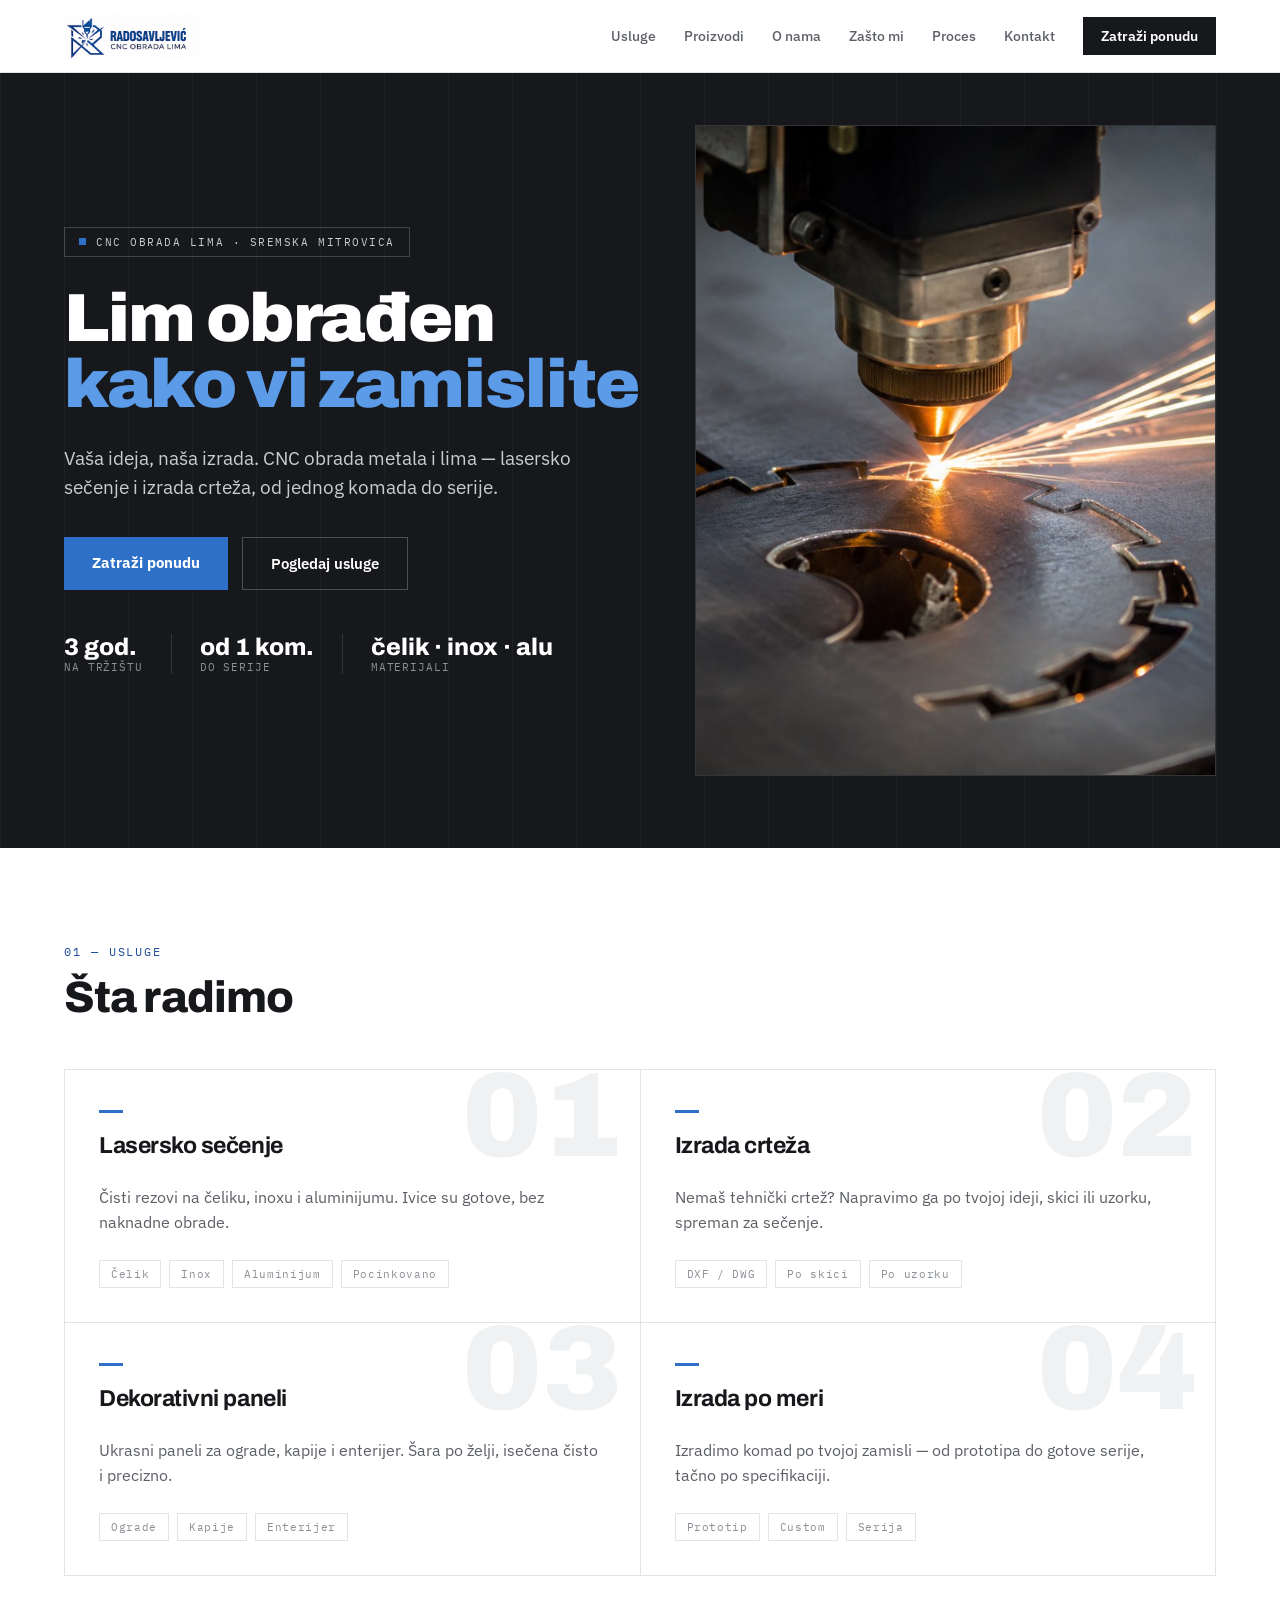
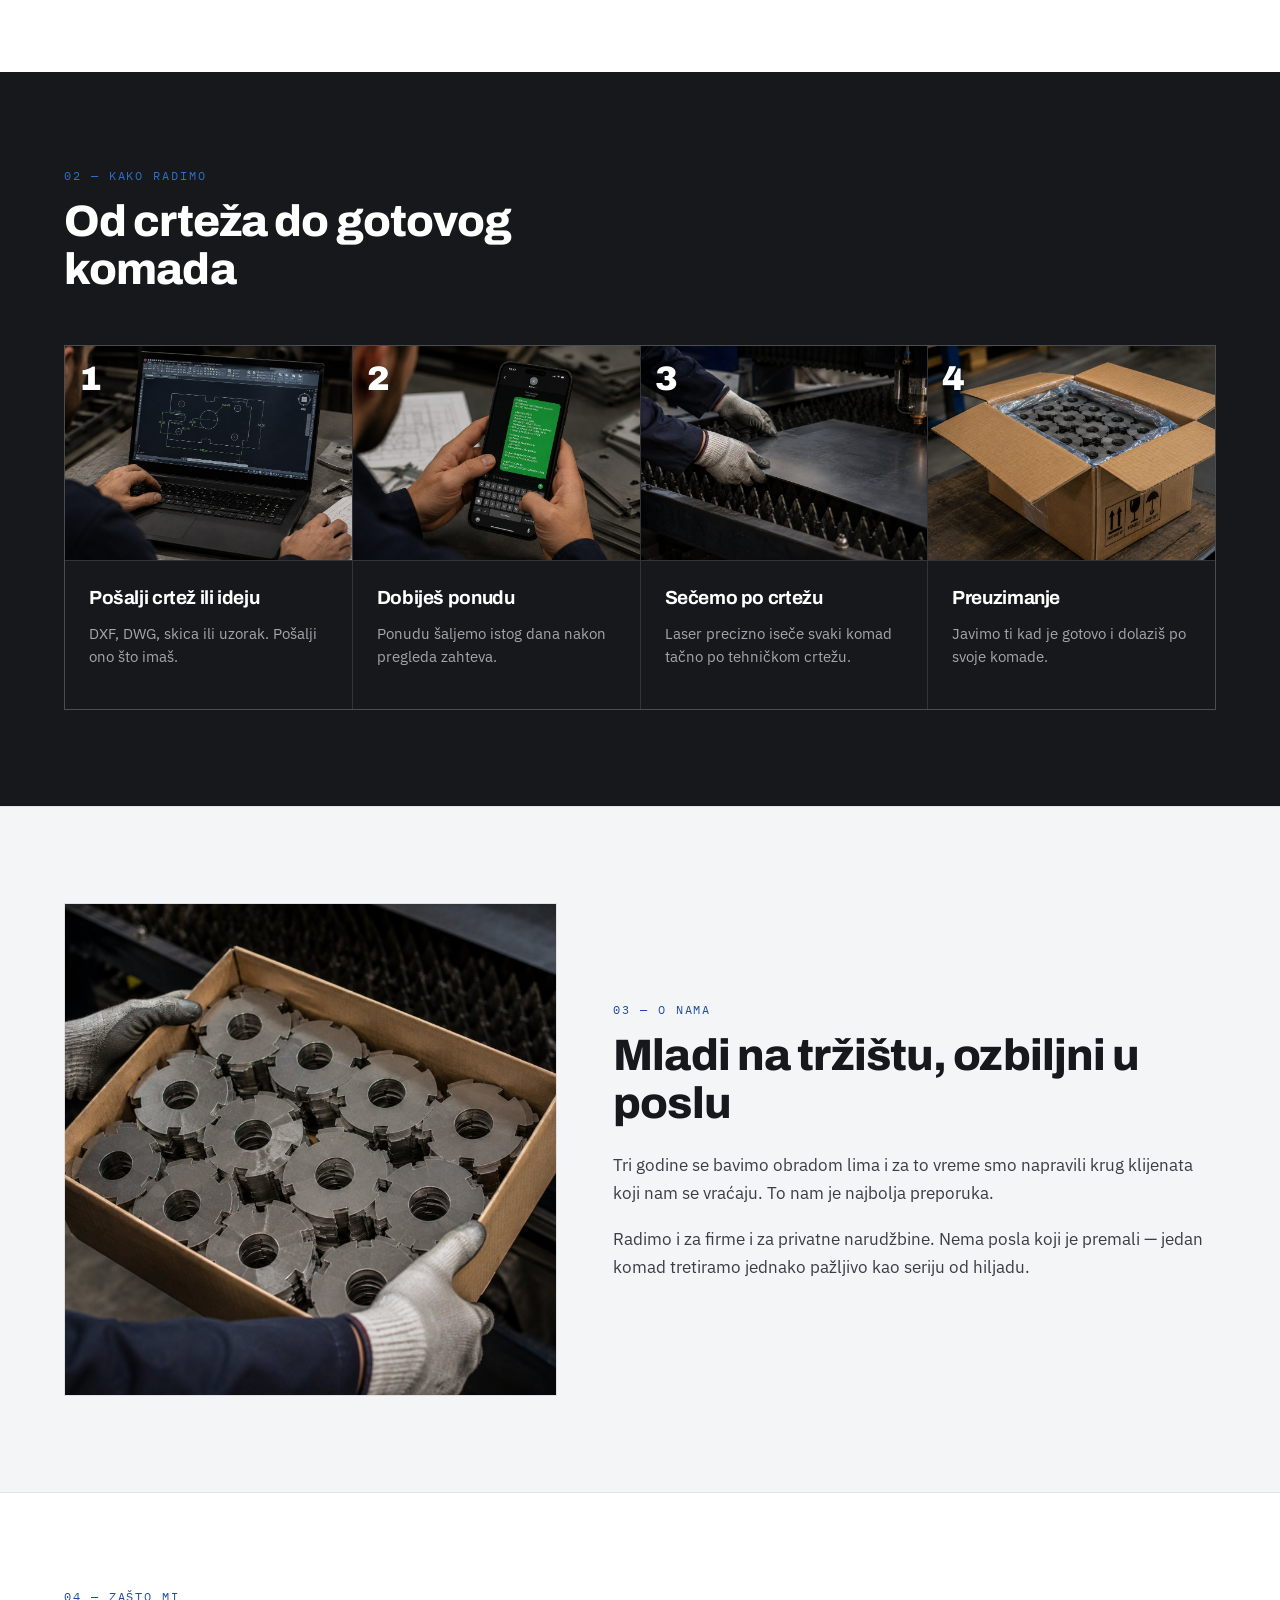
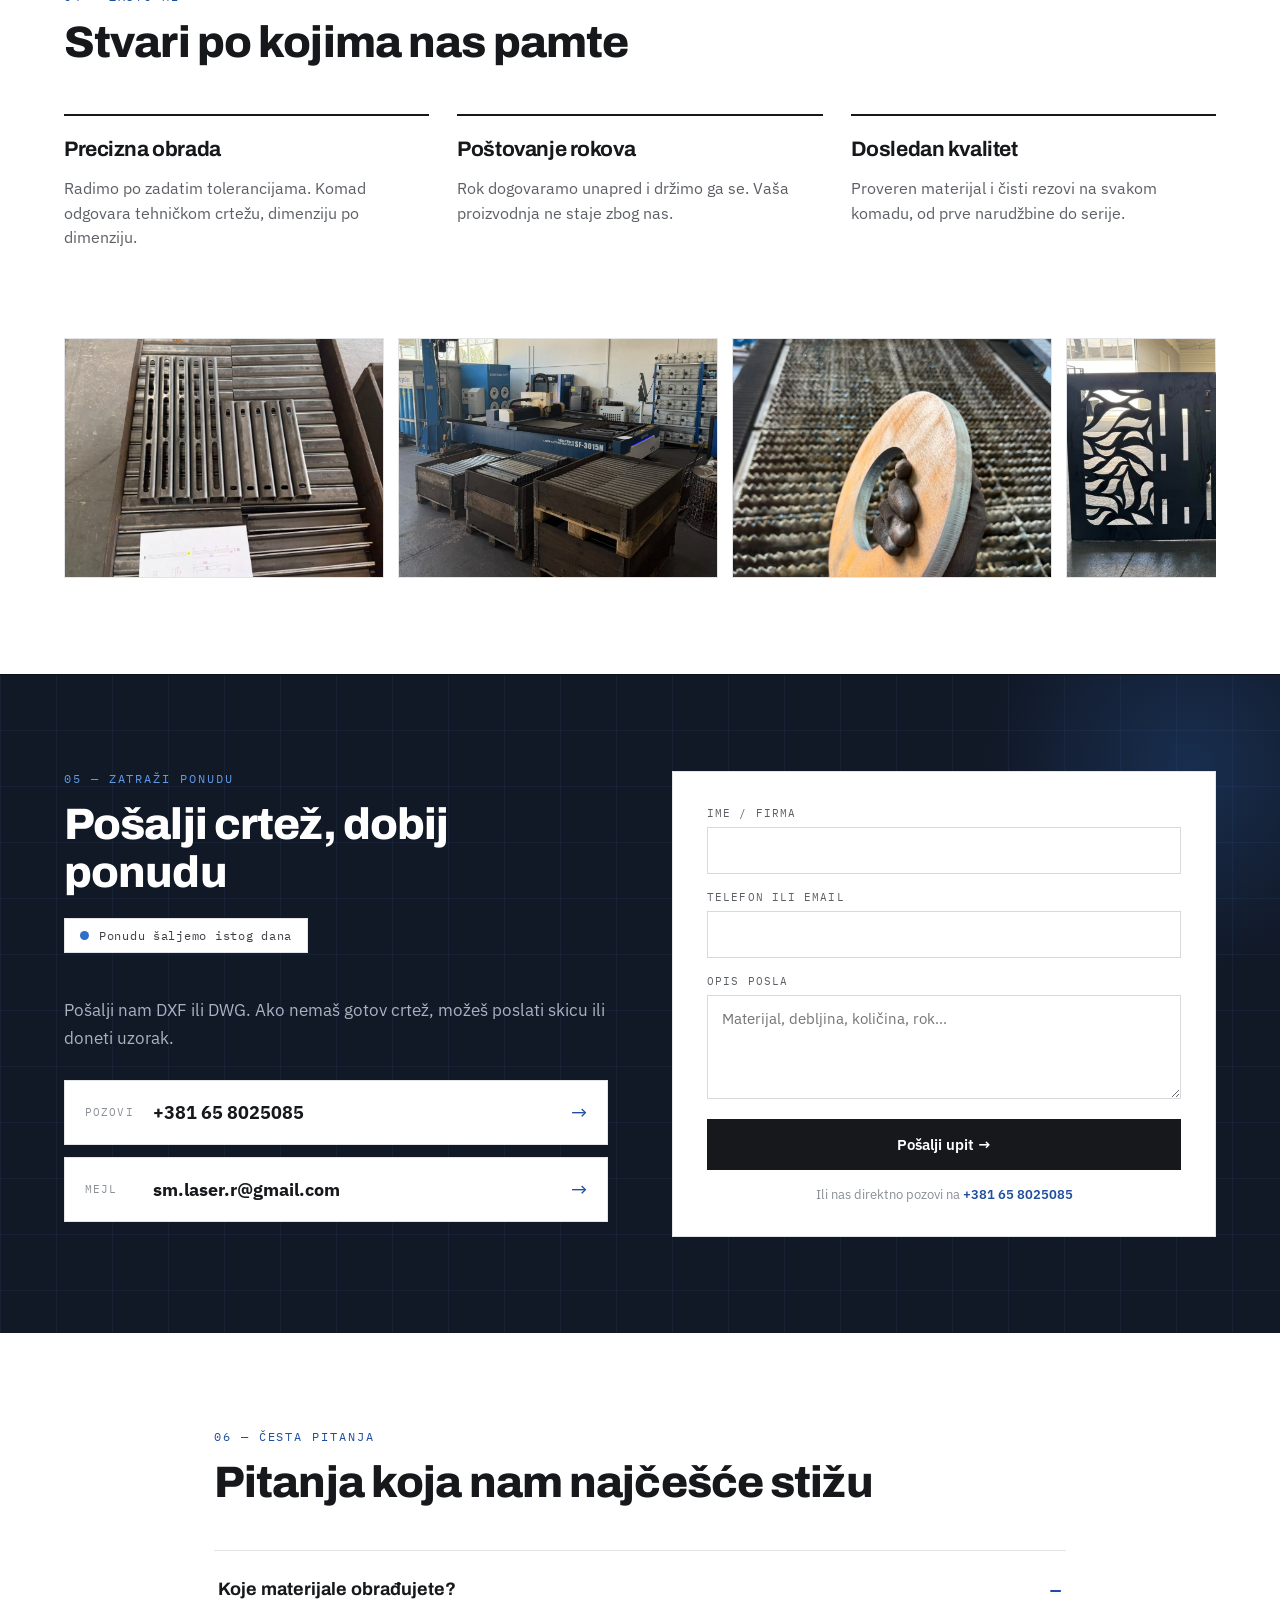
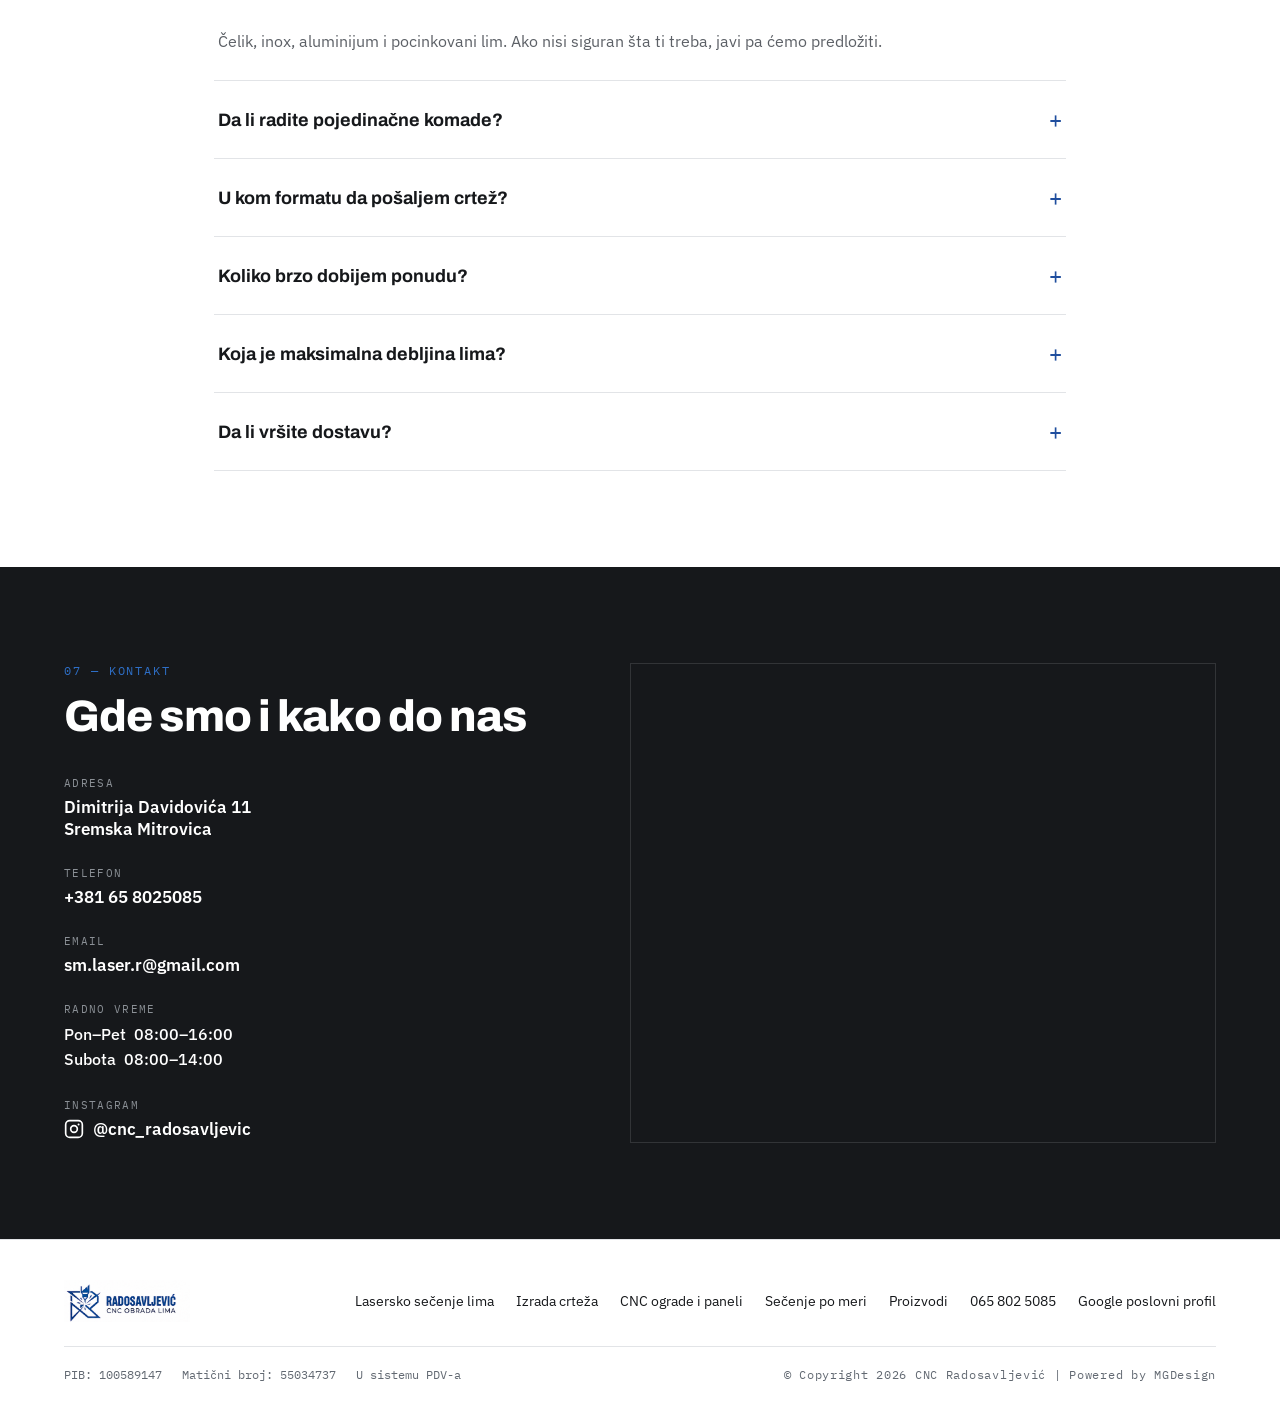
<file: index.html>
<!DOCTYPE html>
<html lang="sr">
<head>
<meta charset="utf-8">
<meta name="viewport" content="width=device-width, initial-scale=1">
<!-- Google Tag Manager -->
<script>(function(w,d,s,l,i){w[l]=w[l]||[];w[l].push({'gtm.start':
new Date().getTime(),event:'gtm.js'});var f=d.getElementsByTagName(s)[0],
j=d.createElement(s),dl=l!='dataLayer'?'&l='+l:'';j.async=true;j.src=
'https://www.googletagmanager.com/gtm.js?id='+i+dl;f.parentNode.insertBefore(j,f);
})(window,document,'script','dataLayer','GTM-P7VCT999');</script>
<!-- End Google Tag Manager -->
<title>CNC obrada metala i lima | Radosavljević — Sremska Mitrovica</title>
<meta name="description" content="CNC obrada metala i lima u Sremskoj Mitrovici. Lasersko sečenje čelika, inoxa i aluminijuma, izrada tehničkih crteža i dekorativnih panela. Od jednog komada do serije.">
<meta name="robots" content="index, follow">
<link rel="canonical" href="https://cnc-radosavljevic.com/">
<meta name="author" content="Radosavljević CNC obrada lima">
<meta name="theme-color" content="#16181b">
<link rel="icon" type="image/png" href="/favicon-96x96.png" sizes="96x96">
<link rel="icon" type="image/svg+xml" href="/favicon.svg">
<link rel="shortcut icon" href="/favicon.ico">
<link rel="apple-touch-icon" sizes="180x180" href="/apple-touch-icon.png">
<meta name="apple-mobile-web-app-title" content="CNC Radosavljević">
<link rel="manifest" href="/site.webmanifest">
<meta property="og:type" content="website">
<meta property="og:locale" content="sr_RS">
<meta property="og:site_name" content="Radosavljević CNC obrada lima">
<meta property="og:title" content="CNC obrada metala i lima | Radosavljević — Sremska Mitrovica">
<meta property="og:description" content="Lasersko sečenje čelika, inoxa i aluminijuma, izrada crteža i dekorativnih panela. Od jednog komada do serije.">
<meta property="og:url" content="https://cnc-radosavljevic.com/">
<meta property="og:image" content="https://cnc-radosavljevic.com/assets/hero-laser.jpg">
<meta name="twitter:card" content="summary_large_image">
<meta name="twitter:title" content="CNC obrada metala i lima | Radosavljević">
<meta name="twitter:description" content="Lasersko sečenje čelika, inoxa i aluminijuma u Sremskoj Mitrovici. Od jednog komada do serije.">
<meta name="twitter:image" content="https://cnc-radosavljevic.com/assets/hero-laser.jpg">
<meta name="geo.region" content="RS-07">
<meta name="geo.placename" content="Sremska Mitrovica">
<script type="application/ld+json">
{
  "@context": "https://schema.org",
  "@type": "LocalBusiness",
  "name": "Radosavljević CNC obrada lima",
  "description": "CNC obrada metala i lima: lasersko sečenje čelika, inoxa i aluminijuma, izrada tehničkih crteža, dekorativni paneli i izrada po meri.",
  "url": "https://cnc-radosavljevic.com/",
  "image": "https://cnc-radosavljevic.com/assets/hero-laser.jpg",
  "logo": "https://cnc-radosavljevic.com/favicon.png",
  "telephone": "+381658025085",
  "email": "sm.laser.r@gmail.com",
  "priceRange": "$$",
  "address": {
    "@type": "PostalAddress",
    "streetAddress": "Dimitrija Davidovića 11",
    "addressLocality": "Sremska Mitrovica",
    "postalCode": "22000",
    "addressCountry": "RS"
  },
  "geo": { "@type": "GeoCoordinates", "latitude": 44.9769, "longitude": 19.6122 },
  "openingHoursSpecification": [
    { "@type": "OpeningHoursSpecification", "dayOfWeek": ["Monday","Tuesday","Wednesday","Thursday","Friday"], "opens": "08:00", "closes": "16:00" },
    { "@type": "OpeningHoursSpecification", "dayOfWeek": ["Saturday"], "opens": "08:00", "closes": "14:00" }
  ],
  "sameAs": ["https://instagram.com/cnc_radosavljevic"],
  "areaServed": { "@type": "Country", "name": "Srbija" },
  "hasOfferCatalog": {
    "@type": "OfferCatalog",
    "name": "Usluge CNC obrade lima",
    "itemListElement": [
      { "@type": "Offer", "itemOffered": { "@type": "Service", "name": "Lasersko sečenje lima" } },
      { "@type": "Offer", "itemOffered": { "@type": "Service", "name": "Izrada tehničkih crteža" } },
      { "@type": "Offer", "itemOffered": { "@type": "Service", "name": "Dekorativni paneli" } },
      { "@type": "Offer", "itemOffered": { "@type": "Service", "name": "Izrada po meri" } }
    ]
  }
}
</script>
<link rel="preconnect" href="https://fonts.googleapis.com">
<link rel="preconnect" href="https://fonts.gstatic.com" crossorigin>
<link href="https://fonts.googleapis.com/css2?family=Archivo:wght@600;700;800;900&family=IBM+Plex+Mono:wght@400;500&family=IBM+Plex+Sans:wght@400;500;600&display=swap" rel="stylesheet">
<link rel="stylesheet" href="/assets/footer.css">
<style>
  * { box-sizing: border-box; }
  html { scroll-behavior: smooth; }
  body { margin: 0; font-family: 'IBM Plex Sans', system-ui, sans-serif; color: #16181b; background: #ffffff; -webkit-font-smoothing: antialiased; }
  a { color: #16181b; text-decoration: none; }
  a:hover { color: #1f4e9e; }
  .rc-usluge-grid a:focus-visible { outline: 3px solid #2e6fc7; outline-offset: -3px; z-index: 3; }
  h1,h2,h3,h4 { font-family: 'Archivo', system-ui, sans-serif; margin: 0; letter-spacing: -0.02em; }
  @keyframes pulseDot { 0%{ box-shadow:0 0 0 0 rgba(46,111,199,0.5);} 70%{ box-shadow:0 0 0 10px rgba(46,111,199,0);} 100%{ box-shadow:0 0 0 0 rgba(46,111,199,0);} }
  @keyframes gridDrift { 0%{ background-position:0 0, 0 0;} 100%{ background-position:56px 56px, 56px 56px;} }
  .quote-field:focus { outline:none; border-color:#2e6fc7 !important; box-shadow:0 0 0 3px rgba(46,111,199,0.12); }
  .contact-card { transition: transform .25s ease, background .25s ease, border-color .25s ease; }
  .contact-card:hover { transform: translateX(6px); background:#2e6fc7; border-color:#2e6fc7; }
  .contact-card:hover .cc-label, .contact-card:hover .cc-val { color:#fff; }
  .contact-card:hover .cc-arrow { transform: translateX(4px); color:#fff; }
  .cc-arrow { transition: transform .25s ease, color .25s ease; }
  .quote-btn { transition: background .2s ease, transform .15s ease, box-shadow .2s ease; }
  .quote-btn:hover { background:#2e6fc7; transform:translateY(-2px); box-shadow:0 8px 18px rgba(46,111,199,0.35); }
  .hero-btn-primary { transition: transform .18s ease, box-shadow .2s ease, background .2s ease; }
  .hero-btn-primary:hover { transform:translateY(-3px); background:#3f7fd6; box-shadow:0 12px 26px rgba(46,111,199,0.45); }
  .hero-btn-ghost { transition: transform .18s ease, background .2s ease, border-color .2s ease; }
  .hero-btn-ghost:hover { transform:translateY(-3px); background:rgba(255,255,255,0.08); border-color:rgba(255,255,255,0.55); color:#fff !important; }
  @keyframes marquee { 0%{ transform:translateX(0);} 100%{ transform:translateX(-50%);} }
  .gallery-track { animation: marquee 34s linear infinite; }
  .gallery-mask:hover .gallery-track { animation-play-state: paused; }
  .gallery-item img { transition: transform .35s ease; }
  .gallery-item:hover img { transform: scale(1.08); }
  @media (min-width: 861px) {
    .rc-header { position: static !important; }
  }
  @media (min-width: 861px) and (max-width: 1150px) {
    .rc-desktop-nav { gap: 16px !important; }
  }
  @media (max-width: 860px) {
    .rc-desktop-nav { display: none !important; }
    .rc-mobile-toggle { display: grid !important; place-items: center; }
    .rc-hero-grid, .rc-usluge-grid, .rc-onama-grid, .rc-zasto-grid, .rc-ponuda-grid, .rc-kontakt-grid { grid-template-columns: 1fr !important; }
    .rc-proces-grid { grid-template-columns: repeat(2, 1fr) !important; }
  }
  @media (max-width: 520px) {
    .rc-proces-grid { grid-template-columns: 1fr !important; }
    .gallery-item { width: 260px !important; }
  }
  @media (max-width: 860px) {
    .rc-hero-stats { gap: 14px !important; grid-template-columns: auto 1px auto 1px auto !important; }
    .rc-hero-stats > div:not([style*="1px"]) { border-left: 0; padding-left: 0; }
    .rc-hero-stats > div:not([style*="1px"]) > div:first-child { font-size: 15px !important; }
  }
  .quote-btn:active { transform: scale(0.98); }
  .nav-link { position:relative; transition: color .2s ease, transform .2s ease; }
  .nav-link::after { content:""; position:absolute; left:0; right:0; bottom:-6px; height:2px; background:#2e6fc7; transform:scaleX(0); transform-origin:left; transition:transform .25s ease; }
  .nav-link:hover { color:#16181b !important; transform:translateY(-2px); }
  .nav-link:hover::after { transform:scaleX(1); }

  [hidden] { display:none !important; }
  .rc-mobile-menu { display:none; }
  .rc-mobile-toggle { list-style:none; position:absolute; top:15px; right:24px; }
  .rc-mobile-toggle::-webkit-details-marker { display:none; }
  .rc-mobile-toggle::marker { content:""; }
  @media (max-width:860px) { .rc-mobile-menu { display:block; } }
  .rc-service-card { background:#fff; padding:40px 34px 34px; position:relative; overflow:hidden; cursor:pointer; transition:background .25s ease, transform .25s ease, box-shadow .25s ease; min-height:252px; display:flex; flex-direction:column; transform:translateY(0); box-shadow:0 0 0 rgba(0,0,0,0); z-index:1; }
  .rc-service-card:hover { background:#16181b; transform:translateY(-8px); box-shadow:0 20px 38px rgba(0,0,0,0.28); z-index:2; }
  .rc-service-ghost { position:absolute; top:-14px; right:18px; font-family:'Archivo'; font-weight:900; font-size:120px; line-height:1; color:#f0f1f2; transition:color .25s ease; pointer-events:none; }
  .rc-service-card:hover .rc-service-ghost { color:rgba(94,155,232,0.16); }
  .rc-service-bar { width:24px; height:3px; background:#2e6fc7; margin-bottom:20px; transition:width .25s ease; }
  .rc-service-card:hover .rc-service-bar { width:48px; }
  .rc-service-title { font-size:23px; font-weight:700; margin-bottom:12px; color:#16181b; position:relative; transition:color .25s ease; }
  .rc-service-card:hover .rc-service-title { color:#fff; }
  .rc-service-desc { font-size:15.5px; line-height:1.6; color:#5c6066; position:relative; margin-bottom:22px; transition:color .25s ease; }
  .rc-service-card:hover .rc-service-desc { color:#a3a7ad; }
  .rc-service-tags { display:flex; flex-wrap:wrap; gap:8px; margin-top:auto; position:relative; }
  .rc-service-tag { font-family:'IBM Plex Mono'; font-size:11px; letter-spacing:0.06em; padding:6px 11px; border:1px solid #e2e4e7; color:#8b9096; transition:all .25s ease; }
  .rc-service-card:hover .rc-service-tag { border-color:rgba(255,255,255,0.22); color:#c9ccd1; }
  .rc-step-card { background:#16181b; display:flex; flex-direction:column; transform:translateY(0); box-shadow:0 0 0 rgba(0,0,0,0); z-index:1; position:relative; transition:transform .3s ease, box-shadow .3s ease; }
  .rc-step-card:hover { transform:translateY(-10px); box-shadow:0 22px 40px rgba(0,0,0,0.5); z-index:2; }
  .rc-step-image { width:100%; height:100%; object-fit:cover; display:block; transform:scale(1); transition:transform .35s ease; }
  .rc-step-card:hover .rc-step-image { transform:scale(1.08); }
</style>
</head>
<body>
<!-- Google Tag Manager (noscript) -->
<noscript><iframe src="https://www.googletagmanager.com/ns.html?id=GTM-P7VCT999"
height="0" width="0" style="display:none;visibility:hidden"></iframe></noscript>
<!-- End Google Tag Manager (noscript) -->
<div style="width:100%; overflow-x:clip;">

  <svg width="0" height="0" style="position:absolute;" aria-hidden="true">
    <filter id="sharpen">
      <feConvolveMatrix order="3" preserveAlpha="true" kernelMatrix="0 -0.6 0  -0.6 3.4 -0.6  0 -0.6 0"></feConvolveMatrix>
    </filter>
  </svg>

  <header class="rc-header" style="position:sticky; top:0; z-index:50; background:rgba(255,255,255,0.92); backdrop-filter:blur(10px); border-bottom:1px solid #e2e4e7;">
    <div data-nosnippet style="max-width:1200px; margin:0 auto; padding:0 24px; height:72px; display:flex; align-items:center; justify-content:space-between; gap:24px;">
      <a href="#top" style="display:flex; align-items:center;">
        <img src="assets/logo.png" alt="Radosavljević CNC obrada lima" style="height:46px; width:auto; display:block;" />
      </a>
      <nav class="rc-desktop-nav" aria-label="Glavna navigacija" style="display:flex; align-items:center; gap:28px;">
        <a href="#usluge" class="nav-link" style="font-size:14px; font-weight:500; color:#5c6066;">Usluge</a>
        <a href="/proizvodi/" class="nav-link" style="font-size:14px; font-weight:500; color:#5c6066;">Proizvodi</a>
        <a href="#onama" class="nav-link" style="font-size:14px; font-weight:500; color:#5c6066;">O nama</a>
        <a href="#zasto" class="nav-link" style="font-size:14px; font-weight:500; color:#5c6066;">Zašto mi</a>
        <a href="#proces" class="nav-link" style="font-size:14px; font-weight:500; color:#5c6066;">Proces</a>
        <a href="#kontakt" class="nav-link" style="font-size:14px; font-weight:500; color:#5c6066;">Kontakt</a>
        <a href="#ponuda" class="quote-btn" style="font-size:14px; font-weight:600; color:#fff; background:#16181b; padding:10px 18px;">Zatraži ponudu</a>
      </nav>
    </div>
    <details class="rc-mobile-menu">
      <summary aria-label="Meni" class="rc-mobile-toggle" style="background:none; border:1px solid #e2e4e7; width:42px; height:42px; cursor:pointer; font-size:20px;">≡</summary>
      <nav id="home-mobile-nav" aria-label="Mobilna navigacija" style="border-top:1px solid #e2e4e7; padding:12px 24px; display:flex; flex-direction:column; gap:4px;">
        <a href="#usluge" style="padding:12px 0; font-weight:500; border-bottom:1px solid #f0f1f2;">Usluge</a>
        <a href="/proizvodi/" style="padding:12px 0; font-weight:500; border-bottom:1px solid #f0f1f2;">Proizvodi</a>
        <a href="#onama" style="padding:12px 0; font-weight:500; border-bottom:1px solid #f0f1f2;">O nama</a>
        <a href="#zasto" style="padding:12px 0; font-weight:500; border-bottom:1px solid #f0f1f2;">Zašto mi</a>
        <a href="#proces" style="padding:12px 0; font-weight:500; border-bottom:1px solid #f0f1f2;">Proces</a>
        <a href="#kontakt" style="padding:12px 0; font-weight:500;">Kontakt</a>
        <a href="#ponuda" style="margin-top:8px; text-align:center; padding:14px 0; font-weight:600; color:#fff; background:#16181b;">Zatraži ponudu</a>
      </nav>
    </details>
  </header>

  <main id="top">

    <!-- HERO -->
    <section style="position:relative; background:#16181b; color:#fff; overflow:hidden;">
      <div style="position:absolute; inset:0; background-image:repeating-linear-gradient(90deg, rgba(255,255,255,0.04) 0 1px, transparent 1px 64px); pointer-events:none;"></div>
      <div class="rc-hero-grid" style="max-width:1200px; margin:0 auto; padding:52px 24px 72px; display:grid; grid-template-columns:1.05fr 0.95fr; gap:56px; align-items:center; position:relative;">
        <div>
          <div style="display:inline-flex; align-items:center; gap:10px; border:1px solid rgba(255,255,255,0.18); padding:7px 14px; font-family:'IBM Plex Mono'; font-size:11px; letter-spacing:0.14em; color:#c9ccd1; margin-bottom:28px;">
            <span style="width:7px; height:7px; background:#2e6fc7; display:inline-block;"></span>CNC OBRADA LIMA · SREMSKA MITROVICA
          </div>
          <h1 style="font-size:clamp(40px,5.4vw,68px); font-weight:900; line-height:0.98;">Lim obrađen<br> <span style="color:#5b9be8;">kako vi zamislite</span></h1>
          <p style="font-size:19px; line-height:1.55; color:#c9ccd1; max-width:520px; margin:26px 0 34px;">Vaša ideja, naša izrada. CNC obrada metala i lima — lasersko sečenje i izrada crteža, od jednog komada do serije.</p>
          <div data-nosnippet style="display:flex; gap:14px; flex-wrap:wrap;">
            <a href="#ponuda" class="hero-btn-primary" style="background:#2e6fc7; color:#fff; font-weight:700; padding:16px 28px; font-size:15px;">Zatraži ponudu</a>
            <a href="#usluge" class="hero-btn-ghost" style="border:1px solid rgba(255,255,255,0.24); color:#fff; font-weight:600; padding:16px 28px; font-size:15px;">Pogledaj usluge</a>
          </div>
          <div class="rc-hero-stats" data-nosnippet style="display:grid; grid-template-columns:auto 1px auto 1px auto; align-items:center; gap:28px; margin-top:44px; justify-content:start;">
            <div><div style="font-family:'Archivo'; font-weight:800; font-size:24px; white-space:nowrap;">3 god.</div><div style="font-family:'IBM Plex Mono'; font-size:11px; color:#8b9096; letter-spacing:0.08em;">NA TRŽIŠTU</div></div>
            <div style="width:1px; align-self:stretch; background:rgba(255,255,255,0.12);"></div>
            <div><div style="font-family:'Archivo'; font-weight:800; font-size:24px; white-space:nowrap;">od 1 kom.</div><div style="font-family:'IBM Plex Mono'; font-size:11px; color:#8b9096; letter-spacing:0.08em;">DO SERIJE</div></div>
            <div style="width:1px; align-self:stretch; background:rgba(255,255,255,0.12);"></div>
            <div><div style="font-family:'Archivo'; font-weight:800; font-size:24px; white-space:nowrap;">čelik · inox · alu</div><div style="font-family:'IBM Plex Mono'; font-size:11px; color:#8b9096; letter-spacing:0.08em;">MATERIJALI</div></div>
          </div>
        </div>
        <div style="aspect-ratio:4/5; border:1px solid rgba(255,255,255,0.12); overflow:hidden; position:relative;">
          <img src="assets/hero-laser.jpg" alt="CNC lasersko sečenje lima u radu — Radosavljević, Sremska Mitrovica" width="1400" height="1750" style="width:100%; height:100%; object-fit:cover; display:block;" />
        </div>
      </div>
    </section>

    <!-- USLUGE -->
    <section id="usluge" style="max-width:1200px; margin:0 auto; padding:96px 24px;">
      <div style="margin-bottom:48px;">
        <div style="font-family:'IBM Plex Mono'; font-size:12px; letter-spacing:0.16em; color:#1f4e9e; margin-bottom:14px;">01 — USLUGE</div>
        <h2 style="font-size:clamp(30px,4vw,44px); font-weight:800; max-width:560px;">Šta radimo</h2>
      </div>
      <div class="rc-usluge-grid" style="display:grid; grid-template-columns:repeat(2,1fr); gap:1px; background:#e2e4e7; border:1px solid #e2e4e7;">
          <a class="rc-service-card" href="/lasersko-secenje-lima/">
            <div class="rc-service-ghost" aria-hidden="true">01</div>
            <div class="rc-service-bar" aria-hidden="true"></div>
            <h3 class="rc-service-title">Lasersko sečenje</h3>
            <p class="rc-service-desc">Čisti rezovi na čeliku, inoxu i aluminijumu. Ivice su gotove, bez naknadne obrade.</p>
            <div class="rc-service-tags"><span class="rc-service-tag">Čelik</span><span class="rc-service-tag">Inox</span><span class="rc-service-tag">Aluminijum</span><span class="rc-service-tag">Pocinkovano</span></div>
          </a>
          <a class="rc-service-card" href="/izrada-crteza-za-cnc-secenje/">
            <div class="rc-service-ghost" aria-hidden="true">02</div>
            <div class="rc-service-bar" aria-hidden="true"></div>
            <h3 class="rc-service-title">Izrada crteža</h3>
            <p class="rc-service-desc">Nemaš tehnički crtež? Napravimo ga po tvojoj ideji, skici ili uzorku, spreman za sečenje.</p>
            <div class="rc-service-tags"><span class="rc-service-tag">DXF / DWG</span><span class="rc-service-tag">Po skici</span><span class="rc-service-tag">Po uzorku</span></div>
          </a>
          <a class="rc-service-card" href="/cnc-ograde/">
            <div class="rc-service-ghost" aria-hidden="true">03</div>
            <div class="rc-service-bar" aria-hidden="true"></div>
            <h3 class="rc-service-title">Dekorativni paneli</h3>
            <p class="rc-service-desc">Ukrasni paneli za ograde, kapije i enterijer. Šara po želji, isečena čisto i precizno.</p>
            <div class="rc-service-tags"><span class="rc-service-tag">Ograde</span><span class="rc-service-tag">Kapije</span><span class="rc-service-tag">Enterijer</span></div>
          </a>
          <a class="rc-service-card" href="/usluzno-secenje-lima/">
            <div class="rc-service-ghost" aria-hidden="true">04</div>
            <div class="rc-service-bar" aria-hidden="true"></div>
            <h3 class="rc-service-title">Izrada po meri</h3>
            <p class="rc-service-desc">Izradimo komad po tvojoj zamisli — od prototipa do gotove serije, tačno po specifikaciji.</p>
            <div class="rc-service-tags"><span class="rc-service-tag">Prototip</span><span class="rc-service-tag">Custom</span><span class="rc-service-tag">Serija</span></div>
          </a>
      </div>
    </section>
    <section id="proces" style="background:#16181b; color:#fff;">
      <div style="max-width:1200px; margin:0 auto; padding:96px 24px;">
        <div style="font-family:'IBM Plex Mono'; font-size:12px; letter-spacing:0.16em; color:#2e6fc7; margin-bottom:14px;">02 — KAKO RADIMO</div>
        <h2 style="font-size:clamp(30px,4vw,44px); font-weight:800; margin-bottom:52px; max-width:620px;">Od crteža do gotovog komada</h2>
        <div class="rc-proces-grid" style="display:grid; grid-template-columns:repeat(4,1fr); gap:1px; background:rgba(255,255,255,0.12); border:1px solid rgba(255,255,255,0.12);">
          <div class="rc-step-card">
            <div style="aspect-ratio:4/3; overflow:hidden; border-bottom:1px solid rgba(255,255,255,0.12); position:relative;">
              <img class="rc-step-image" src="assets/proces-1.jpg" alt="Pošalji crtež ili ideju — CNC obrada lima" loading="lazy">
              <div style="position:absolute; top:14px; left:14px; font-family:'Archivo'; font-weight:900; font-size:34px; color:#fff; text-shadow:0 2px 12px rgba(0,0,0,0.7);">1</div>
            </div>
            <div style="padding:26px 24px;">
              <h3 style="font-size:19px; font-weight:700; margin-bottom:10px;">Pošalji crtež ili ideju</h3>
              <p style="font-size:14.5px; color:#a3a7ad; line-height:1.6;">DXF, DWG, skica ili uzorak. Pošalji ono što imaš.</p>
            </div>
          </div>
          <div class="rc-step-card">
            <div style="aspect-ratio:4/3; overflow:hidden; border-bottom:1px solid rgba(255,255,255,0.12); position:relative;">
              <img class="rc-step-image" src="assets/proces-2.jpg" alt="Dobiješ ponudu — CNC obrada lima" loading="lazy">
              <div style="position:absolute; top:14px; left:14px; font-family:'Archivo'; font-weight:900; font-size:34px; color:#fff; text-shadow:0 2px 12px rgba(0,0,0,0.7);">2</div>
            </div>
            <div style="padding:26px 24px;">
              <h3 style="font-size:19px; font-weight:700; margin-bottom:10px;">Dobiješ ponudu</h3>
              <p style="font-size:14.5px; color:#a3a7ad; line-height:1.6;">Ponudu šaljemo istog dana nakon pregleda zahteva.</p>
            </div>
          </div>
          <div class="rc-step-card">
            <div style="aspect-ratio:4/3; overflow:hidden; border-bottom:1px solid rgba(255,255,255,0.12); position:relative;">
              <img class="rc-step-image" src="assets/proces-3.jpg" alt="Sečemo po crtežu — CNC obrada lima" loading="lazy">
              <div style="position:absolute; top:14px; left:14px; font-family:'Archivo'; font-weight:900; font-size:34px; color:#fff; text-shadow:0 2px 12px rgba(0,0,0,0.7);">3</div>
            </div>
            <div style="padding:26px 24px;">
              <h3 style="font-size:19px; font-weight:700; margin-bottom:10px;">Sečemo po crtežu</h3>
              <p style="font-size:14.5px; color:#a3a7ad; line-height:1.6;">Laser precizno iseče svaki komad tačno po tehničkom crtežu.</p>
            </div>
          </div>
          <div class="rc-step-card">
            <div style="aspect-ratio:4/3; overflow:hidden; border-bottom:1px solid rgba(255,255,255,0.12); position:relative;">
              <img class="rc-step-image" src="assets/proces-4.jpg" alt="Preuzimanje — CNC obrada lima" loading="lazy">
              <div style="position:absolute; top:14px; left:14px; font-family:'Archivo'; font-weight:900; font-size:34px; color:#fff; text-shadow:0 2px 12px rgba(0,0,0,0.7);">4</div>
            </div>
            <div style="padding:26px 24px;">
              <h3 style="font-size:19px; font-weight:700; margin-bottom:10px;">Preuzimanje</h3>
              <p style="font-size:14.5px; color:#a3a7ad; line-height:1.6;">Javimo ti kad je gotovo i dolaziš po svoje komade.</p>
            </div>
          </div>
        </div>
      </div>
    </section>

    <!-- O NAMA -->
    <section id="onama" style="background:#f4f5f6; border-top:1px solid #e2e4e7; border-bottom:1px solid #e2e4e7;">
      <div class="rc-onama-grid" style="max-width:1200px; margin:0 auto; padding:96px 24px; display:grid; grid-template-columns:0.9fr 1.1fr; gap:56px; align-items:center;">
        <div style="aspect-ratio:1/1; border:1px solid #dfe1e4; overflow:hidden;">
          <img src="assets/onama.jpg" alt="Serija lasersko sečenih komada lima iz radionice" loading="lazy" style="width:100%; height:100%; object-fit:cover; display:block;" />
        </div>
        <div>
          <div style="font-family:'IBM Plex Mono'; font-size:12px; letter-spacing:0.16em; color:#1f4e9e; margin-bottom:14px;">03 — O NAMA</div>
          <h2 style="font-size:clamp(30px,4vw,44px); font-weight:800; margin-bottom:24px; max-width:560px;">Mladi na tržištu, ozbiljni u poslu</h2>
          <p style="font-size:17px; color:#3a3d42; line-height:1.65; margin-bottom:18px;">Tri godine se bavimo obradom lima i za to vreme smo napravili krug klijenata koji nam se vraćaju. To nam je najbolja preporuka.</p>
          <p style="font-size:17px; color:#3a3d42; line-height:1.65;">Radimo i za firme i za privatne narudžbine. Nema posla koji je premali — jedan komad tretiramo jednako pažljivo kao seriju od hiljadu.</p>
        </div>
      </div>
    </section>

    <!-- ZASTO MI -->
    <section id="zasto" style="max-width:1200px; margin:0 auto; padding:96px 24px;">
      <div style="font-family:'IBM Plex Mono'; font-size:12px; letter-spacing:0.16em; color:#1f4e9e; margin-bottom:14px;">04 — ZAŠTO MI</div>
      <h2 style="font-size:clamp(30px,4vw,44px); font-weight:800; margin-bottom:48px; max-width:620px;">Stvari po kojima nas pamte</h2>
      <div class="rc-zasto-grid" style="display:grid; grid-template-columns:repeat(3,1fr); gap:28px;">
        <div style="border-top:2px solid #16181b; padding-top:22px;">
          <h3 style="font-size:21px; font-weight:700; margin-bottom:12px;">Precizna obrada</h3>
          <p style="font-size:15.5px; color:#5c6066; line-height:1.6;">Radimo po zadatim tolerancijama. Komad odgovara tehničkom crtežu, dimenziju po dimenziju.</p>
        </div>
        <div style="border-top:2px solid #16181b; padding-top:22px;">
          <h3 style="font-size:21px; font-weight:700; margin-bottom:12px;">Poštovanje rokova</h3>
          <p style="font-size:15.5px; color:#5c6066; line-height:1.6;">Rok dogovaramo unapred i držimo ga se. Vaša proizvodnja ne staje zbog nas.</p>
        </div>
        <div style="border-top:2px solid #16181b; padding-top:22px;">
          <h3 style="font-size:21px; font-weight:700; margin-bottom:12px;">Dosledan kvalitet</h3>
          <p style="font-size:15.5px; color:#5c6066; line-height:1.6;">Proveren materijal i čisti rezovi na svakom komadu, od prve narudžbine do serije.</p>
        </div>
      </div>

      <div style="margin-top:72px;">
        <div class="gallery-mask" style="overflow:hidden;">
          <div class="gallery-track" style="display:flex; gap:14px; width:max-content;">
            <div class="gallery-item" style="flex:0 0 auto; width:320px; aspect-ratio:4/3; overflow:hidden; position:relative; border:1px solid #e2e4e7;">
              <img src="assets/galerija-1.jpg" alt="Isečeni metalni profili uz papirni crtež" loading="lazy" style="width:100%; height:100%; object-fit:cover; display:block; background:transparent;">
            </div>
            <div class="gallery-item" style="flex:0 0 auto; width:320px; aspect-ratio:4/3; overflow:hidden; position:relative; border:1px solid #e2e4e7;">
              <img src="assets/galerija-2.jpg" alt="Laserska mašina SENFENG u radionici" loading="lazy" style="width:100%; height:100%; object-fit:cover; display:block; background:transparent;">
            </div>
            <div class="gallery-item" style="flex:0 0 auto; width:320px; aspect-ratio:4/3; overflow:hidden; position:relative; border:1px solid #e2e4e7;">
              <img src="assets/galerija-3.jpg" alt="Isečen metalni prsten na radnom stolu" loading="lazy" style="width:100%; height:100%; object-fit:cover; display:block; background:transparent;">
            </div>
            <div class="gallery-item" style="flex:0 0 auto; width:320px; aspect-ratio:4/3; overflow:hidden; position:relative; border:1px solid #e2e4e7;">
              <img src="assets/galerija-4.jpg" alt="Crni dekorativni metalni panel" loading="lazy" style="width:100%; height:100%; object-fit:cover; display:block; background:transparent;">
            </div>
            <div class="gallery-item" style="flex:0 0 auto; width:320px; aspect-ratio:4/3; overflow:hidden; position:relative; border:1px solid #e2e4e7;">
              <img src="assets/galerija-5.jpg" alt="Laserski isečeni metalni delovi" loading="lazy" style="width:100%; height:100%; object-fit:cover; display:block; background:transparent;">
            </div>
            <div class="gallery-item" style="flex:0 0 auto; width:320px; aspect-ratio:4/3; overflow:hidden; position:relative; border:1px solid #e2e4e7;">
              <img src="assets/galerija-6.jpg" alt="Sečenje metalnog logotipa na mašini" loading="lazy" style="width:100%; height:100%; object-fit:cover; display:block; background:transparent;">
            </div>
            <div class="gallery-item" style="flex:0 0 auto; width:320px; aspect-ratio:4/3; overflow:hidden; position:relative; border:1px solid #e2e4e7;">
              <img src="assets/galerija-1.jpg" alt="Isečeni metalni profili uz papirni crtež" loading="lazy" style="width:100%; height:100%; object-fit:cover; display:block; background:transparent;">
            </div>
            <div class="gallery-item" style="flex:0 0 auto; width:320px; aspect-ratio:4/3; overflow:hidden; position:relative; border:1px solid #e2e4e7;">
              <img src="assets/galerija-2.jpg" alt="Laserska mašina SENFENG u radionici" loading="lazy" style="width:100%; height:100%; object-fit:cover; display:block; background:transparent;">
            </div>
            <div class="gallery-item" style="flex:0 0 auto; width:320px; aspect-ratio:4/3; overflow:hidden; position:relative; border:1px solid #e2e4e7;">
              <img src="assets/galerija-3.jpg" alt="Isečen metalni prsten na radnom stolu" loading="lazy" style="width:100%; height:100%; object-fit:cover; display:block; background:transparent;">
            </div>
            <div class="gallery-item" style="flex:0 0 auto; width:320px; aspect-ratio:4/3; overflow:hidden; position:relative; border:1px solid #e2e4e7;">
              <img src="assets/galerija-4.jpg" alt="Crni dekorativni metalni panel" loading="lazy" style="width:100%; height:100%; object-fit:cover; display:block; background:transparent;">
            </div>
            <div class="gallery-item" style="flex:0 0 auto; width:320px; aspect-ratio:4/3; overflow:hidden; position:relative; border:1px solid #e2e4e7;">
              <img src="assets/galerija-5.jpg" alt="Laserski isečeni metalni delovi" loading="lazy" style="width:100%; height:100%; object-fit:cover; display:block; background:transparent;">
            </div>
            <div class="gallery-item" style="flex:0 0 auto; width:320px; aspect-ratio:4/3; overflow:hidden; position:relative; border:1px solid #e2e4e7;">
              <img src="assets/galerija-6.jpg" alt="Sečenje metalnog logotipa na mašini" loading="lazy" style="width:100%; height:100%; object-fit:cover; display:block; background:transparent;">
            </div>
          </div>
        </div>
      </div>
    </section>
    <section id="ponuda" style="position:relative; background:#111826; border-top:1px solid #0c1119; color:#fff; overflow:hidden;">
      <div style="position:absolute; inset:0; background-image:repeating-linear-gradient(90deg, rgba(94,155,232,0.07) 0 1px, transparent 1px 56px), repeating-linear-gradient(0deg, rgba(94,155,232,0.07) 0 1px, transparent 1px 56px); background-size:56px 56px; animation:gridDrift 18s linear infinite; pointer-events:none;"></div>
      <div style="position:absolute; top:-120px; right:-120px; width:420px; height:420px; background:radial-gradient(circle, rgba(46,111,199,0.25), transparent 70%); pointer-events:none;"></div>
      <div class="rc-ponuda-grid" style="position:relative; max-width:1200px; margin:0 auto; padding:96px 24px; display:grid; grid-template-columns:1fr 1fr; gap:64px; align-items:start;">
        <div>
          <div style="font-family:'IBM Plex Mono'; font-size:12px; letter-spacing:0.16em; color:#5e9be8; margin-bottom:14px;">05 — ZATRAŽI PONUDU</div>
          <h2 style="font-size:clamp(30px,4vw,44px); font-weight:800; margin-bottom:22px;">Pošalji crtež, dobij ponudu</h2>
          <div style="display:inline-flex; align-items:center; gap:10px; background:#fff; border:1px solid #e2e4e7; padding:9px 15px; margin-bottom:26px;">
            <span style="width:9px; height:9px; border-radius:50%; background:#2e6fc7; display:inline-block; animation:pulseDot 2s infinite;"></span>
            <span style="font-family:'IBM Plex Mono'; font-size:12px; letter-spacing:0.06em; color:#3a3d42;">Ponudu šaljemo istog dana</span>
          </div>
          <p style="font-size:17px; color:#a9b2c0; line-height:1.65; margin-bottom:28px;">Pošalji nam DXF ili DWG. Ako nemaš gotov crtež, možeš poslati skicu ili doneti uzorak.</p>
          <div style="display:flex; flex-direction:column; gap:12px;">
            <a href="tel:+381658025085" class="contact-card" style="display:flex; align-items:center; gap:16px; background:#fff; border:1px solid #e2e4e7; padding:18px 20px; text-decoration:none;">
              <span class="cc-label" style="font-family:'IBM Plex Mono'; font-size:11px; color:#8b9096; width:52px; letter-spacing:0.1em;">POZOVI</span>
              <span class="cc-val" style="font-size:18px; font-weight:700; color:#16181b;">+381 65 8025085</span>
              <span class="cc-arrow" style="margin-left:auto; font-size:20px; color:#1f4e9e;">→</span>
            </a>
            <a href="mailto:sm.laser.r@gmail.com" class="contact-card" style="display:flex; align-items:center; gap:16px; background:#fff; border:1px solid #e2e4e7; padding:18px 20px; text-decoration:none;">
              <span class="cc-label" style="font-family:'IBM Plex Mono'; font-size:11px; color:#8b9096; width:52px; letter-spacing:0.1em;">MEJL</span>
              <span class="cc-val" style="font-size:18px; font-weight:700; color:#16181b;">sm.laser.r@gmail.com</span>
              <span class="cc-arrow" style="margin-left:auto; font-size:20px; color:#1f4e9e;">→</span>
            </a>
          </div>
        </div>
        <div data-nosnippet style="background:#fff; border:1px solid #e2e4e7; padding:34px;">
          <div id="home-form-success" hidden style="padding:40px 8px; text-align:center;">
              <div style="width:56px; height:56px; background:#16181b; color:#fff; display:grid; place-items:center; font-size:26px; margin:0 auto 20px;">✓</div>
              <h3 style="font-size:22px; font-weight:700; margin-bottom:10px;">Upit je poslat</h3>
              <p style="font-size:15.5px; color:#5c6066; line-height:1.6;">Ponudu šaljemo istog dana nakon pregleda zahteva. Hvala!</p>
            </div>

          <form id="home-quote-form">
              <div style="display:flex; flex-direction:column; gap:16px;">
                <div>
                  <label for="home-ime" style="display:block; font-family:'IBM Plex Mono'; font-size:11px; letter-spacing:0.1em; color:#5c6066; margin-bottom:7px;">IME / FIRMA</label>
                  <input id="home-ime" required name="ime" class="quote-field" style="width:100%; padding:13px 14px; border:1px solid #d7d9dc; font-family:inherit; font-size:15px; background:#fff; transition:border-color .2s ease, box-shadow .2s ease;" />
                </div>
                <div>
                  <label for="home-kontakt" style="display:block; font-family:'IBM Plex Mono'; font-size:11px; letter-spacing:0.1em; color:#5c6066; margin-bottom:7px;">TELEFON ILI EMAIL</label>
                  <input id="home-kontakt" required name="kontakt" class="quote-field" style="width:100%; padding:13px 14px; border:1px solid #d7d9dc; font-family:inherit; font-size:15px; background:#fff; transition:border-color .2s ease, box-shadow .2s ease;" />
                </div>
                <div>
                  <label for="home-opis" style="display:block; font-family:'IBM Plex Mono'; font-size:11px; letter-spacing:0.1em; color:#5c6066; margin-bottom:7px;">OPIS POSLA</label>
                  <textarea id="home-opis" required name="opis" rows="4" class="quote-field" placeholder="Materijal, debljina, količina, rok…" style="width:100%; padding:13px 14px; border:1px solid #d7d9dc; font-family:inherit; font-size:15px; resize:vertical; background:#fff; transition:border-color .2s ease, box-shadow .2s ease;"></textarea>
                </div>
                <button type="submit" class="quote-btn" style="background:#16181b; color:#fff; border:none; padding:16px; font-family:inherit; font-size:15px; font-weight:600; cursor:pointer;">Pošalji upit  →</button>
                <p id="home-form-error" role="alert" hidden style="font-size:13px; color:#c0392b; text-align:center; margin:0;">Slanje nije uspelo. Pozovite nas na <a href="tel:+381658025085" style="color:#c0392b; font-weight:600;">+381 65 8025085</a> ili pišite na sm.laser.r@gmail.com.</p>

                <p style="font-size:12.5px; color:#8b9096; text-align:center; margin:0;">Ili nas direktno pozovi na <a href="tel:+381658025085" style="color:#1f4e9e; font-weight:600;">+381 65 8025085</a></p>
              </div>
            </form>

        </div>
      </div>
    </section>

    <!-- FAQ -->
    <section id="faq" style="max-width:900px; margin:0 auto; padding:96px 24px;">
      <div style="font-family:'IBM Plex Mono'; font-size:12px; letter-spacing:0.16em; color:#1f4e9e; margin-bottom:14px;">06 — ČESTA PITANJA</div>
      <h2 style="font-size:clamp(30px,4vw,44px); font-weight:800; margin-bottom:44px;">Pitanja koja nam najčešće stižu</h2>
      <div style="border-top:1px solid #e2e4e7;">
        <div style="border-bottom:1px solid #e2e4e7;">
          <button type="button" class="home-faq-toggle" aria-expanded="true" aria-controls="home-faq-answer-0" style="width:100%; background:none; border:none; cursor:pointer; padding:24px 4px; display:flex; align-items:center; justify-content:space-between; gap:20px; text-align:left; font-family:inherit;">
            <span style="font-family:'Archivo'; font-weight:700; font-size:18px; color:#16181b;">Koje materijale obrađujete?</span>
            <span class="home-faq-sign" aria-hidden="true" style="font-family:'IBM Plex Mono'; font-size:22px; color:#1f4e9e; flex-shrink:0;">–</span>
          </button>
          <p id="home-faq-answer-0" style="font-size:16px; color:#5c6066; line-height:1.65; padding:0 4px 26px; margin:0; max-width:680px;">Čelik, inox, aluminijum i pocinkovani lim. Ako nisi siguran šta ti treba, javi pa ćemo predložiti.</p>
        </div>
        <div style="border-bottom:1px solid #e2e4e7;">
          <button type="button" class="home-faq-toggle" aria-expanded="false" aria-controls="home-faq-answer-1" style="width:100%; background:none; border:none; cursor:pointer; padding:24px 4px; display:flex; align-items:center; justify-content:space-between; gap:20px; text-align:left; font-family:inherit;">
            <span style="font-family:'Archivo'; font-weight:700; font-size:18px; color:#16181b;">Da li radite pojedinačne komade?</span>
            <span class="home-faq-sign" aria-hidden="true" style="font-family:'IBM Plex Mono'; font-size:22px; color:#1f4e9e; flex-shrink:0;">+</span>
          </button>
          <p id="home-faq-answer-1" hidden style="font-size:16px; color:#5c6066; line-height:1.65; padding:0 4px 26px; margin:0; max-width:680px;">Da. Od jednog komada do serije — pristup je isti, precizno i na vreme.</p>
        </div>
        <div style="border-bottom:1px solid #e2e4e7;">
          <button type="button" class="home-faq-toggle" aria-expanded="false" aria-controls="home-faq-answer-2" style="width:100%; background:none; border:none; cursor:pointer; padding:24px 4px; display:flex; align-items:center; justify-content:space-between; gap:20px; text-align:left; font-family:inherit;">
            <span style="font-family:'Archivo'; font-weight:700; font-size:18px; color:#16181b;">U kom formatu da pošaljem crtež?</span>
            <span class="home-faq-sign" aria-hidden="true" style="font-family:'IBM Plex Mono'; font-size:22px; color:#1f4e9e; flex-shrink:0;">+</span>
          </button>
          <p id="home-faq-answer-2" hidden style="font-size:16px; color:#5c6066; line-height:1.65; padding:0 4px 26px; margin:0; max-width:680px;">DXF ili DWG. Ako nemaš gotov crtež, možeš poslati skicu ili doneti uzorak.</p>
        </div>
        <div style="border-bottom:1px solid #e2e4e7;">
          <button type="button" class="home-faq-toggle" aria-expanded="false" aria-controls="home-faq-answer-3" style="width:100%; background:none; border:none; cursor:pointer; padding:24px 4px; display:flex; align-items:center; justify-content:space-between; gap:20px; text-align:left; font-family:inherit;">
            <span style="font-family:'Archivo'; font-weight:700; font-size:18px; color:#16181b;">Koliko brzo dobijem ponudu?</span>
            <span class="home-faq-sign" aria-hidden="true" style="font-family:'IBM Plex Mono'; font-size:22px; color:#1f4e9e; flex-shrink:0;">+</span>
          </button>
          <p id="home-faq-answer-3" hidden style="font-size:16px; color:#5c6066; line-height:1.65; padding:0 4px 26px; margin:0; max-width:680px;">Ponudu šaljemo istog dana nakon pregleda zahteva.</p>
        </div>
        <div style="border-bottom:1px solid #e2e4e7;">
          <button type="button" class="home-faq-toggle" aria-expanded="false" aria-controls="home-faq-answer-4" style="width:100%; background:none; border:none; cursor:pointer; padding:24px 4px; display:flex; align-items:center; justify-content:space-between; gap:20px; text-align:left; font-family:inherit;">
            <span style="font-family:'Archivo'; font-weight:700; font-size:18px; color:#16181b;">Koja je maksimalna debljina lima?</span>
            <span class="home-faq-sign" aria-hidden="true" style="font-family:'IBM Plex Mono'; font-size:22px; color:#1f4e9e; flex-shrink:0;">+</span>
          </button>
          <p id="home-faq-answer-4" hidden style="font-size:16px; color:#5c6066; line-height:1.65; padding:0 4px 26px; margin:0; max-width:680px;">Čelik do 20 mm, inox do 8 mm, aluminijum do 8 mm i pocinkovani lim do 8 mm.</p>
        </div>
        <div style="border-bottom:1px solid #e2e4e7;">
          <button type="button" class="home-faq-toggle" aria-expanded="false" aria-controls="home-faq-answer-5" style="width:100%; background:none; border:none; cursor:pointer; padding:24px 4px; display:flex; align-items:center; justify-content:space-between; gap:20px; text-align:left; font-family:inherit;">
            <span style="font-family:'Archivo'; font-weight:700; font-size:18px; color:#16181b;">Da li vršite dostavu?</span>
            <span class="home-faq-sign" aria-hidden="true" style="font-family:'IBM Plex Mono'; font-size:22px; color:#1f4e9e; flex-shrink:0;">+</span>
          </button>
          <p id="home-faq-answer-5" hidden style="font-size:16px; color:#5c6066; line-height:1.65; padding:0 4px 26px; margin:0; max-width:680px;">Za veće poslove moguća je dostava po dogovoru.</p>
        </div>
      </div>
    </section>

    <!-- KONTAKT -->
    <section id="kontakt" style="background:#16181b; color:#fff;">
      <div class="rc-kontakt-grid" style="max-width:1200px; margin:0 auto; padding:96px 24px; display:grid; grid-template-columns:1fr 1.15fr; gap:56px; align-items:stretch;">
        <div>
          <div style="font-family:'IBM Plex Mono'; font-size:12px; letter-spacing:0.16em; color:#2e6fc7; margin-bottom:14px;">07 — KONTAKT</div>
          <h2 style="font-size:clamp(30px,4vw,44px); font-weight:800; margin-bottom:36px;">Gde smo i kako do nas</h2>
          <div style="display:flex; flex-direction:column; gap:26px;">
            <div>
              <div style="font-family:'IBM Plex Mono'; font-size:11px; letter-spacing:0.12em; color:#8b9096; margin-bottom:6px;">ADRESA</div>
              <div style="font-size:17px; font-weight:600;">Dimitrija Davidovića 11<br>Sremska Mitrovica</div>
            </div>
            <div>
              <div style="font-family:'IBM Plex Mono'; font-size:11px; letter-spacing:0.12em; color:#8b9096; margin-bottom:6px;">TELEFON</div>
              <a href="tel:+381658025085" style="font-size:17px; font-weight:600; color:#fff;">+381 65 8025085</a>
            </div>
            <div>
              <div style="font-family:'IBM Plex Mono'; font-size:11px; letter-spacing:0.12em; color:#8b9096; margin-bottom:6px;">EMAIL</div>
              <a href="mailto:sm.laser.r@gmail.com" style="font-size:17px; font-weight:600; color:#fff;">sm.laser.r@gmail.com</a>
            </div>
            <div>
              <div style="font-family:'IBM Plex Mono'; font-size:11px; letter-spacing:0.12em; color:#8b9096; margin-bottom:6px;">RADNO VREME</div>
              <div style="font-size:16px; font-weight:500; line-height:1.55;">Pon–Pet &nbsp;08:00–16:00<br>Subota &nbsp;08:00–14:00</div>
            </div>
            <div>
              <div style="font-family:'IBM Plex Mono'; font-size:11px; letter-spacing:0.12em; color:#8b9096; margin-bottom:6px;">INSTAGRAM</div>
              <a href="https://instagram.com/cnc_radosavljevic" target="_blank" rel="noopener" style="display:inline-flex; align-items:center; gap:9px; font-size:17px; font-weight:600; color:#fff;"><svg width="20" height="20" viewBox="0 0 24 24" fill="none" stroke="currentColor" stroke-width="2" stroke-linecap="round" stroke-linejoin="round"><rect x="2" y="2" width="20" height="20" rx="5"></rect><circle cx="12" cy="12" r="4"></circle><circle cx="17.5" cy="6.5" r="1.2" fill="currentColor" stroke="none"></circle></svg>@cnc_radosavljevic</a>
            </div>
          </div>
        </div>
        <div style="min-height:420px; border:1px solid rgba(255,255,255,0.12);">
          <iframe title="Lokacija" src="https://maps.google.com/maps?q=Dimitrija%20Davidovi%C4%87a%2011%20Sremska%20Mitrovica&z=15&output=embed" style="width:100%; height:100%; border:0; min-height:420px;" loading="lazy"></iframe>
        </div>
      </div>
    </section>

  </main>

  <footer class="site-footer">
    <div class="site-footer__inner" data-nosnippet>
      <div class="site-footer__top">
        <a class="site-footer__brand" href="/" aria-label="Nazad na početnu"><img src="/assets/logo.png" alt="Radosavljević CNC obrada lima" width="182" height="70"></a>
        <nav class="site-footer__links" aria-label="Navigacija u podnožju">
          <a href="/lasersko-secenje-lima/">Lasersko sečenje lima</a>
          <a href="/izrada-crteza-za-cnc-secenje/">Izrada crteža</a>
          <a href="/cnc-ograde/">CNC ograde i paneli</a>
          <a href="/usluzno-secenje-lima/">Sečenje po meri</a>
          <a href="/proizvodi/">Proizvodi</a>
          <a href="tel:+381658025085">065 802 5085</a>
          <a href="https://maps.app.goo.gl/rvQRkRG5MX4ujSWVA" target="_blank" rel="noopener noreferrer">Google poslovni profil</a>
        </nav>
      </div>
      <div class="site-footer__meta">
        <p><span>PIB: 100589147</span><span>Matični broj: 55034737</span><span>U sistemu PDV-a</span></p>
        <small><span>© Copyright 2026 CNC Radosavljević</span><span class="site-footer__separator" aria-hidden="true"> | </span><span>Powered by MGDesign</span></small>
      </div>
    </div>
  </footer>

</div>
<script>
(() => {
  const mobileMenu = document.querySelector('.rc-mobile-menu');
  mobileMenu.querySelectorAll('a').forEach(link => link.addEventListener('click', () => {
    mobileMenu.open = false;
  }));

  const faqButtons = [...document.querySelectorAll('.home-faq-toggle')];
  faqButtons.forEach(button => button.addEventListener('click', () => {
    const wasOpen = button.getAttribute('aria-expanded') === 'true';
    faqButtons.forEach(item => {
      const open = item === button && !wasOpen;
      item.setAttribute('aria-expanded', String(open));
      document.getElementById(item.getAttribute('aria-controls')).hidden = !open;
      item.querySelector('.home-faq-sign').textContent = open ? '–' : '+';
    });
  }));

  const form = document.getElementById('home-quote-form');
  const submitButton = form.querySelector('button[type="submit"]');
  const error = document.getElementById('home-form-error');
  const success = document.getElementById('home-form-success');
  form.addEventListener('submit', async event => {
    event.preventDefault();
    error.hidden = true;
    const productionHosts = new Set(['cnc-radosavljevic.com', 'www.cnc-radosavljevic.com']);
    if (!productionHosts.has(window.location.hostname)) {
      error.hidden = false;
      return;
    }
    const fields = new FormData(form);
    const payload = {
      ime: fields.get('ime'), kontakt: fields.get('kontakt'), opis: fields.get('opis'),
      _subject: 'Novi upit sa sajta — Radosavljević CNC', _template: 'table'
    };
    submitButton.disabled = true;
    submitButton.textContent = 'Šaljem…';
    try {
      const response = await fetch('https://formsubmit.co/ajax/sm.laser.r@gmail.com', {
        method: 'POST', headers: { 'Content-Type': 'application/json', 'Accept': 'application/json' },
        body: JSON.stringify(payload)
      });
      if (!response.ok) throw new Error('bad status');
      form.hidden = true;
      success.hidden = false;
    } catch {
      error.hidden = false;
      submitButton.disabled = false;
      submitButton.textContent = 'Pošalji upit  →';
    }
  });
})();
</script>
</body>
</html>
</file>
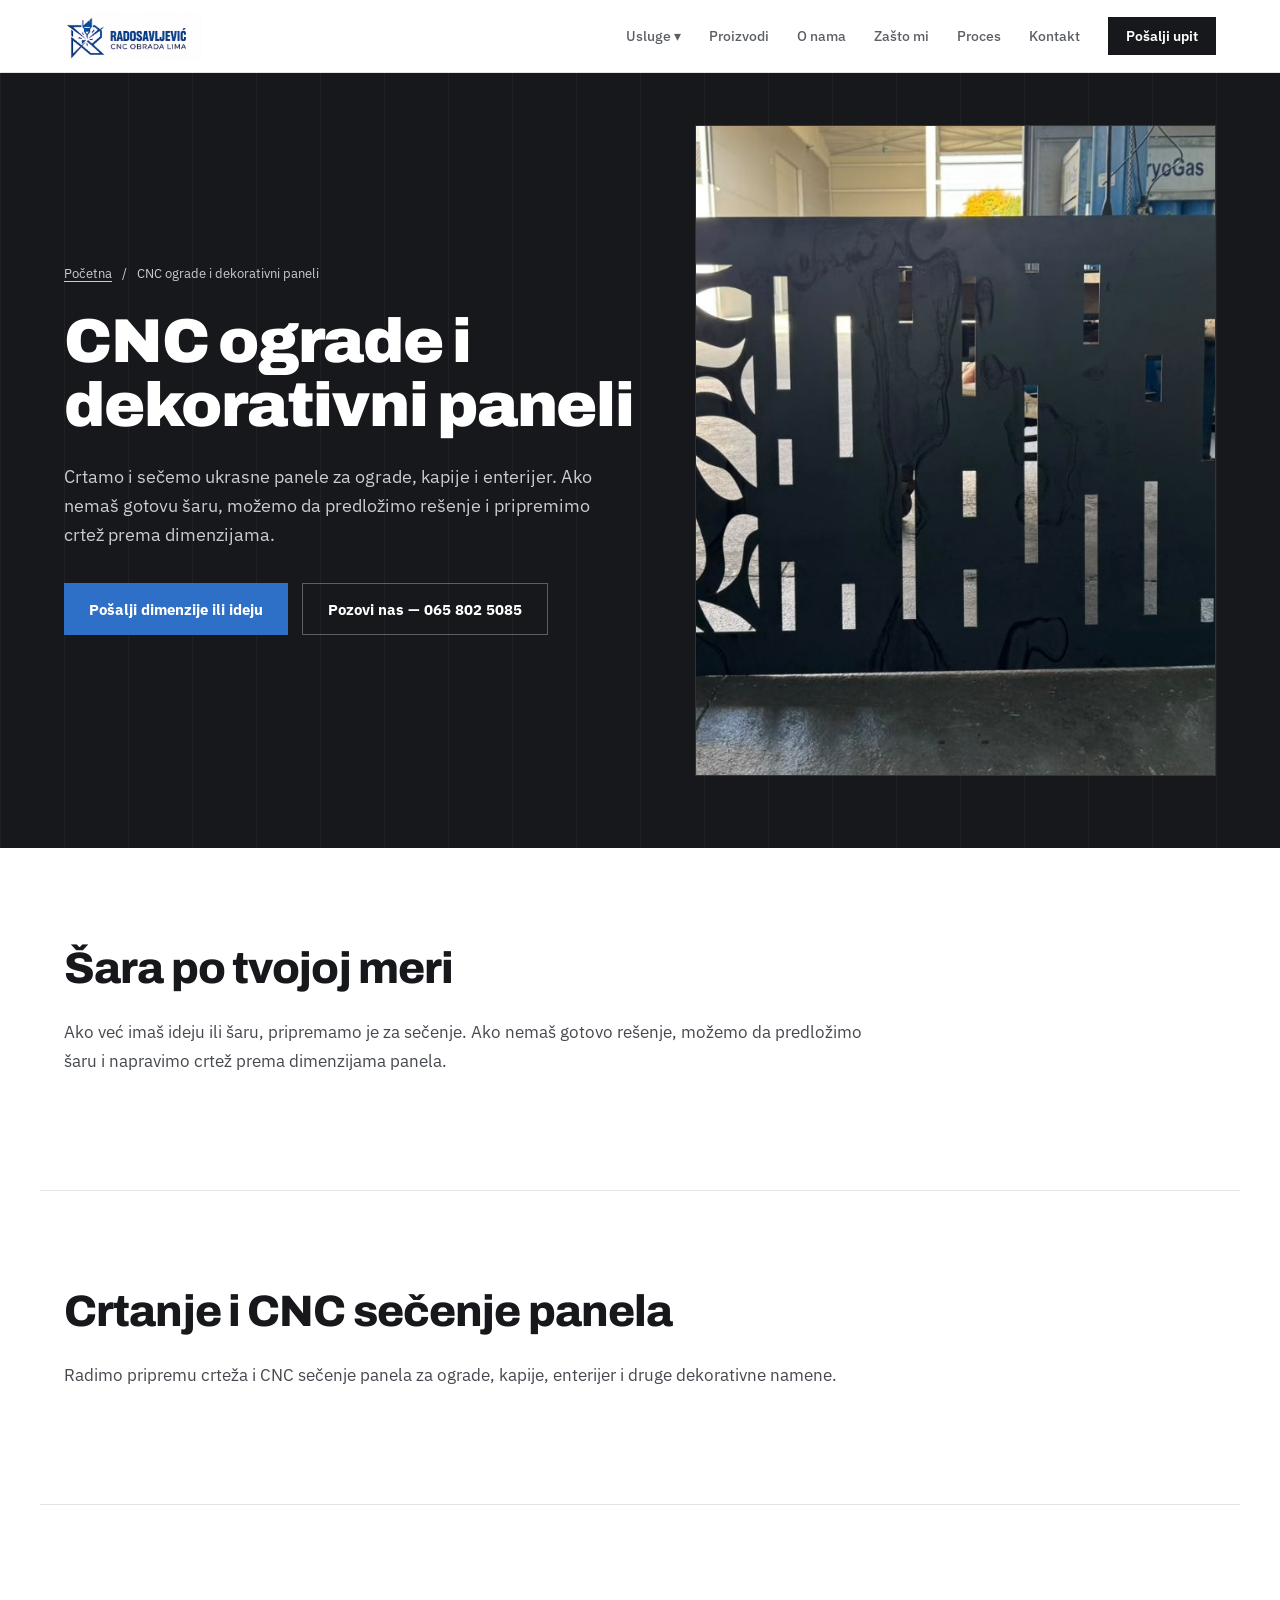
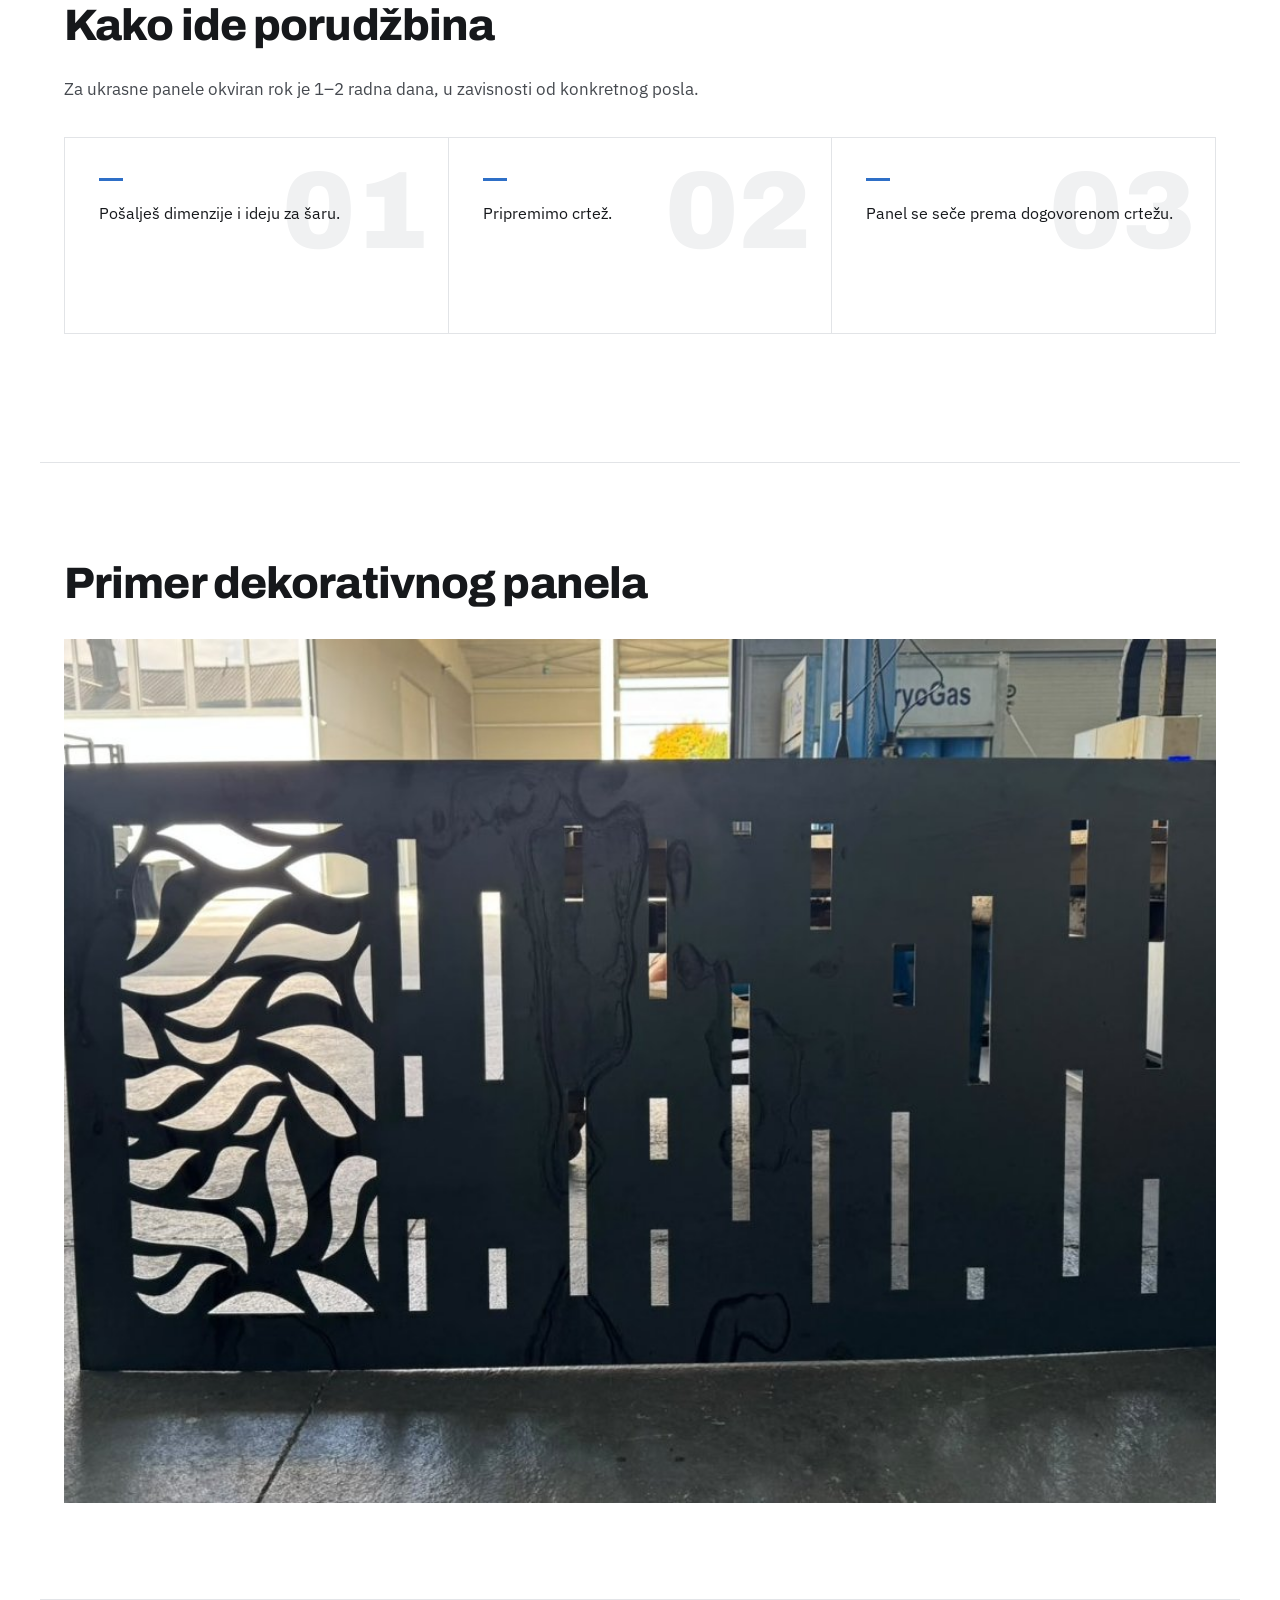
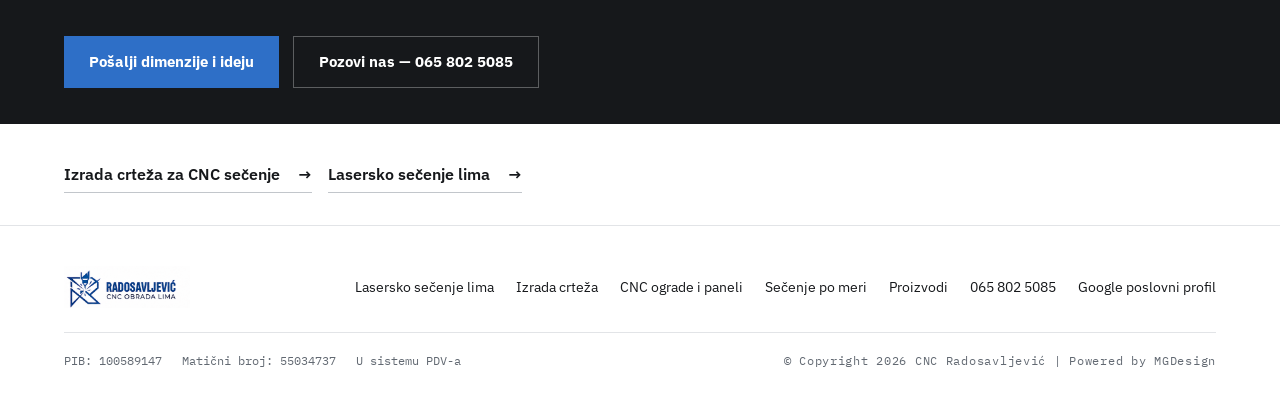
<file: cnc-ograde/index.html>
<!doctype html>
<html lang="sr">
<head>
<meta charset="utf-8">
<meta name="viewport" content="width=device-width, initial-scale=1">
<!-- Google Tag Manager -->
<script>(function(w,d,s,l,i){w[l]=w[l]||[];w[l].push({'gtm.start':
new Date().getTime(),event:'gtm.js'});var f=d.getElementsByTagName(s)[0],
j=d.createElement(s),dl=l!='dataLayer'?'&l='+l:'';j.async=true;j.src=
'https://www.googletagmanager.com/gtm.js?id='+i+dl;f.parentNode.insertBefore(j,f);
})(window,document,'script','dataLayer','GTM-P7VCT999');</script>
<!-- End Google Tag Manager -->
<title>CNC ograde i dekorativni paneli | Radosavljević</title>
<meta name="description" content="Crtamo i sečemo ukrasne panele za ograde, kapije i enterijer. Ako nemaš gotovu šaru, možemo da predložimo rešenje i pripremimo crtež prema dimenzijama.">
<meta name="robots" content="index, follow">
<link rel="canonical" href="https://cnc-radosavljevic.com/cnc-ograde/">
<meta name="theme-color" content="#16181b">
<link rel="icon" type="image/png" href="/favicon-96x96.png" sizes="96x96">
<link rel="icon" type="image/svg+xml" href="/favicon.svg">
<link rel="shortcut icon" href="/favicon.ico">
<link rel="apple-touch-icon" sizes="180x180" href="/apple-touch-icon.png">
<meta name="apple-mobile-web-app-title" content="CNC Radosavljević">
<link rel="manifest" href="/site.webmanifest">
<meta property="og:type" content="website">
<meta property="og:locale" content="sr_RS">
<meta property="og:site_name" content="Radosavljević CNC obrada lima">
<meta property="og:title" content="CNC ograde i dekorativni paneli | Radosavljević">
<meta property="og:description" content="Crtamo i sečemo ukrasne panele za ograde, kapije i enterijer. Ako nemaš gotovu šaru, možemo da predložimo rešenje i pripremimo crtež prema dimenzijama.">
<meta property="og:url" content="https://cnc-radosavljevic.com/cnc-ograde/">
<meta property="og:image" content="https://cnc-radosavljevic.com/assets/galerija-4.jpg">
<meta property="og:image:alt" content="Crni laserski sečeni dekorativni panel">
<meta name="twitter:card" content="summary_large_image">
<meta name="twitter:title" content="CNC ograde i dekorativni paneli | Radosavljević">
<meta name="twitter:description" content="Crtamo i sečemo ukrasne panele za ograde, kapije i enterijer. Ako nemaš gotovu šaru, možemo da predložimo rešenje i pripremimo crtež prema dimenzijama.">
<meta name="twitter:image" content="https://cnc-radosavljevic.com/assets/galerija-4.jpg">
<script type="application/ld+json">{
  "@context": "https://schema.org",
  "@graph": [
    {
      "@type": "WebPage",
      "@id": "https://cnc-radosavljevic.com/cnc-ograde/#webpage",
      "url": "https://cnc-radosavljevic.com/cnc-ograde/",
      "name": "CNC ograde i dekorativni paneli | Radosavljević",
      "description": "Crtamo i sečemo ukrasne panele za ograde, kapije i enterijer. Ako nemaš gotovu šaru, možemo da predložimo rešenje i pripremimo crtež prema dimenzijama.",
      "inLanguage": "sr-RS",
      "about": {
        "@id": "https://cnc-radosavljevic.com/cnc-ograde/#service"
      },
      "breadcrumb": {
        "@id": "https://cnc-radosavljevic.com/cnc-ograde/#breadcrumb"
      }
    },
    {
      "@type": "BreadcrumbList",
      "@id": "https://cnc-radosavljevic.com/cnc-ograde/#breadcrumb",
      "itemListElement": [
        {
          "@type": "ListItem",
          "position": 1,
          "name": "Početna",
          "item": "https://cnc-radosavljevic.com/"
        },
        {
          "@type": "ListItem",
          "position": 2,
          "name": "CNC ograde i dekorativni paneli",
          "item": "https://cnc-radosavljevic.com/cnc-ograde/"
        }
      ]
    },
    {
      "@type": "Service",
      "@id": "https://cnc-radosavljevic.com/cnc-ograde/#service",
      "name": "CNC ograde i dekorativni paneli",
      "description": "Crtamo i sečemo ukrasne panele za ograde, kapije i enterijer. Ako nemaš gotovu šaru, možemo da predložimo rešenje i pripremimo crtež prema dimenzijama.",
      "url": "https://cnc-radosavljevic.com/cnc-ograde/",
      "provider": {
        "@type": "LocalBusiness",
        "name": "Radosavljević CNC obrada lima",
        "url": "https://cnc-radosavljevic.com/"
      }
    }
  ]
}</script>
<link rel="preconnect" href="https://fonts.googleapis.com">
<link rel="preconnect" href="https://fonts.gstatic.com" crossorigin>
<link href="https://fonts.googleapis.com/css2?family=Archivo:wght@600;700;800;900&amp;family=IBM+Plex+Mono:wght@400;500&amp;family=IBM+Plex+Sans:wght@400;500;600&amp;display=swap" rel="stylesheet">
<link rel="stylesheet" href="/assets/pages.css">
<link rel="stylesheet" href="/assets/footer.css">
</head>
<body>
<!-- Google Tag Manager (noscript) -->
<noscript><iframe src="https://www.googletagmanager.com/ns.html?id=GTM-P7VCT999"
height="0" width="0" style="display:none;visibility:hidden"></iframe></noscript>
<!-- End Google Tag Manager (noscript) -->
<header class="site-header">
  <div class="site-header__inner" data-nosnippet>
    <a class="site-header__brand" href="/" aria-label="CNC Radosavljević — početna">
      <img src="/assets/logo.png" alt="Radosavljević CNC obrada lima" width="200" height="77">
    </a>
    <nav class="desktop-nav" aria-label="Glavna navigacija">
      <details class="services-menu">
        <summary>Usluge</summary>
        <div class="services-subnav">
          <a href="/lasersko-secenje-lima/">Lasersko sečenje lima</a>
          <a href="/izrada-crteza-za-cnc-secenje/">Izrada crteža za CNC sečenje</a>
          <a href="/cnc-ograde/">CNC ograde i dekorativni paneli</a>
          <a href="/usluzno-secenje-lima/">Uslužno sečenje lima po meri</a>
        </div>
      </details>
      <a href="/proizvodi/">Proizvodi</a>
      <a href="/#onama">O nama</a>
      <a href="/#zasto">Zašto mi</a>
      <a href="/#proces">Proces</a>
      <a href="/#kontakt">Kontakt</a>
      <a class="nav-cta" href="/usluzno-secenje-lima/#upit">Pošalji upit</a>
    </nav>
    <details class="mobile-nav">
      <summary aria-label="Otvori ili zatvori meni"><span aria-hidden="true">☰</span><span class="sr-only">Meni</span></summary>
      <nav aria-label="Mobilna navigacija">
        <a href="/#usluge">Usluge</a>
        <a class="mobile-nav__child" href="/lasersko-secenje-lima/">Lasersko sečenje lima</a>
        <a class="mobile-nav__child" href="/izrada-crteza-za-cnc-secenje/">Izrada crteža za CNC sečenje</a>
        <a class="mobile-nav__child" href="/cnc-ograde/">CNC ograde i dekorativni paneli</a>
        <a class="mobile-nav__child" href="/usluzno-secenje-lima/">Uslužno sečenje lima po meri</a>
        <a href="/proizvodi/">Proizvodi</a>
        <a href="/#onama">O nama</a>
        <a href="/#kontakt">Kontakt</a>
        <a class="nav-cta" href="/usluzno-secenje-lima/#upit">Pošalji upit</a>
      </nav>
    </details>
  </div>
</header>

<main id="top">
<section class="page-hero" aria-labelledby="page-title"><div class="page-hero__inner">
<div class="page-hero__copy">
<nav class="breadcrumbs" aria-label="Putanja"><a href="/">Početna</a><span aria-hidden="true">/</span><span aria-current="page">CNC ograde i dekorativni paneli</span></nav>
<h1 id="page-title">CNC ograde i dekorativni paneli</h1>
<p class="page-hero__intro">Crtamo i sečemo ukrasne panele za ograde, kapije i enterijer. Ako nemaš gotovu šaru, možemo da predložimo rešenje i pripremimo crtež prema dimenzijama.</p>
<div class="page-hero__actions" data-nosnippet><a class="button button--primary" href="/usluzno-secenje-lima/#upit">Pošalji dimenzije ili ideju</a><a class="button button--outline" href="tel:+381658025085">Pozovi nas — 065 802 5085</a></div>

</div><div class="page-hero__media"><img src="/assets/galerija-4.jpg" alt="Crni laserski sečeni dekorativni panel" fetchpriority="high" decoding="async"></div>
</div></section><section class="page-content service-section"><h2>Šara po tvojoj meri</h2><p>Ako već imaš ideju ili šaru, pripremamo je za sečenje. Ako nemaš gotovo rešenje, možemo da predložimo šaru i napravimo crtež prema dimenzijama panela.</p></section>
<section class="page-content service-section"><h2>Crtanje i CNC sečenje panela</h2><p>Radimo pripremu crteža i CNC sečenje panela za ograde, kapije, enterijer i druge dekorativne namene.</p></section>
<section class="page-content service-section"><h2>Kako ide porudžbina</h2><p>Za ukrasne panele okviran rok je 1–2 radna dana, u zavisnosti od konkretnog posla.</p><ol class="steps-list"><li><span class="step-ghost" aria-hidden="true">01</span><span class="step-rule" aria-hidden="true"></span><span class="step-copy">Pošalješ dimenzije i ideju za šaru.</span></li><li><span class="step-ghost" aria-hidden="true">02</span><span class="step-rule" aria-hidden="true"></span><span class="step-copy">Pripremimo crtež.</span></li><li><span class="step-ghost" aria-hidden="true">03</span><span class="step-rule" aria-hidden="true"></span><span class="step-copy">Panel se seče prema dogovorenom crtežu.</span></li></ol></section>
<section class="page-content service-section"><h2>Primer dekorativnog panela</h2><div class="photo-grid"><figure><img src="/assets/galerija-4.jpg" alt="Crni CNC sečeni panel za ogradu ili kapiju" loading="lazy" decoding="async"></figure></div></section><div class="closing-cta" data-nosnippet><div class="closing-inner"><div class="page-hero__actions">
        <a class="button button--primary" href="/usluzno-secenje-lima/#upit">Pošalji dimenzije i ideju</a><a class="button button--outline" href="tel:+381658025085">Pozovi nas — 065 802 5085</a>
        </div></div></div><nav class="related-links" aria-label="Povezane usluge"><a href="/izrada-crteza-za-cnc-secenje/">Izrada crteža za CNC sečenje <span aria-hidden="true">→</span></a><a href="/lasersko-secenje-lima/">Lasersko sečenje lima <span aria-hidden="true">→</span></a></nav></main>
<footer class="site-footer">
  <div class="site-footer__inner" data-nosnippet>
    <div class="site-footer__top">
      <a class="site-footer__brand" href="/" aria-label="Nazad na početnu"><img src="/assets/logo.png" alt="Radosavljević CNC obrada lima" width="182" height="70"></a>
      <nav class="site-footer__links" aria-label="Navigacija u podnožju">
        <a href="/lasersko-secenje-lima/">Lasersko sečenje lima</a>
        <a href="/izrada-crteza-za-cnc-secenje/">Izrada crteža</a>
        <a href="/cnc-ograde/">CNC ograde i paneli</a>
        <a href="/usluzno-secenje-lima/">Sečenje po meri</a>
        <a href="/proizvodi/">Proizvodi</a>
        <a href="tel:+381658025085">065 802 5085</a>
        <a href="https://maps.app.goo.gl/rvQRkRG5MX4ujSWVA" target="_blank" rel="noopener noreferrer">Google poslovni profil</a>
      </nav>
    </div>
    <div class="site-footer__meta">
      <p><span>PIB: 100589147</span><span>Matični broj: 55034737</span><span>U sistemu PDV-a</span></p>
      <small><span>© Copyright 2026 CNC Radosavljević</span><span class="site-footer__separator" aria-hidden="true"> | </span><span>Powered by MGDesign</span></small>
    </div>
  </div>
</footer>


</body>
</html>
</file>
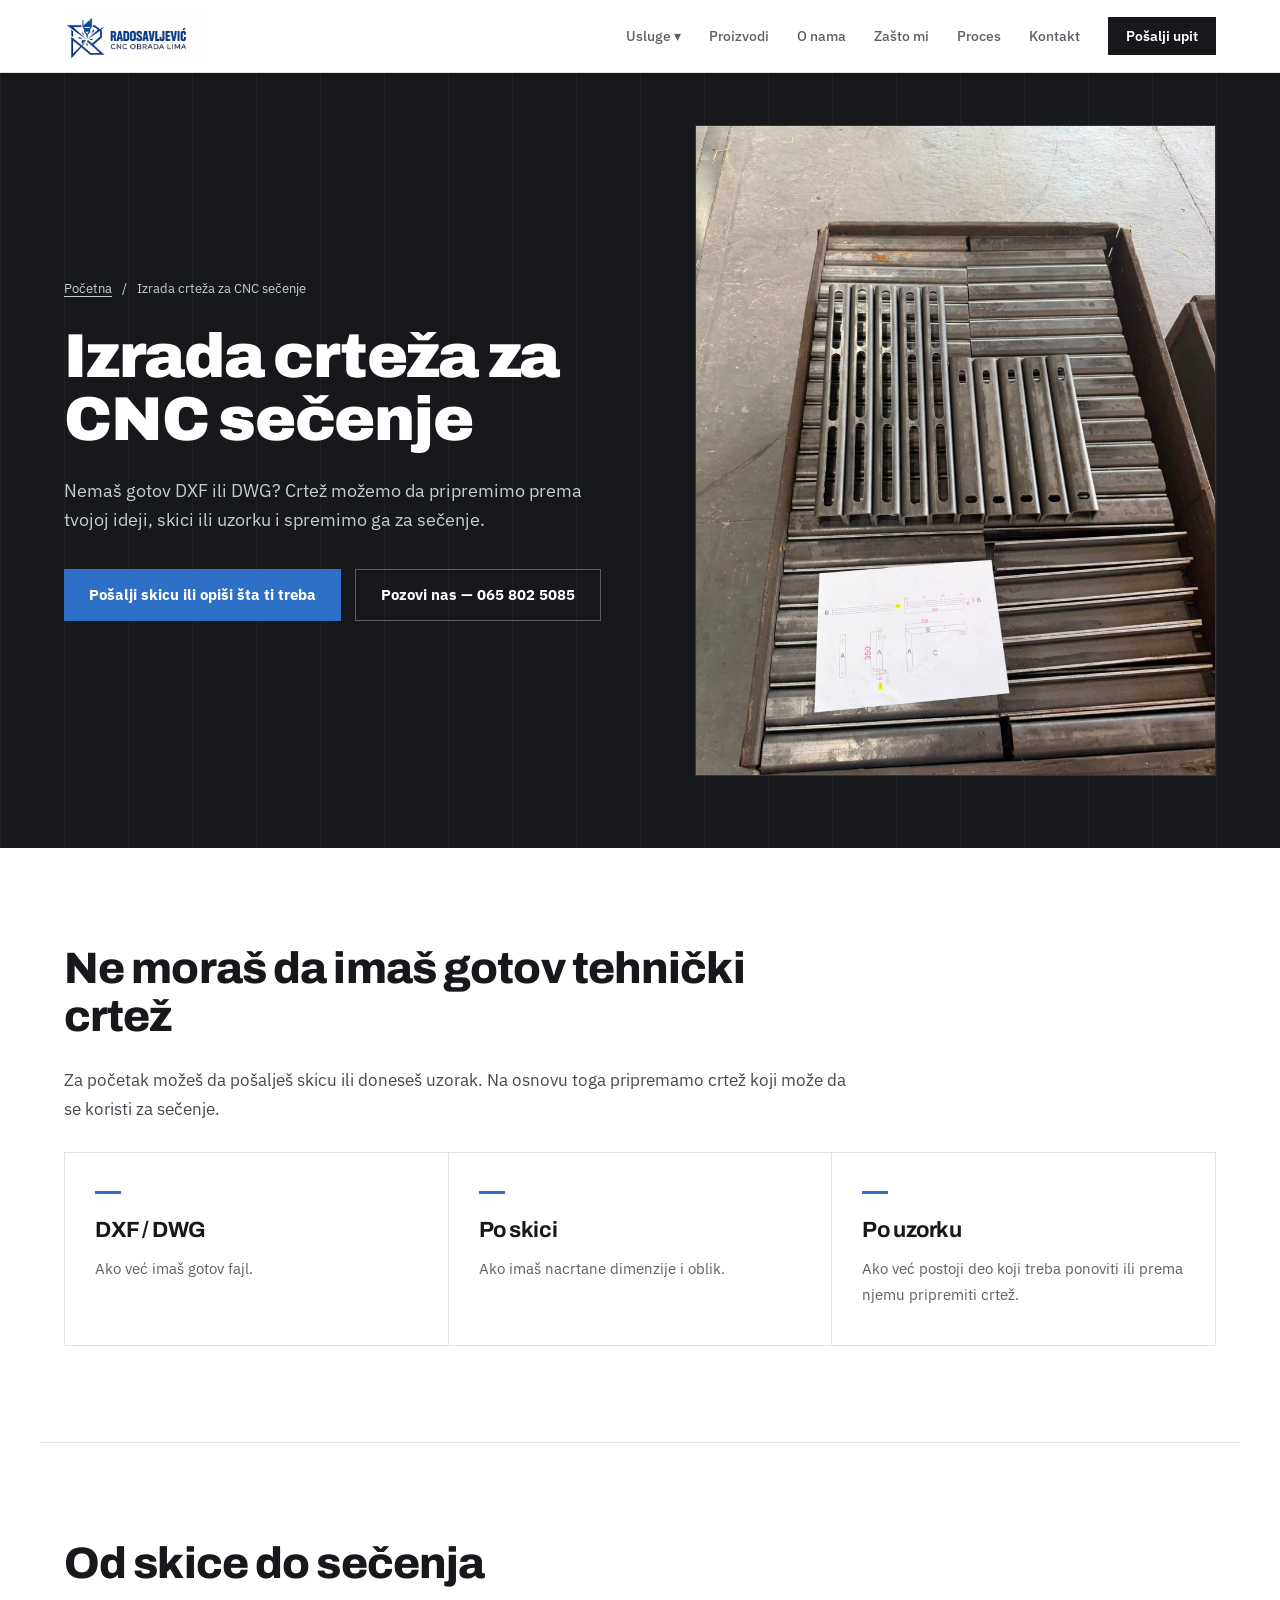
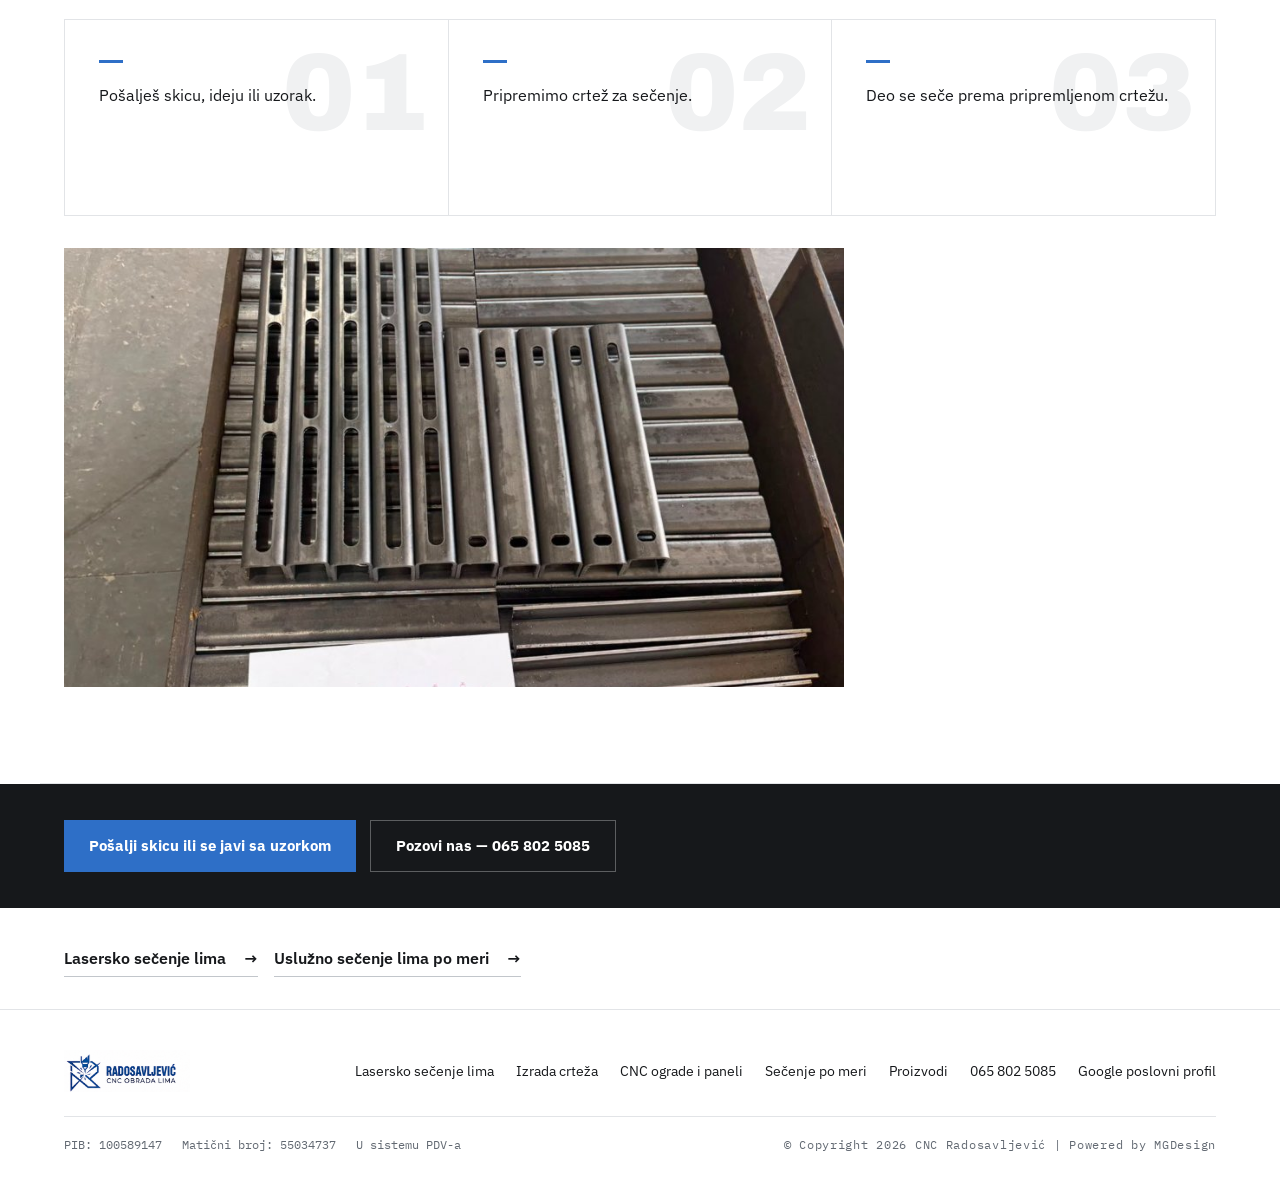
<file: izrada-crteza-za-cnc-secenje/index.html>
<!doctype html>
<html lang="sr">
<head>
<meta charset="utf-8">
<meta name="viewport" content="width=device-width, initial-scale=1">
<!-- Google Tag Manager -->
<script>(function(w,d,s,l,i){w[l]=w[l]||[];w[l].push({'gtm.start':
new Date().getTime(),event:'gtm.js'});var f=d.getElementsByTagName(s)[0],
j=d.createElement(s),dl=l!='dataLayer'?'&l='+l:'';j.async=true;j.src=
'https://www.googletagmanager.com/gtm.js?id='+i+dl;f.parentNode.insertBefore(j,f);
})(window,document,'script','dataLayer','GTM-P7VCT999');</script>
<!-- End Google Tag Manager -->
<title>Izrada crteža za CNC sečenje | Radosavljević</title>
<meta name="description" content="Nemaš gotov DXF ili DWG? Crtež možemo da pripremimo prema tvojoj ideji, skici ili uzorku i spremimo ga za sečenje.">
<meta name="robots" content="index, follow">
<link rel="canonical" href="https://cnc-radosavljevic.com/izrada-crteza-za-cnc-secenje/">
<meta name="theme-color" content="#16181b">
<link rel="icon" type="image/png" href="/favicon-96x96.png" sizes="96x96">
<link rel="icon" type="image/svg+xml" href="/favicon.svg">
<link rel="shortcut icon" href="/favicon.ico">
<link rel="apple-touch-icon" sizes="180x180" href="/apple-touch-icon.png">
<meta name="apple-mobile-web-app-title" content="CNC Radosavljević">
<link rel="manifest" href="/site.webmanifest">
<meta property="og:type" content="website">
<meta property="og:locale" content="sr_RS">
<meta property="og:site_name" content="Radosavljević CNC obrada lima">
<meta property="og:title" content="Izrada crteža za CNC sečenje | Radosavljević">
<meta property="og:description" content="Nemaš gotov DXF ili DWG? Crtež možemo da pripremimo prema tvojoj ideji, skici ili uzorku i spremimo ga za sečenje.">
<meta property="og:url" content="https://cnc-radosavljevic.com/izrada-crteza-za-cnc-secenje/">
<meta property="og:image" content="https://cnc-radosavljevic.com/assets/galerija-1.jpg">
<meta property="og:image:alt" content="Metalni delovi i tehnički crtež u radionici">
<meta name="twitter:card" content="summary_large_image">
<meta name="twitter:title" content="Izrada crteža za CNC sečenje | Radosavljević">
<meta name="twitter:description" content="Nemaš gotov DXF ili DWG? Crtež možemo da pripremimo prema tvojoj ideji, skici ili uzorku i spremimo ga za sečenje.">
<meta name="twitter:image" content="https://cnc-radosavljevic.com/assets/galerija-1.jpg">
<script type="application/ld+json">{
  "@context": "https://schema.org",
  "@graph": [
    {
      "@type": "WebPage",
      "@id": "https://cnc-radosavljevic.com/izrada-crteza-za-cnc-secenje/#webpage",
      "url": "https://cnc-radosavljevic.com/izrada-crteza-za-cnc-secenje/",
      "name": "Izrada crteža za CNC sečenje | Radosavljević",
      "description": "Nemaš gotov DXF ili DWG? Crtež možemo da pripremimo prema tvojoj ideji, skici ili uzorku i spremimo ga za sečenje.",
      "inLanguage": "sr-RS",
      "about": {
        "@id": "https://cnc-radosavljevic.com/izrada-crteza-za-cnc-secenje/#service"
      },
      "breadcrumb": {
        "@id": "https://cnc-radosavljevic.com/izrada-crteza-za-cnc-secenje/#breadcrumb"
      }
    },
    {
      "@type": "BreadcrumbList",
      "@id": "https://cnc-radosavljevic.com/izrada-crteza-za-cnc-secenje/#breadcrumb",
      "itemListElement": [
        {
          "@type": "ListItem",
          "position": 1,
          "name": "Početna",
          "item": "https://cnc-radosavljevic.com/"
        },
        {
          "@type": "ListItem",
          "position": 2,
          "name": "Izrada crteža za CNC sečenje",
          "item": "https://cnc-radosavljevic.com/izrada-crteza-za-cnc-secenje/"
        }
      ]
    },
    {
      "@type": "Service",
      "@id": "https://cnc-radosavljevic.com/izrada-crteza-za-cnc-secenje/#service",
      "name": "Izrada crteža za CNC sečenje",
      "description": "Nemaš gotov DXF ili DWG? Crtež možemo da pripremimo prema tvojoj ideji, skici ili uzorku i spremimo ga za sečenje.",
      "url": "https://cnc-radosavljevic.com/izrada-crteza-za-cnc-secenje/",
      "provider": {
        "@type": "LocalBusiness",
        "name": "Radosavljević CNC obrada lima",
        "url": "https://cnc-radosavljevic.com/"
      }
    }
  ]
}</script>
<link rel="preconnect" href="https://fonts.googleapis.com">
<link rel="preconnect" href="https://fonts.gstatic.com" crossorigin>
<link href="https://fonts.googleapis.com/css2?family=Archivo:wght@600;700;800;900&amp;family=IBM+Plex+Mono:wght@400;500&amp;family=IBM+Plex+Sans:wght@400;500;600&amp;display=swap" rel="stylesheet">
<link rel="stylesheet" href="/assets/pages.css">
<link rel="stylesheet" href="/assets/footer.css">
</head>
<body>
<!-- Google Tag Manager (noscript) -->
<noscript><iframe src="https://www.googletagmanager.com/ns.html?id=GTM-P7VCT999"
height="0" width="0" style="display:none;visibility:hidden"></iframe></noscript>
<!-- End Google Tag Manager (noscript) -->
<header class="site-header">
  <div class="site-header__inner" data-nosnippet>
    <a class="site-header__brand" href="/" aria-label="CNC Radosavljević — početna">
      <img src="/assets/logo.png" alt="Radosavljević CNC obrada lima" width="200" height="77">
    </a>
    <nav class="desktop-nav" aria-label="Glavna navigacija">
      <details class="services-menu">
        <summary>Usluge</summary>
        <div class="services-subnav">
          <a href="/lasersko-secenje-lima/">Lasersko sečenje lima</a>
          <a href="/izrada-crteza-za-cnc-secenje/">Izrada crteža za CNC sečenje</a>
          <a href="/cnc-ograde/">CNC ograde i dekorativni paneli</a>
          <a href="/usluzno-secenje-lima/">Uslužno sečenje lima po meri</a>
        </div>
      </details>
      <a href="/proizvodi/">Proizvodi</a>
      <a href="/#onama">O nama</a>
      <a href="/#zasto">Zašto mi</a>
      <a href="/#proces">Proces</a>
      <a href="/#kontakt">Kontakt</a>
      <a class="nav-cta" href="/usluzno-secenje-lima/#upit">Pošalji upit</a>
    </nav>
    <details class="mobile-nav">
      <summary aria-label="Otvori ili zatvori meni"><span aria-hidden="true">☰</span><span class="sr-only">Meni</span></summary>
      <nav aria-label="Mobilna navigacija">
        <a href="/#usluge">Usluge</a>
        <a class="mobile-nav__child" href="/lasersko-secenje-lima/">Lasersko sečenje lima</a>
        <a class="mobile-nav__child" href="/izrada-crteza-za-cnc-secenje/">Izrada crteža za CNC sečenje</a>
        <a class="mobile-nav__child" href="/cnc-ograde/">CNC ograde i dekorativni paneli</a>
        <a class="mobile-nav__child" href="/usluzno-secenje-lima/">Uslužno sečenje lima po meri</a>
        <a href="/proizvodi/">Proizvodi</a>
        <a href="/#onama">O nama</a>
        <a href="/#kontakt">Kontakt</a>
        <a class="nav-cta" href="/usluzno-secenje-lima/#upit">Pošalji upit</a>
      </nav>
    </details>
  </div>
</header>

<main id="top">
<section class="page-hero" aria-labelledby="page-title"><div class="page-hero__inner">
<div class="page-hero__copy">
<nav class="breadcrumbs" aria-label="Putanja"><a href="/">Početna</a><span aria-hidden="true">/</span><span aria-current="page">Izrada crteža za CNC sečenje</span></nav>
<h1 id="page-title">Izrada crteža za CNC sečenje</h1>
<p class="page-hero__intro">Nemaš gotov DXF ili DWG? Crtež možemo da pripremimo prema tvojoj ideji, skici ili uzorku i spremimo ga za sečenje.</p>
<div class="page-hero__actions" data-nosnippet><a class="button button--primary" href="/usluzno-secenje-lima/#upit">Pošalji skicu ili opiši šta ti treba</a><a class="button button--outline" href="tel:+381658025085">Pozovi nas — 065 802 5085</a></div>

</div><div class="page-hero__media"><img src="/assets/galerija-1.jpg" alt="Metalni delovi i tehnički crtež u radionici" fetchpriority="high" decoding="async"></div>
</div></section><section class="page-content service-section"><h2>Ne moraš da imaš gotov tehnički crtež</h2><p>Za početak možeš da pošalješ skicu ili doneseš uzorak. Na osnovu toga pripremamo crtež koji može da se koristi za sečenje.</p><div class="info-grid"><article class="info-card"><div class="info-card__rule" aria-hidden="true"></div><h3>DXF / DWG</h3><p>Ako već imaš gotov fajl.</p></article><article class="info-card"><div class="info-card__rule" aria-hidden="true"></div><h3>Po skici</h3><p>Ako imaš nacrtane dimenzije i oblik.</p></article><article class="info-card"><div class="info-card__rule" aria-hidden="true"></div><h3>Po uzorku</h3><p>Ako već postoji deo koji treba ponoviti ili prema njemu pripremiti crtež.</p></article></div></section>
<section class="page-content service-section"><h2>Od skice do sečenja</h2><ol class="steps-list"><li><span class="step-ghost" aria-hidden="true">01</span><span class="step-rule" aria-hidden="true"></span><span class="step-copy">Pošalješ skicu, ideju ili uzorak.</span></li><li><span class="step-ghost" aria-hidden="true">02</span><span class="step-rule" aria-hidden="true"></span><span class="step-copy">Pripremimo crtež za sečenje.</span></li><li><span class="step-ghost" aria-hidden="true">03</span><span class="step-rule" aria-hidden="true"></span><span class="step-copy">Deo se seče prema pripremljenom crtežu.</span></li></ol><figure class="feature-photo"><img src="/assets/galerija-1.jpg" alt="Metalni delovi i tehnički crtež prikazani zajedno" loading="lazy" decoding="async"></figure></section><div class="closing-cta" data-nosnippet><div class="closing-inner"><div class="page-hero__actions">
        <a class="button button--primary" href="/usluzno-secenje-lima/#upit">Pošalji skicu ili se javi sa uzorkom</a><a class="button button--outline" href="tel:+381658025085">Pozovi nas — 065 802 5085</a>
        </div></div></div><nav class="related-links" aria-label="Povezane usluge"><a href="/lasersko-secenje-lima/">Lasersko sečenje lima <span aria-hidden="true">→</span></a><a href="/usluzno-secenje-lima/">Uslužno sečenje lima po meri <span aria-hidden="true">→</span></a></nav></main>
<footer class="site-footer">
  <div class="site-footer__inner" data-nosnippet>
    <div class="site-footer__top">
      <a class="site-footer__brand" href="/" aria-label="Nazad na početnu"><img src="/assets/logo.png" alt="Radosavljević CNC obrada lima" width="182" height="70"></a>
      <nav class="site-footer__links" aria-label="Navigacija u podnožju">
        <a href="/lasersko-secenje-lima/">Lasersko sečenje lima</a>
        <a href="/izrada-crteza-za-cnc-secenje/">Izrada crteža</a>
        <a href="/cnc-ograde/">CNC ograde i paneli</a>
        <a href="/usluzno-secenje-lima/">Sečenje po meri</a>
        <a href="/proizvodi/">Proizvodi</a>
        <a href="tel:+381658025085">065 802 5085</a>
        <a href="https://maps.app.goo.gl/rvQRkRG5MX4ujSWVA" target="_blank" rel="noopener noreferrer">Google poslovni profil</a>
      </nav>
    </div>
    <div class="site-footer__meta">
      <p><span>PIB: 100589147</span><span>Matični broj: 55034737</span><span>U sistemu PDV-a</span></p>
      <small><span>© Copyright 2026 CNC Radosavljević</span><span class="site-footer__separator" aria-hidden="true"> | </span><span>Powered by MGDesign</span></small>
    </div>
  </div>
</footer>


</body>
</html>
</file>
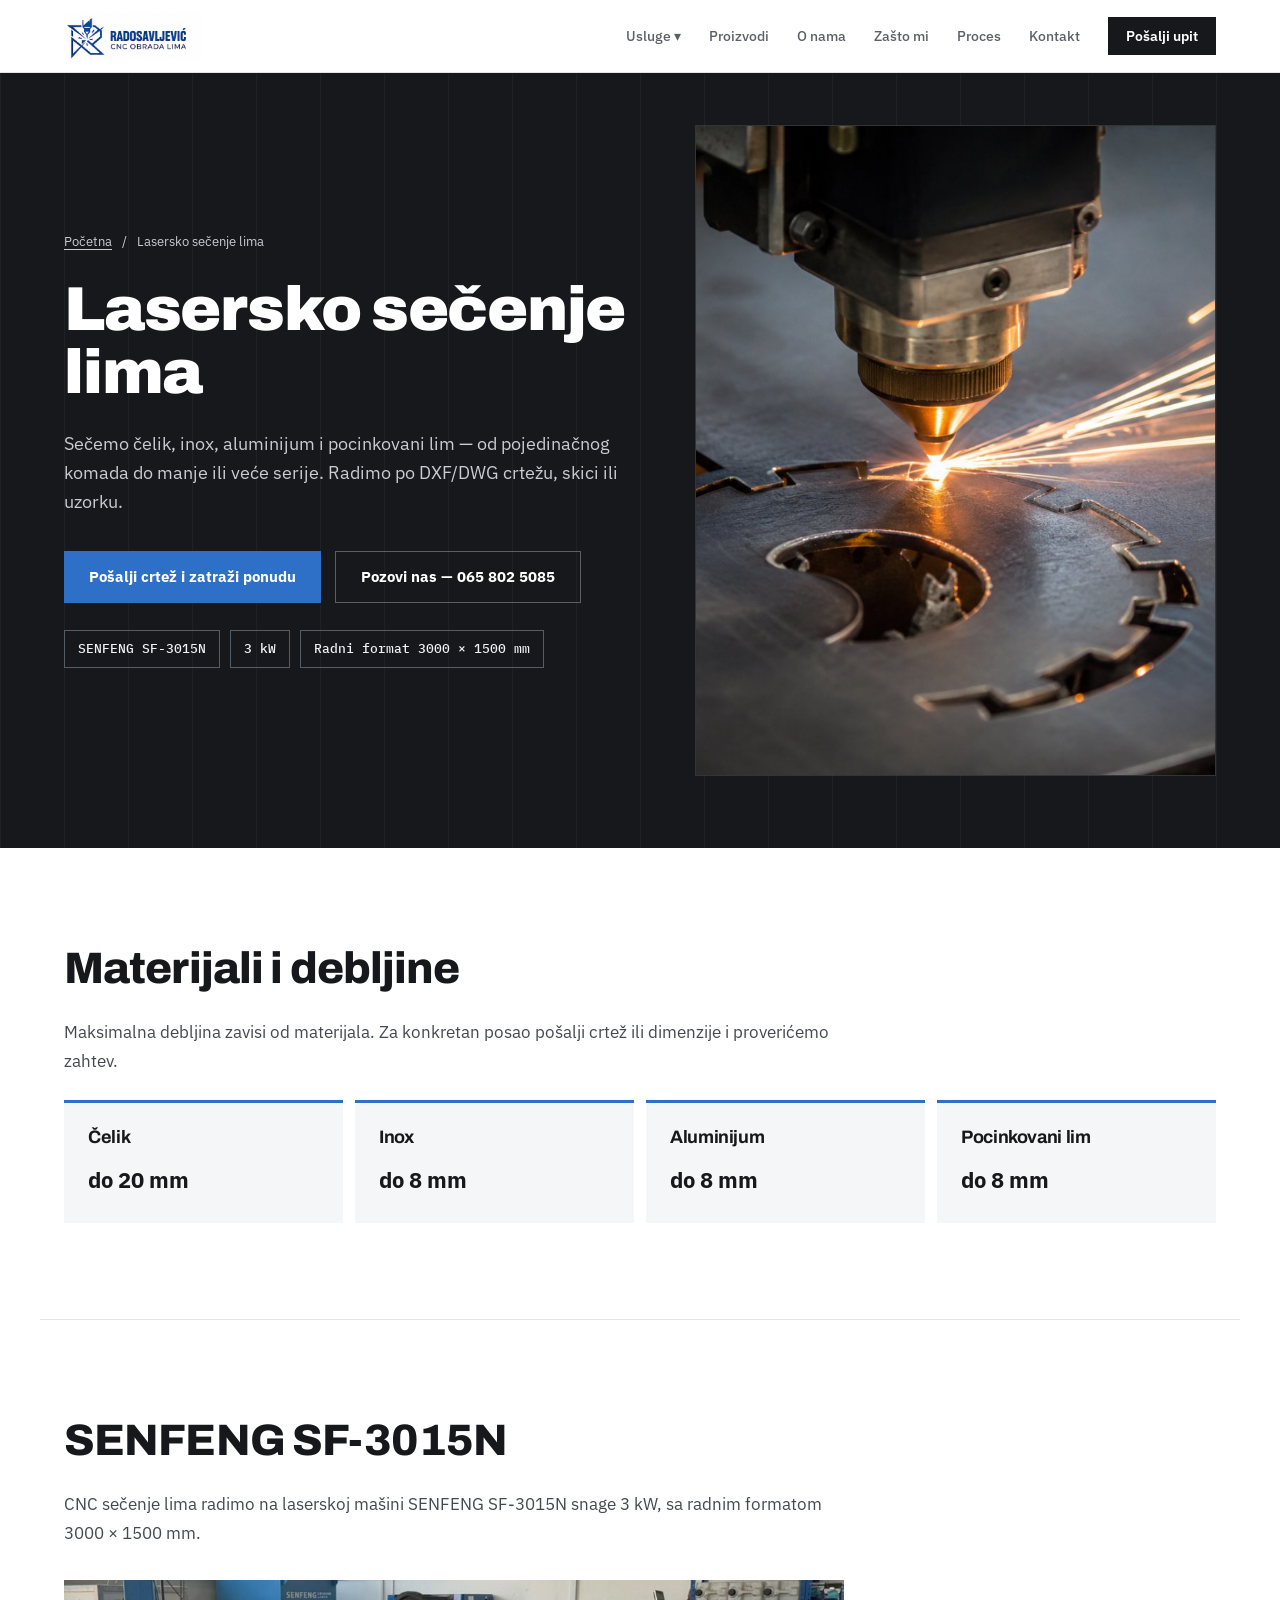
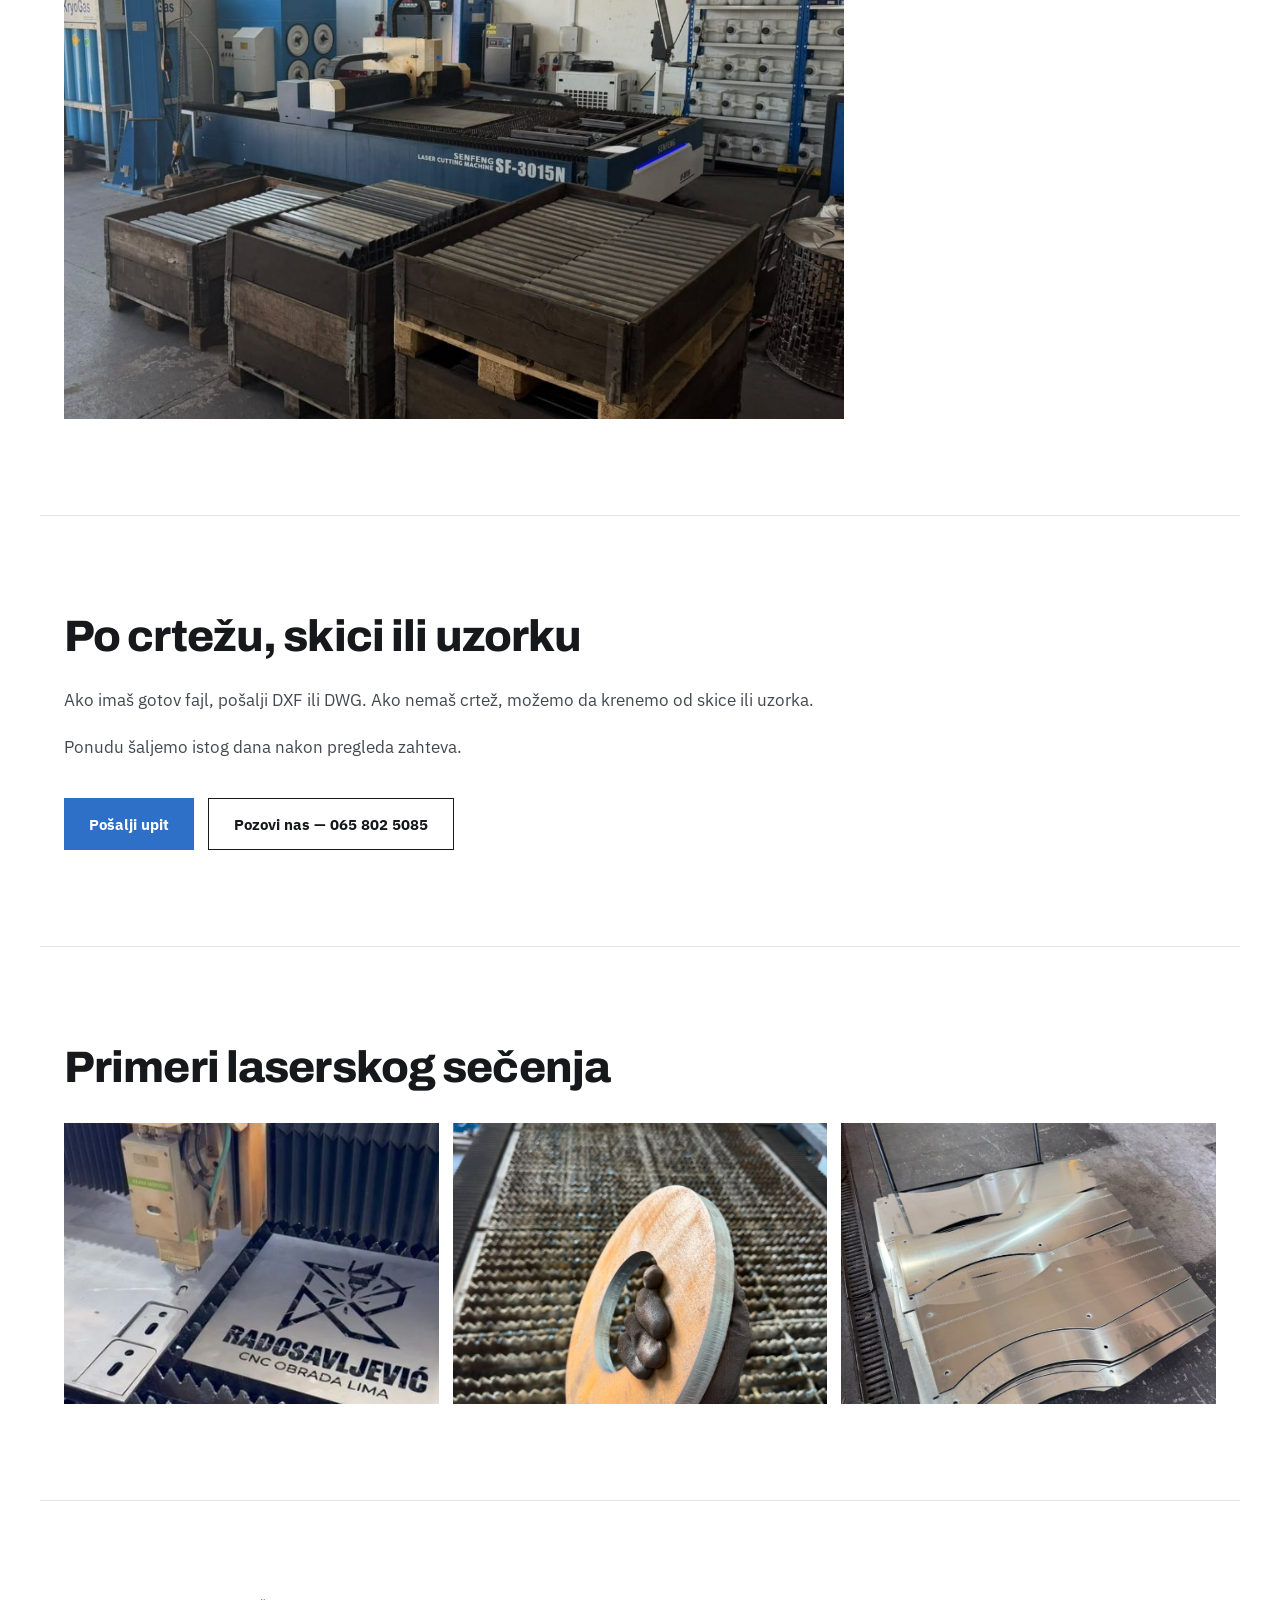
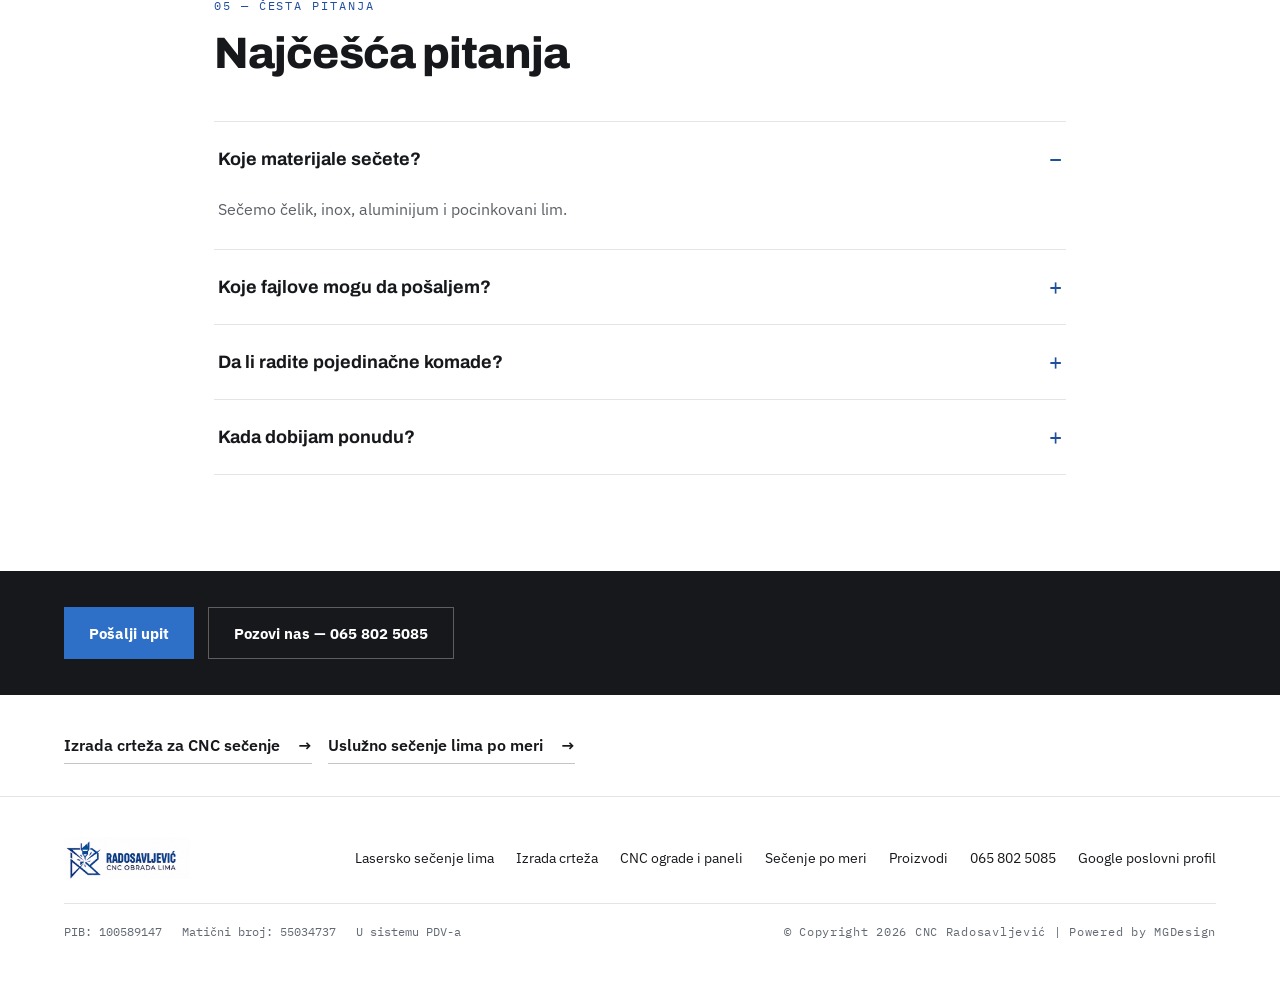
<file: lasersko-secenje-lima/index.html>
<!doctype html>
<html lang="sr">
<head>
<meta charset="utf-8">
<meta name="viewport" content="width=device-width, initial-scale=1">
<!-- Google Tag Manager -->
<script>(function(w,d,s,l,i){w[l]=w[l]||[];w[l].push({'gtm.start':
new Date().getTime(),event:'gtm.js'});var f=d.getElementsByTagName(s)[0],
j=d.createElement(s),dl=l!='dataLayer'?'&l='+l:'';j.async=true;j.src=
'https://www.googletagmanager.com/gtm.js?id='+i+dl;f.parentNode.insertBefore(j,f);
})(window,document,'script','dataLayer','GTM-P7VCT999');</script>
<!-- End Google Tag Manager -->
<title>Lasersko sečenje lima | Radosavljević</title>
<meta name="description" content="Sečemo čelik, inox, aluminijum i pocinkovani lim — od pojedinačnog komada do manje ili veće serije. Radimo po DXF/DWG crtežu, skici ili uzorku.">
<meta name="robots" content="index, follow">
<link rel="canonical" href="https://cnc-radosavljevic.com/lasersko-secenje-lima/">
<meta name="theme-color" content="#16181b">
<link rel="icon" type="image/png" href="/favicon-96x96.png" sizes="96x96">
<link rel="icon" type="image/svg+xml" href="/favicon.svg">
<link rel="shortcut icon" href="/favicon.ico">
<link rel="apple-touch-icon" sizes="180x180" href="/apple-touch-icon.png">
<meta name="apple-mobile-web-app-title" content="CNC Radosavljević">
<link rel="manifest" href="/site.webmanifest">
<meta property="og:type" content="website">
<meta property="og:locale" content="sr_RS">
<meta property="og:site_name" content="Radosavljević CNC obrada lima">
<meta property="og:title" content="Lasersko sečenje lima | Radosavljević">
<meta property="og:description" content="Sečemo čelik, inox, aluminijum i pocinkovani lim — od pojedinačnog komada do manje ili veće serije. Radimo po DXF/DWG crtežu, skici ili uzorku.">
<meta property="og:url" content="https://cnc-radosavljevic.com/lasersko-secenje-lima/">
<meta property="og:image" content="https://cnc-radosavljevic.com/assets/galerija-2.jpg">
<meta property="og:image:alt" content="Laserska CNC mašina u radionici Radosavljević">
<meta name="twitter:card" content="summary_large_image">
<meta name="twitter:title" content="Lasersko sečenje lima | Radosavljević">
<meta name="twitter:description" content="Sečemo čelik, inox, aluminijum i pocinkovani lim — od pojedinačnog komada do manje ili veće serije. Radimo po DXF/DWG crtežu, skici ili uzorku.">
<meta name="twitter:image" content="https://cnc-radosavljevic.com/assets/galerija-2.jpg">
<script type="application/ld+json">{
  "@context": "https://schema.org",
  "@graph": [
    {
      "@type": "WebPage",
      "@id": "https://cnc-radosavljevic.com/lasersko-secenje-lima/#webpage",
      "url": "https://cnc-radosavljevic.com/lasersko-secenje-lima/",
      "name": "Lasersko sečenje lima | Radosavljević",
      "description": "Sečemo čelik, inox, aluminijum i pocinkovani lim — od pojedinačnog komada do manje ili veće serije. Radimo po DXF/DWG crtežu, skici ili uzorku.",
      "inLanguage": "sr-RS",
      "about": {
        "@id": "https://cnc-radosavljevic.com/lasersko-secenje-lima/#service"
      },
      "breadcrumb": {
        "@id": "https://cnc-radosavljevic.com/lasersko-secenje-lima/#breadcrumb"
      }
    },
    {
      "@type": "BreadcrumbList",
      "@id": "https://cnc-radosavljevic.com/lasersko-secenje-lima/#breadcrumb",
      "itemListElement": [
        {
          "@type": "ListItem",
          "position": 1,
          "name": "Početna",
          "item": "https://cnc-radosavljevic.com/"
        },
        {
          "@type": "ListItem",
          "position": 2,
          "name": "Lasersko sečenje lima",
          "item": "https://cnc-radosavljevic.com/lasersko-secenje-lima/"
        }
      ]
    },
    {
      "@type": "Service",
      "@id": "https://cnc-radosavljevic.com/lasersko-secenje-lima/#service",
      "name": "Lasersko sečenje lima",
      "description": "Sečemo čelik, inox, aluminijum i pocinkovani lim — od pojedinačnog komada do manje ili veće serije. Radimo po DXF/DWG crtežu, skici ili uzorku.",
      "url": "https://cnc-radosavljevic.com/lasersko-secenje-lima/",
      "provider": {
        "@type": "LocalBusiness",
        "name": "Radosavljević CNC obrada lima",
        "url": "https://cnc-radosavljevic.com/"
      }
    },
    {
      "@type": "FAQPage",
      "@id": "https://cnc-radosavljevic.com/lasersko-secenje-lima/#faq",
      "mainEntity": [
        {
          "@type": "Question",
          "name": "Koje materijale sečete?",
          "acceptedAnswer": {
            "@type": "Answer",
            "text": "Sečemo čelik, inox, aluminijum i pocinkovani lim."
          }
        },
        {
          "@type": "Question",
          "name": "Koje fajlove mogu da pošaljem?",
          "acceptedAnswer": {
            "@type": "Answer",
            "text": "DXF ili DWG. Ako nemaš gotov crtež, možeš poslati skicu ili doneti uzorak."
          }
        },
        {
          "@type": "Question",
          "name": "Da li radite pojedinačne komade?",
          "acceptedAnswer": {
            "@type": "Answer",
            "text": "Da. Radimo od jednog komada do manjih i većih serija."
          }
        },
        {
          "@type": "Question",
          "name": "Kada dobijam ponudu?",
          "acceptedAnswer": {
            "@type": "Answer",
            "text": "Ponudu šaljemo istog dana nakon pregleda zahteva."
          }
        }
      ]
    }
  ]
}</script>
<link rel="preconnect" href="https://fonts.googleapis.com">
<link rel="preconnect" href="https://fonts.gstatic.com" crossorigin>
<link href="https://fonts.googleapis.com/css2?family=Archivo:wght@600;700;800;900&amp;family=IBM+Plex+Mono:wght@400;500&amp;family=IBM+Plex+Sans:wght@400;500;600&amp;display=swap" rel="stylesheet">
<link rel="stylesheet" href="/assets/pages.css">
<link rel="stylesheet" href="/assets/footer.css">
</head>
<body>
<!-- Google Tag Manager (noscript) -->
<noscript><iframe src="https://www.googletagmanager.com/ns.html?id=GTM-P7VCT999"
height="0" width="0" style="display:none;visibility:hidden"></iframe></noscript>
<!-- End Google Tag Manager (noscript) -->
<header class="site-header">
  <div class="site-header__inner" data-nosnippet>
    <a class="site-header__brand" href="/" aria-label="CNC Radosavljević — početna">
      <img src="/assets/logo.png" alt="Radosavljević CNC obrada lima" width="200" height="77">
    </a>
    <nav class="desktop-nav" aria-label="Glavna navigacija">
      <details class="services-menu">
        <summary>Usluge</summary>
        <div class="services-subnav">
          <a href="/lasersko-secenje-lima/">Lasersko sečenje lima</a>
          <a href="/izrada-crteza-za-cnc-secenje/">Izrada crteža za CNC sečenje</a>
          <a href="/cnc-ograde/">CNC ograde i dekorativni paneli</a>
          <a href="/usluzno-secenje-lima/">Uslužno sečenje lima po meri</a>
        </div>
      </details>
      <a href="/proizvodi/">Proizvodi</a>
      <a href="/#onama">O nama</a>
      <a href="/#zasto">Zašto mi</a>
      <a href="/#proces">Proces</a>
      <a href="/#kontakt">Kontakt</a>
      <a class="nav-cta" href="/usluzno-secenje-lima/#upit">Pošalji upit</a>
    </nav>
    <details class="mobile-nav">
      <summary aria-label="Otvori ili zatvori meni"><span aria-hidden="true">☰</span><span class="sr-only">Meni</span></summary>
      <nav aria-label="Mobilna navigacija">
        <a href="/#usluge">Usluge</a>
        <a class="mobile-nav__child" href="/lasersko-secenje-lima/">Lasersko sečenje lima</a>
        <a class="mobile-nav__child" href="/izrada-crteza-za-cnc-secenje/">Izrada crteža za CNC sečenje</a>
        <a class="mobile-nav__child" href="/cnc-ograde/">CNC ograde i dekorativni paneli</a>
        <a class="mobile-nav__child" href="/usluzno-secenje-lima/">Uslužno sečenje lima po meri</a>
        <a href="/proizvodi/">Proizvodi</a>
        <a href="/#onama">O nama</a>
        <a href="/#kontakt">Kontakt</a>
        <a class="nav-cta" href="/usluzno-secenje-lima/#upit">Pošalji upit</a>
      </nav>
    </details>
  </div>
</header>

<main id="top">
<section class="page-hero" aria-labelledby="page-title"><div class="page-hero__inner">
<div class="page-hero__copy">
<nav class="breadcrumbs" aria-label="Putanja"><a href="/">Početna</a><span aria-hidden="true">/</span><span aria-current="page">Lasersko sečenje lima</span></nav>
<h1 id="page-title">Lasersko sečenje lima</h1>
<p class="page-hero__intro">Sečemo čelik, inox, aluminijum i pocinkovani lim — od pojedinačnog komada do manje ili veće serije. Radimo po DXF/DWG crtežu, skici ili uzorku.</p>
<div class="page-hero__actions" data-nosnippet><a class="button button--primary" href="/usluzno-secenje-lima/#upit">Pošalji crtež i zatraži ponudu</a><a class="button button--outline" href="tel:+381658025085">Pozovi nas — 065 802 5085</a></div>
<div class="hero-stats" data-nosnippet><span>SENFENG SF-3015N</span><span>3 kW</span><span>Radni format 3000 × 1500 mm</span></div>
</div><div class="page-hero__media"><img src="/assets/hero-laser.jpg" alt="Lasersko sečenje metala u radu" fetchpriority="high" decoding="async"></div>
</div></section><section class="page-content service-section"><h2>Materijali i debljine</h2><p>Maksimalna debljina zavisi od materijala. Za konkretan posao pošalji crtež ili dimenzije i proverićemo zahtev.</p><div class="facts-grid"><article class="info-card"><h3>Čelik</h3><p>do 20 mm</p></article><article class="info-card"><h3>Inox</h3><p>do 8 mm</p></article><article class="info-card"><h3>Aluminijum</h3><p>do 8 mm</p></article><article class="info-card"><h3>Pocinkovani lim</h3><p>do 8 mm</p></article></div></section>
<section class="page-content service-section"><h2>SENFENG SF-3015N</h2><p>CNC sečenje lima radimo na laserskoj mašini SENFENG SF-3015N snage 3 kW, sa radnim formatom 3000 × 1500 mm.</p><figure class="feature-photo"><img src="/assets/galerija-2.jpg" alt="CNC laserska mašina u radionici" loading="lazy" decoding="async"></figure></section>
<section class="page-content service-section"><h2>Po crtežu, skici ili uzorku</h2><p>Ako imaš gotov fajl, pošalji DXF ili DWG. Ako nemaš crtež, možemo da krenemo od skice ili uzorka.</p><p>Ponudu šaljemo istog dana nakon pregleda zahteva.</p><div class="inline-cta page-hero__actions" data-nosnippet><a class="button button--primary" href="/usluzno-secenje-lima/#upit">Pošalji upit</a><a class="button button--outline" href="tel:+381658025085">Pozovi nas — 065 802 5085</a></div></section>
<section class="page-content service-section"><h2>Primeri laserskog sečenja</h2><div class="photo-grid"><figure><img src="/assets/galerija-6.jpg" alt="Sečenje metalnog logotipa na mašini" loading="lazy" decoding="async"></figure><figure><img src="/assets/galerija-3.jpg" alt="Isečen metalni prsten na radnom stolu" loading="lazy" decoding="async"></figure><figure><img src="/assets/galerija-5.jpg" alt="Laserski isečeni metalni delovi" loading="lazy" decoding="async"></figure></div></section>
<section class="service-faq"><div class="service-faq__label">05 — ČESTA PITANJA</div><h2>Najčešća pitanja</h2><div class="faq-list"><details open><summary>Koje materijale sečete?</summary><p>Sečemo čelik, inox, aluminijum i pocinkovani lim.</p></details><details><summary>Koje fajlove mogu da pošaljem?</summary><p>DXF ili DWG. Ako nemaš gotov crtež, možeš poslati skicu ili doneti uzorak.</p></details><details><summary>Da li radite pojedinačne komade?</summary><p>Da. Radimo od jednog komada do manjih i većih serija.</p></details><details><summary>Kada dobijam ponudu?</summary><p>Ponudu šaljemo istog dana nakon pregleda zahteva.</p></details></div></section><div class="closing-cta" data-nosnippet><div class="closing-inner"><div class="page-hero__actions">
        <a class="button button--primary" href="/usluzno-secenje-lima/#upit">Pošalji upit</a><a class="button button--outline" href="tel:+381658025085">Pozovi nas — 065 802 5085</a>
        </div></div></div><nav class="related-links" aria-label="Povezane usluge"><a href="/izrada-crteza-za-cnc-secenje/">Izrada crteža za CNC sečenje <span aria-hidden="true">→</span></a><a href="/usluzno-secenje-lima/">Uslužno sečenje lima po meri <span aria-hidden="true">→</span></a></nav></main>
<footer class="site-footer">
  <div class="site-footer__inner" data-nosnippet>
    <div class="site-footer__top">
      <a class="site-footer__brand" href="/" aria-label="Nazad na početnu"><img src="/assets/logo.png" alt="Radosavljević CNC obrada lima" width="182" height="70"></a>
      <nav class="site-footer__links" aria-label="Navigacija u podnožju">
        <a href="/lasersko-secenje-lima/">Lasersko sečenje lima</a>
        <a href="/izrada-crteza-za-cnc-secenje/">Izrada crteža</a>
        <a href="/cnc-ograde/">CNC ograde i paneli</a>
        <a href="/usluzno-secenje-lima/">Sečenje po meri</a>
        <a href="/proizvodi/">Proizvodi</a>
        <a href="tel:+381658025085">065 802 5085</a>
        <a href="https://maps.app.goo.gl/rvQRkRG5MX4ujSWVA" target="_blank" rel="noopener noreferrer">Google poslovni profil</a>
      </nav>
    </div>
    <div class="site-footer__meta">
      <p><span>PIB: 100589147</span><span>Matični broj: 55034737</span><span>U sistemu PDV-a</span></p>
      <small><span>© Copyright 2026 CNC Radosavljević</span><span class="site-footer__separator" aria-hidden="true"> | </span><span>Powered by MGDesign</span></small>
    </div>
  </div>
</footer>


</body>
</html>
</file>
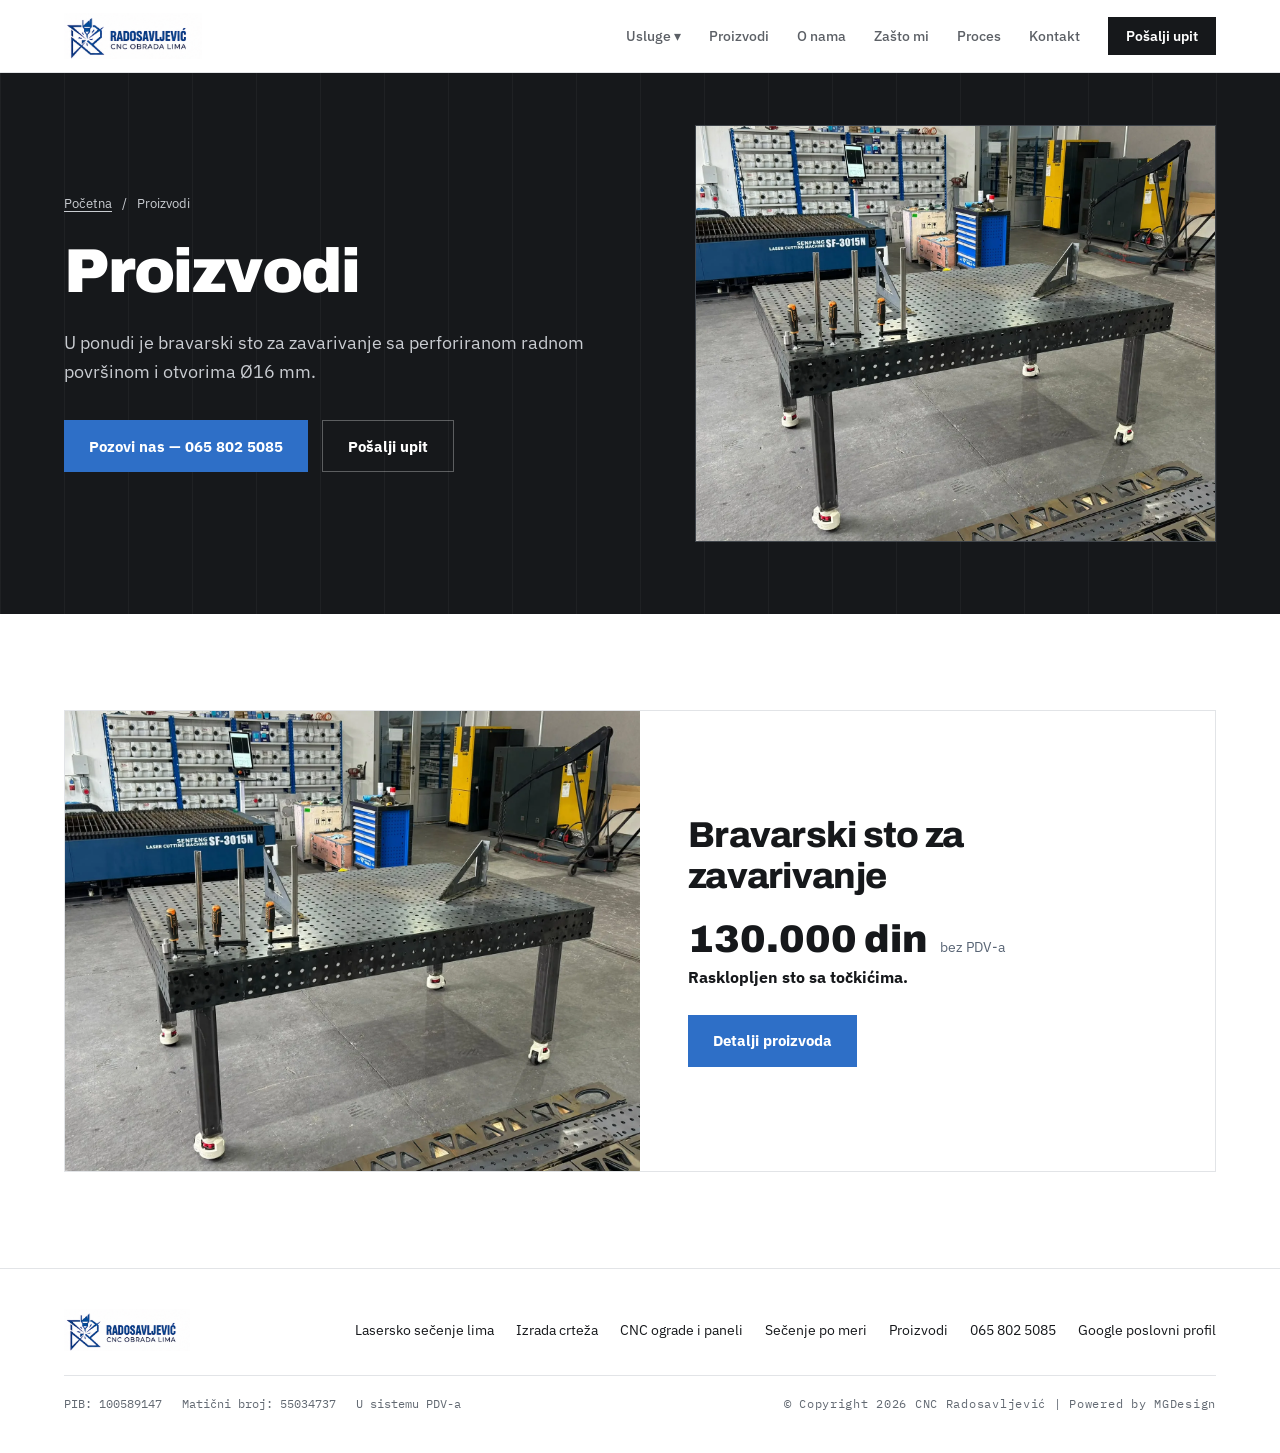
<file: proizvodi/index.html>
<!doctype html>
<html lang="sr">
<head>
<meta charset="utf-8">
<meta name="viewport" content="width=device-width, initial-scale=1">
<!-- Google Tag Manager -->
<script>(function(w,d,s,l,i){w[l]=w[l]||[];w[l].push({'gtm.start':
new Date().getTime(),event:'gtm.js'});var f=d.getElementsByTagName(s)[0],
j=d.createElement(s),dl=l!='dataLayer'?'&l='+l:'';j.async=true;j.src=
'https://www.googletagmanager.com/gtm.js?id='+i+dl;f.parentNode.insertBefore(j,f);
})(window,document,'script','dataLayer','GTM-P7VCT999');</script>
<!-- End Google Tag Manager -->
<title>Proizvodi od metala | CNC Radosavljević</title>
<meta name="description" content="Proizvodi CNC Radosavljević: bravarski sto za zavarivanje od CNC sečenih metalnih elemenata, sa perforiranom radnom površinom i otvorima Ø16 mm.">
<meta name="robots" content="index, follow">
<link rel="canonical" href="https://cnc-radosavljevic.com/proizvodi/">
<meta name="theme-color" content="#16181b">
<link rel="icon" type="image/png" href="/favicon-96x96.png" sizes="96x96">
<link rel="icon" type="image/svg+xml" href="/favicon.svg">
<link rel="shortcut icon" href="/favicon.ico">
<link rel="apple-touch-icon" sizes="180x180" href="/apple-touch-icon.png">
<meta name="apple-mobile-web-app-title" content="CNC Radosavljević">
<link rel="manifest" href="/site.webmanifest">
<meta property="og:type" content="website">
<meta property="og:locale" content="sr_RS">
<meta property="og:site_name" content="Radosavljević CNC obrada lima">
<meta property="og:title" content="Proizvodi | CNC Radosavljević">
<meta property="og:description" content="Proizvodi CNC Radosavljević: bravarski sto za zavarivanje od CNC sečenih metalnih elemenata, sa perforiranom radnom površinom i otvorima Ø16 mm.">
<meta property="og:url" content="https://cnc-radosavljevic.com/proizvodi/">
<meta property="og:image" content="https://cnc-radosavljevic.com/assets/products/bravarski-sto-sklopljen.jpg">
<meta property="og:image:alt" content="Sklopljen bravarski sto za zavarivanje sa točkićima u radionici">
<meta name="twitter:card" content="summary_large_image">
<meta name="twitter:title" content="Proizvodi | CNC Radosavljević">
<meta name="twitter:description" content="Proizvodi CNC Radosavljević: bravarski sto za zavarivanje od CNC sečenih metalnih elemenata, sa perforiranom radnom površinom i otvorima Ø16 mm.">
<meta name="twitter:image" content="https://cnc-radosavljevic.com/assets/products/bravarski-sto-sklopljen.jpg">
<script type="application/ld+json">{
  "@context": "https://schema.org",
  "@graph": [
    {
      "@type": "CollectionPage",
      "@id": "https://cnc-radosavljevic.com/proizvodi/#webpage",
      "url": "https://cnc-radosavljevic.com/proizvodi/",
      "name": "Proizvodi od metala | CNC Radosavljević",
      "description": "Proizvodi CNC Radosavljević: bravarski sto za zavarivanje od CNC sečenih metalnih elemenata, sa perforiranom radnom površinom i otvorima Ø16 mm.",
      "inLanguage": "sr-RS",
      "mainEntity": {
        "@id": "https://cnc-radosavljevic.com/proizvodi/#items"
      },
      "breadcrumb": {
        "@id": "https://cnc-radosavljevic.com/proizvodi/#breadcrumb"
      }
    },
    {
      "@type": "ItemList",
      "@id": "https://cnc-radosavljevic.com/proizvodi/#items",
      "numberOfItems": 1,
      "itemListElement": [
        {
          "@type": "ListItem",
          "position": 1,
          "name": "Bravarski sto za zavarivanje",
          "url": "https://cnc-radosavljevic.com/proizvodi/bravarski-sto/"
        }
      ]
    },
    {
      "@type": "BreadcrumbList",
      "@id": "https://cnc-radosavljevic.com/proizvodi/#breadcrumb",
      "itemListElement": [
        {
          "@type": "ListItem",
          "position": 1,
          "name": "Početna",
          "item": "https://cnc-radosavljevic.com/"
        },
        {
          "@type": "ListItem",
          "position": 2,
          "name": "Proizvodi",
          "item": "https://cnc-radosavljevic.com/proizvodi/"
        }
      ]
    }
  ]
}</script>
<link rel="preconnect" href="https://fonts.googleapis.com">
<link rel="preconnect" href="https://fonts.gstatic.com" crossorigin>
<link href="https://fonts.googleapis.com/css2?family=Archivo:wght@600;700;800;900&amp;family=IBM+Plex+Mono:wght@400;500&amp;family=IBM+Plex+Sans:wght@400;500;600&amp;display=swap" rel="stylesheet">
<link rel="stylesheet" href="/assets/pages.css">
<link rel="stylesheet" href="/assets/footer.css">
</head>
<body>
<!-- Google Tag Manager (noscript) -->
<noscript><iframe src="https://www.googletagmanager.com/ns.html?id=GTM-P7VCT999"
height="0" width="0" style="display:none;visibility:hidden"></iframe></noscript>
<!-- End Google Tag Manager (noscript) -->
<header class="site-header">
  <div class="site-header__inner" data-nosnippet>
    <a class="site-header__brand" href="/" aria-label="CNC Radosavljević — početna">
      <img src="/assets/logo.png" alt="Radosavljević CNC obrada lima" width="200" height="77">
    </a>
    <nav class="desktop-nav" aria-label="Glavna navigacija">
      <details class="services-menu">
        <summary>Usluge</summary>
        <div class="services-subnav">
          <a href="/lasersko-secenje-lima/">Lasersko sečenje lima</a>
          <a href="/izrada-crteza-za-cnc-secenje/">Izrada crteža za CNC sečenje</a>
          <a href="/cnc-ograde/">CNC ograde i dekorativni paneli</a>
          <a href="/usluzno-secenje-lima/">Uslužno sečenje lima po meri</a>
        </div>
      </details>
      <a href="/proizvodi/">Proizvodi</a>
      <a href="/#onama">O nama</a>
      <a href="/#zasto">Zašto mi</a>
      <a href="/#proces">Proces</a>
      <a href="/#kontakt">Kontakt</a>
      <a class="nav-cta" href="/usluzno-secenje-lima/#upit">Pošalji upit</a>
    </nav>
    <details class="mobile-nav">
      <summary aria-label="Otvori ili zatvori meni"><span aria-hidden="true">☰</span><span class="sr-only">Meni</span></summary>
      <nav aria-label="Mobilna navigacija">
        <a href="/#usluge">Usluge</a>
        <a class="mobile-nav__child" href="/lasersko-secenje-lima/">Lasersko sečenje lima</a>
        <a class="mobile-nav__child" href="/izrada-crteza-za-cnc-secenje/">Izrada crteža za CNC sečenje</a>
        <a class="mobile-nav__child" href="/cnc-ograde/">CNC ograde i dekorativni paneli</a>
        <a class="mobile-nav__child" href="/usluzno-secenje-lima/">Uslužno sečenje lima po meri</a>
        <a href="/proizvodi/">Proizvodi</a>
        <a href="/#onama">O nama</a>
        <a href="/#kontakt">Kontakt</a>
        <a class="nav-cta" href="/usluzno-secenje-lima/#upit">Pošalji upit</a>
      </nav>
    </details>
  </div>
</header>

<main id="top">
<section class="page-hero product-hero" aria-labelledby="page-title"><div class="page-hero__inner">
<div class="page-hero__copy"><nav class="breadcrumbs" aria-label="Putanja"><a href="/">Početna</a><span aria-hidden="true">/</span><span aria-current="page">Proizvodi</span></nav>
<h1 id="page-title">Proizvodi</h1>
<p class="page-hero__intro">U ponudi je bravarski sto za zavarivanje sa perforiranom radnom površinom i otvorima Ø16 mm.</p>
<div class="page-hero__actions" data-nosnippet><a class="button button--primary" href="tel:+381658025085">Pozovi nas — 065 802 5085</a><a class="button button--outline" href="mailto:sm.laser.r@gmail.com?subject=Upit%20za%20proizvode">Pošalji upit</a></div></div>
<figure class="page-hero__media product-hero__media"><a href="/assets/products/bravarski-sto-sklopljen.jpg" target="_blank" rel="noopener noreferrer" aria-label="Otvori fotografiju bravarskog stola"><picture><source srcset="/assets/products/bravarski-sto-sklopljen.webp" type="image/webp"><img src="/assets/products/bravarski-sto-sklopljen.jpg" alt="Sklopljen bravarski sto za zavarivanje sa točkićima u radionici" width="1600" height="1280" fetchpriority="high" decoding="async"></picture></a>
</figure>
</div></section><section class="page-content product-catalog" id="aktuelni-proizvodi" aria-labelledby="product-title">
<article class="product-card"><a class="product-card__image" href="/proizvodi/bravarski-sto/" aria-label="Detalji: Bravarski sto za zavarivanje"><picture><source srcset="/assets/products/bravarski-sto-sklopljen.webp" type="image/webp"><img src="/assets/products/bravarski-sto-sklopljen.jpg" alt="Sklopljen bravarski sto za zavarivanje sa točkićima u radionici" width="1600" height="1280" loading="lazy" decoding="async"></picture></a>
<div class="product-card__body"><h2 id="product-title"><a href="/proizvodi/bravarski-sto/">Bravarski sto za zavarivanje</a></h2>
<div class="product-card__price"><strong>130.000 din</strong><span>bez PDV-a</span></div>
<p class="product-card__note">Rasklopljen sto sa točkićima.</p>
<a class="button button--primary" href="/proizvodi/bravarski-sto/">Detalji proizvoda</a></div></article></section>
</main>
<footer class="site-footer">
  <div class="site-footer__inner" data-nosnippet>
    <div class="site-footer__top">
      <a class="site-footer__brand" href="/" aria-label="Nazad na početnu"><img src="/assets/logo.png" alt="Radosavljević CNC obrada lima" width="182" height="70"></a>
      <nav class="site-footer__links" aria-label="Navigacija u podnožju">
        <a href="/lasersko-secenje-lima/">Lasersko sečenje lima</a>
        <a href="/izrada-crteza-za-cnc-secenje/">Izrada crteža</a>
        <a href="/cnc-ograde/">CNC ograde i paneli</a>
        <a href="/usluzno-secenje-lima/">Sečenje po meri</a>
        <a href="/proizvodi/">Proizvodi</a>
        <a href="tel:+381658025085">065 802 5085</a>
        <a href="https://maps.app.goo.gl/rvQRkRG5MX4ujSWVA" target="_blank" rel="noopener noreferrer">Google poslovni profil</a>
      </nav>
    </div>
    <div class="site-footer__meta">
      <p><span>PIB: 100589147</span><span>Matični broj: 55034737</span><span>U sistemu PDV-a</span></p>
      <small><span>© Copyright 2026 CNC Radosavljević</span><span class="site-footer__separator" aria-hidden="true"> | </span><span>Powered by MGDesign</span></small>
    </div>
  </div>
</footer>

</body>
</html>
</file>
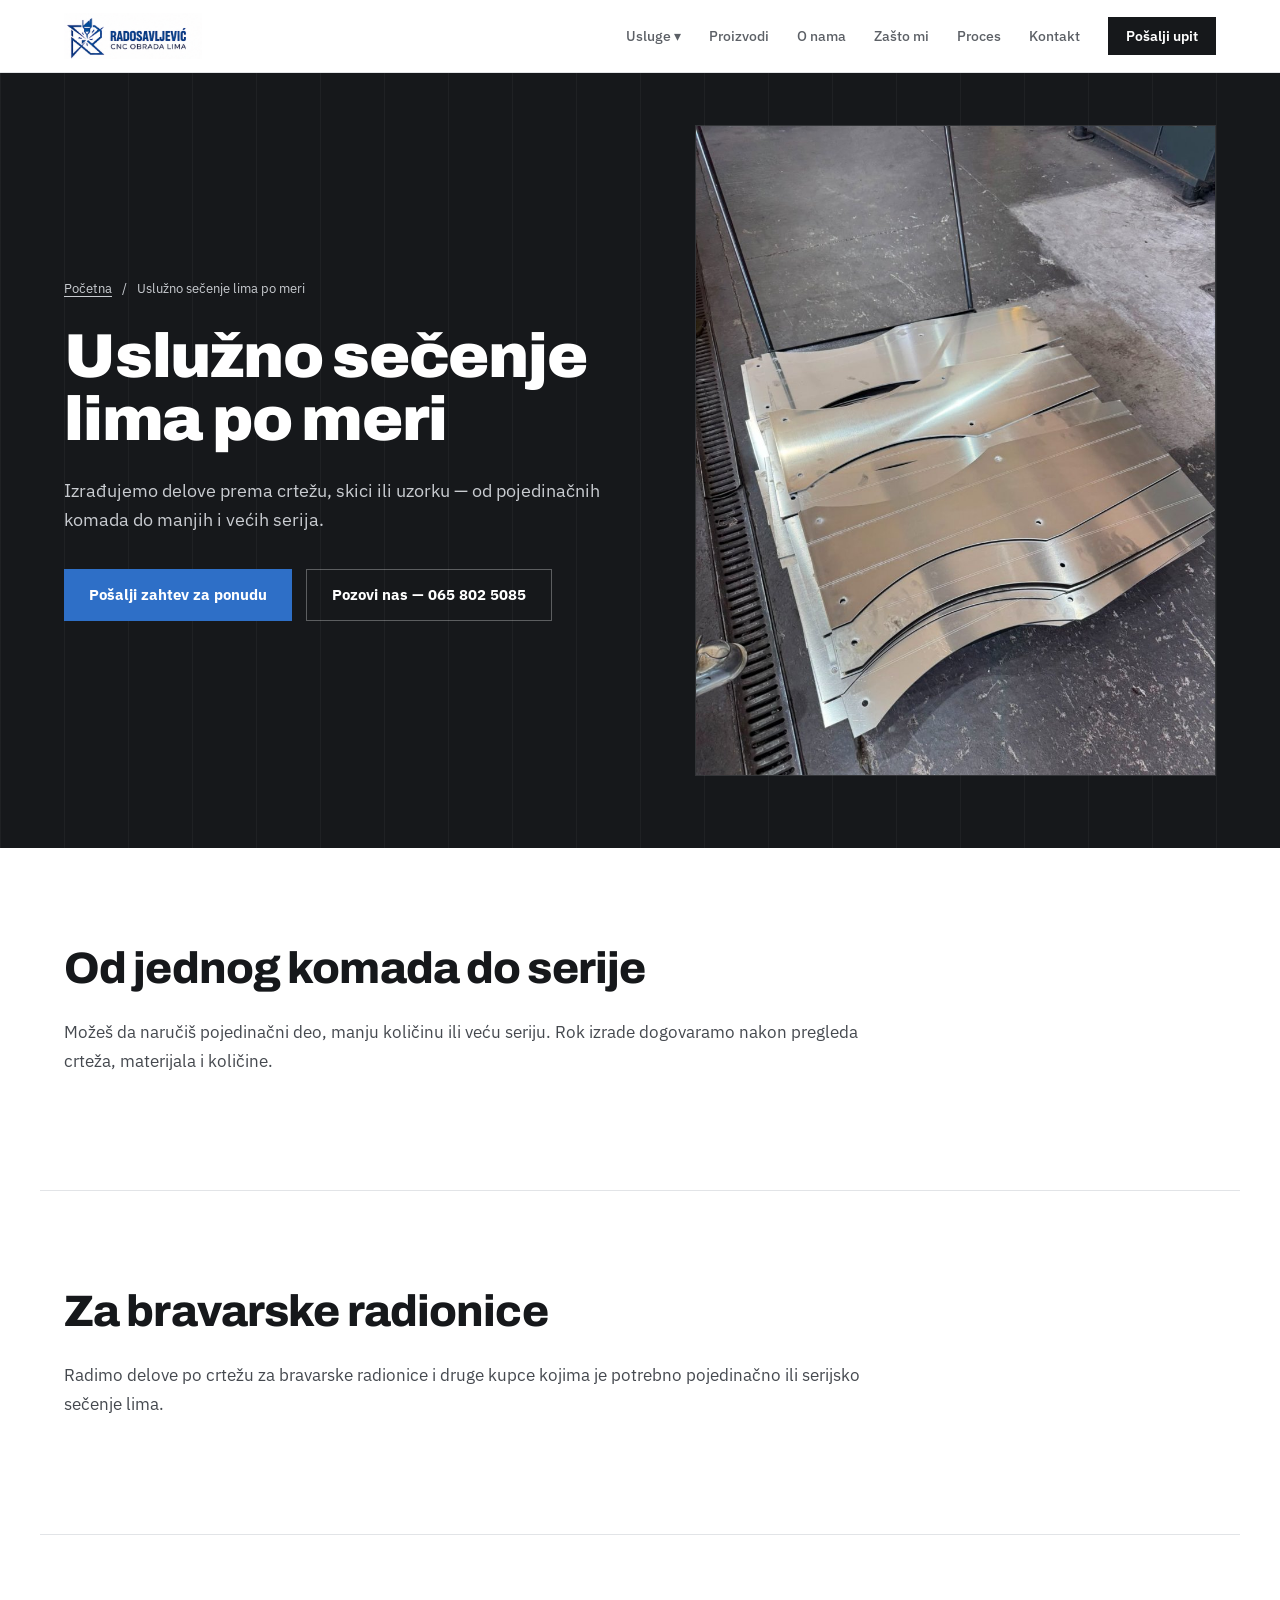
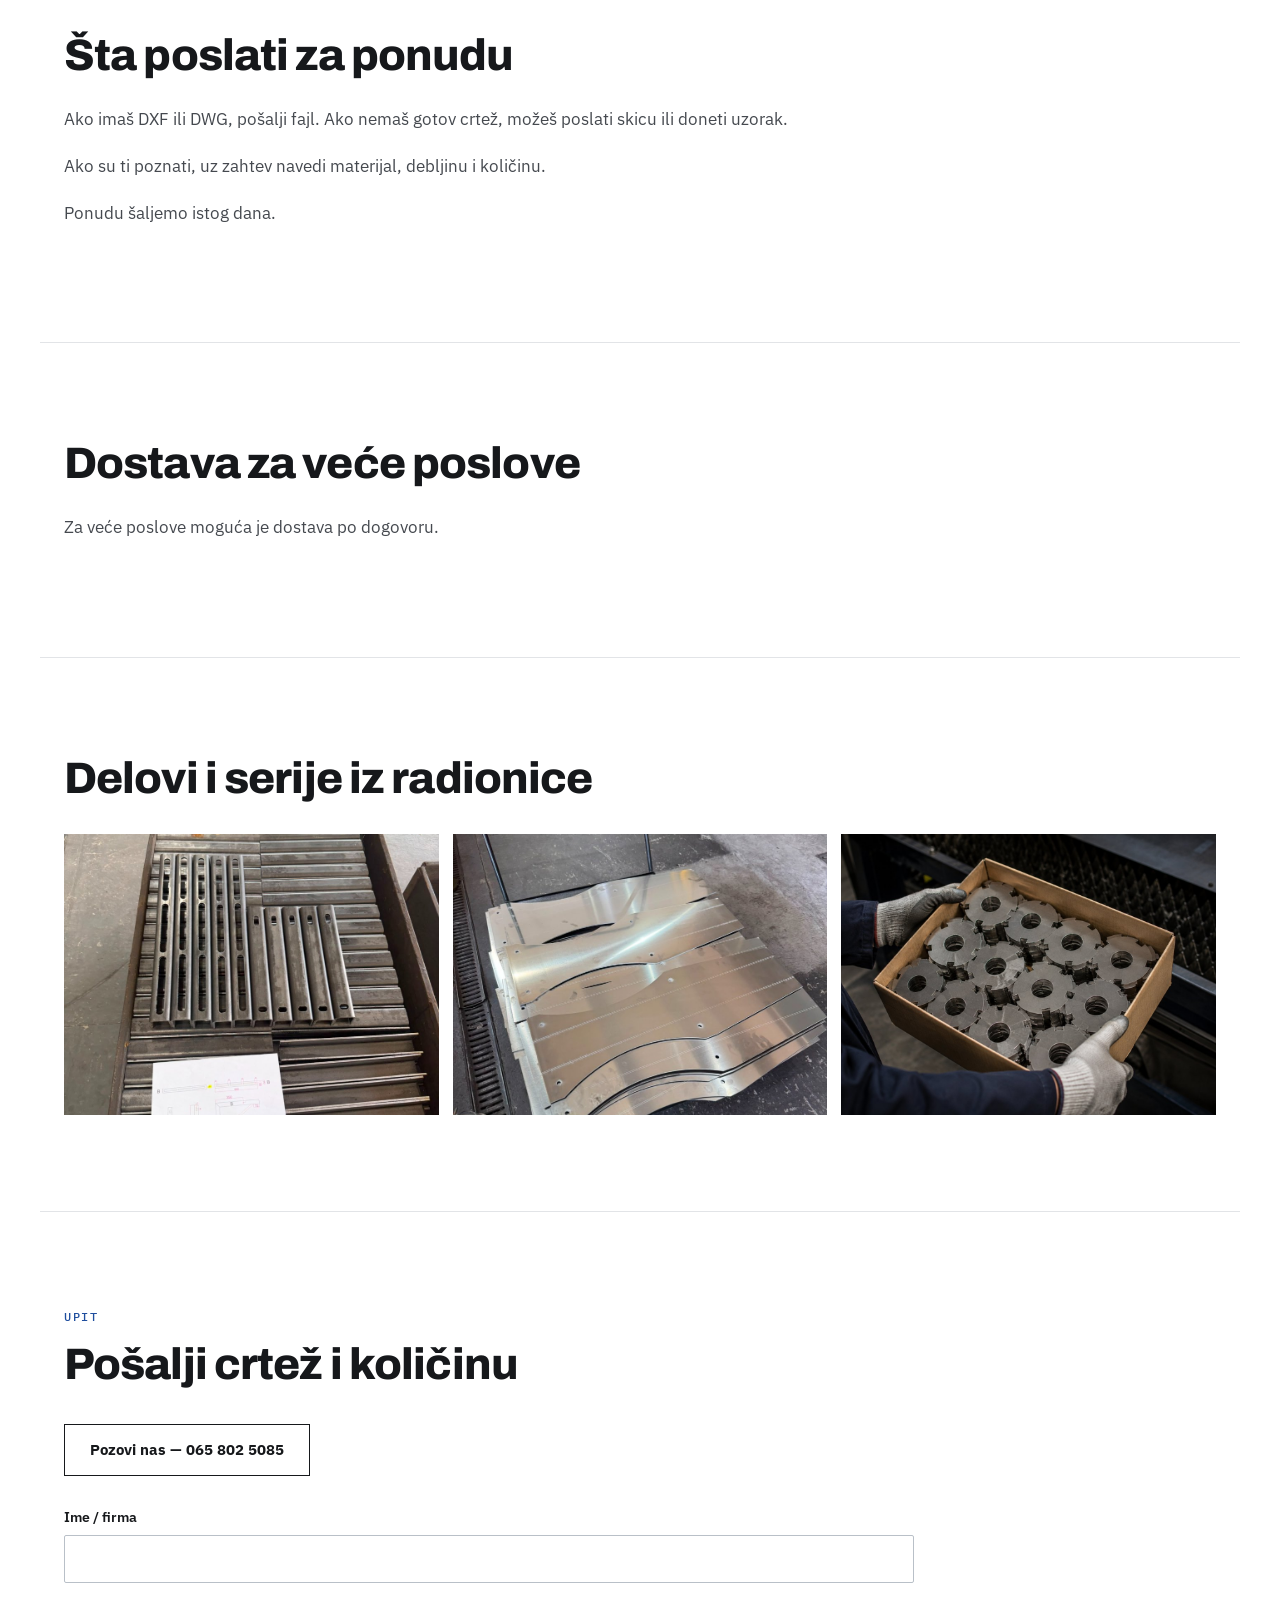
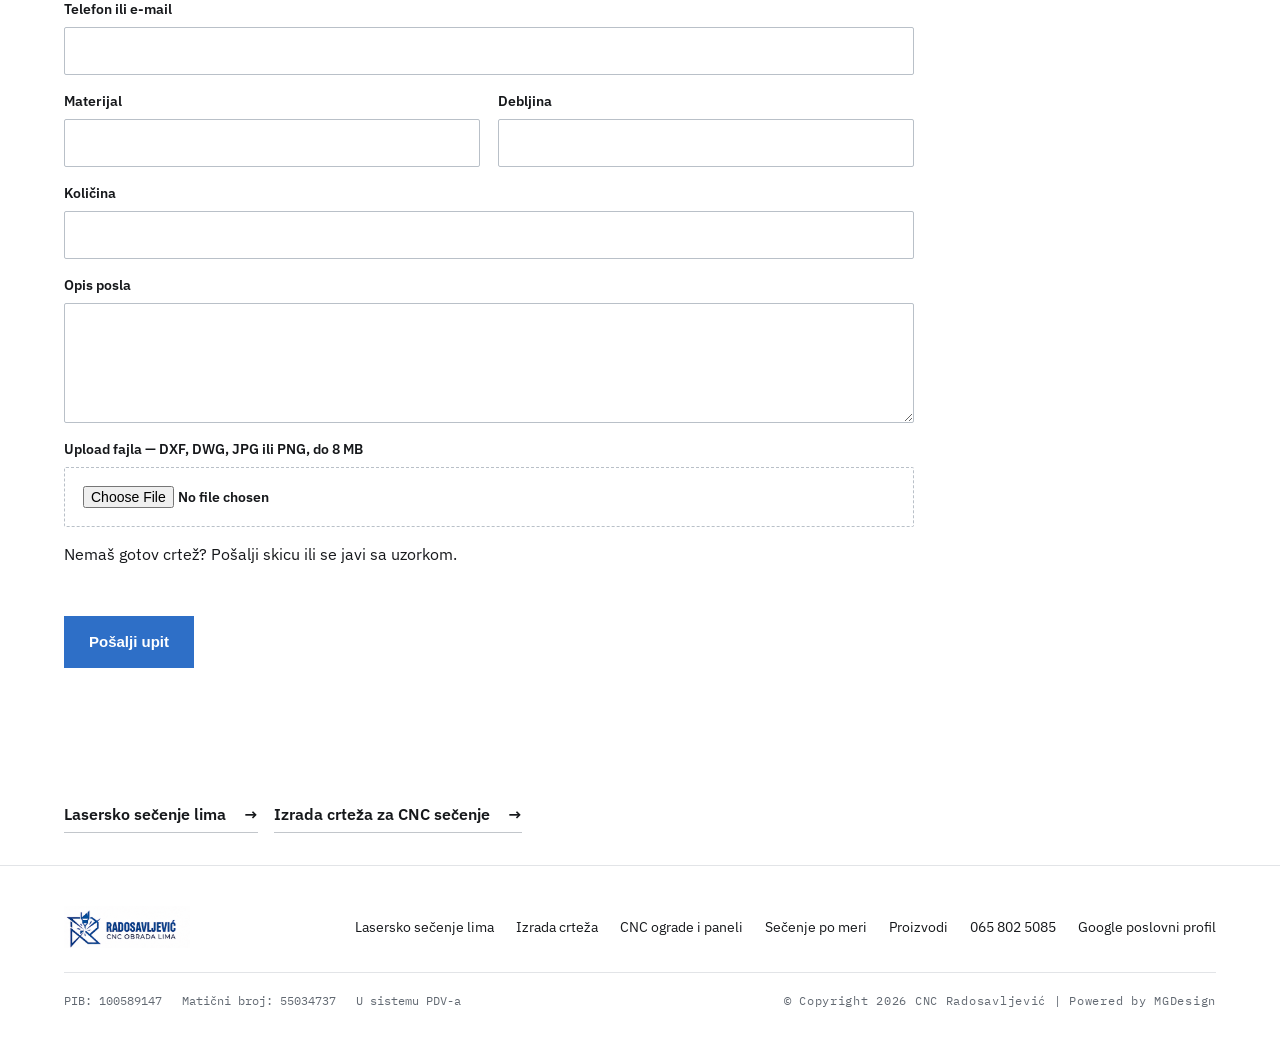
<file: usluzno-secenje-lima/index.html>
<!doctype html>
<html lang="sr">
<head>
<meta charset="utf-8">
<meta name="viewport" content="width=device-width, initial-scale=1">
<!-- Google Tag Manager -->
<script>(function(w,d,s,l,i){w[l]=w[l]||[];w[l].push({'gtm.start':
new Date().getTime(),event:'gtm.js'});var f=d.getElementsByTagName(s)[0],
j=d.createElement(s),dl=l!='dataLayer'?'&l='+l:'';j.async=true;j.src=
'https://www.googletagmanager.com/gtm.js?id='+i+dl;f.parentNode.insertBefore(j,f);
})(window,document,'script','dataLayer','GTM-P7VCT999');</script>
<!-- End Google Tag Manager -->
<title>Uslužno sečenje lima po meri | Radosavljević</title>
<meta name="description" content="Izrađujemo delove prema crtežu, skici ili uzorku — od pojedinačnih komada do manjih i većih serija.">
<meta name="robots" content="index, follow">
<link rel="canonical" href="https://cnc-radosavljevic.com/usluzno-secenje-lima/">
<meta name="theme-color" content="#16181b">
<link rel="icon" type="image/png" href="/favicon-96x96.png" sizes="96x96">
<link rel="icon" type="image/svg+xml" href="/favicon.svg">
<link rel="shortcut icon" href="/favicon.ico">
<link rel="apple-touch-icon" sizes="180x180" href="/apple-touch-icon.png">
<meta name="apple-mobile-web-app-title" content="CNC Radosavljević">
<link rel="manifest" href="/site.webmanifest">
<meta property="og:type" content="website">
<meta property="og:locale" content="sr_RS">
<meta property="og:site_name" content="Radosavljević CNC obrada lima">
<meta property="og:title" content="Uslužno sečenje lima po meri | Radosavljević">
<meta property="og:description" content="Izrađujemo delove prema crtežu, skici ili uzorku — od pojedinačnih komada do manjih i većih serija.">
<meta property="og:url" content="https://cnc-radosavljevic.com/usluzno-secenje-lima/">
<meta property="og:image" content="https://cnc-radosavljevic.com/assets/galerija-5.jpg">
<meta property="og:image:alt" content="Metalni delovi sečeni po meri">
<meta name="twitter:card" content="summary_large_image">
<meta name="twitter:title" content="Uslužno sečenje lima po meri | Radosavljević">
<meta name="twitter:description" content="Izrađujemo delove prema crtežu, skici ili uzorku — od pojedinačnih komada do manjih i većih serija.">
<meta name="twitter:image" content="https://cnc-radosavljevic.com/assets/galerija-5.jpg">
<script type="application/ld+json">{
  "@context": "https://schema.org",
  "@graph": [
    {
      "@type": "WebPage",
      "@id": "https://cnc-radosavljevic.com/usluzno-secenje-lima/#webpage",
      "url": "https://cnc-radosavljevic.com/usluzno-secenje-lima/",
      "name": "Uslužno sečenje lima po meri | Radosavljević",
      "description": "Izrađujemo delove prema crtežu, skici ili uzorku — od pojedinačnih komada do manjih i većih serija.",
      "inLanguage": "sr-RS",
      "about": {
        "@id": "https://cnc-radosavljevic.com/usluzno-secenje-lima/#service"
      },
      "breadcrumb": {
        "@id": "https://cnc-radosavljevic.com/usluzno-secenje-lima/#breadcrumb"
      }
    },
    {
      "@type": "BreadcrumbList",
      "@id": "https://cnc-radosavljevic.com/usluzno-secenje-lima/#breadcrumb",
      "itemListElement": [
        {
          "@type": "ListItem",
          "position": 1,
          "name": "Početna",
          "item": "https://cnc-radosavljevic.com/"
        },
        {
          "@type": "ListItem",
          "position": 2,
          "name": "Uslužno sečenje lima po meri",
          "item": "https://cnc-radosavljevic.com/usluzno-secenje-lima/"
        }
      ]
    },
    {
      "@type": "Service",
      "@id": "https://cnc-radosavljevic.com/usluzno-secenje-lima/#service",
      "name": "Uslužno sečenje lima po meri",
      "description": "Izrađujemo delove prema crtežu, skici ili uzorku — od pojedinačnih komada do manjih i većih serija.",
      "url": "https://cnc-radosavljevic.com/usluzno-secenje-lima/",
      "provider": {
        "@type": "LocalBusiness",
        "name": "Radosavljević CNC obrada lima",
        "url": "https://cnc-radosavljevic.com/"
      }
    }
  ]
}</script>
<link rel="preconnect" href="https://fonts.googleapis.com">
<link rel="preconnect" href="https://fonts.gstatic.com" crossorigin>
<link href="https://fonts.googleapis.com/css2?family=Archivo:wght@600;700;800;900&amp;family=IBM+Plex+Mono:wght@400;500&amp;family=IBM+Plex+Sans:wght@400;500;600&amp;display=swap" rel="stylesheet">
<link rel="stylesheet" href="/assets/pages.css">
<link rel="stylesheet" href="/assets/footer.css">
</head>
<body>
<!-- Google Tag Manager (noscript) -->
<noscript><iframe src="https://www.googletagmanager.com/ns.html?id=GTM-P7VCT999"
height="0" width="0" style="display:none;visibility:hidden"></iframe></noscript>
<!-- End Google Tag Manager (noscript) -->
<header class="site-header">
  <div class="site-header__inner" data-nosnippet>
    <a class="site-header__brand" href="/" aria-label="CNC Radosavljević — početna">
      <img src="/assets/logo.png" alt="Radosavljević CNC obrada lima" width="200" height="77">
    </a>
    <nav class="desktop-nav" aria-label="Glavna navigacija">
      <details class="services-menu">
        <summary>Usluge</summary>
        <div class="services-subnav">
          <a href="/lasersko-secenje-lima/">Lasersko sečenje lima</a>
          <a href="/izrada-crteza-za-cnc-secenje/">Izrada crteža za CNC sečenje</a>
          <a href="/cnc-ograde/">CNC ograde i dekorativni paneli</a>
          <a href="/usluzno-secenje-lima/">Uslužno sečenje lima po meri</a>
        </div>
      </details>
      <a href="/proizvodi/">Proizvodi</a>
      <a href="/#onama">O nama</a>
      <a href="/#zasto">Zašto mi</a>
      <a href="/#proces">Proces</a>
      <a href="/#kontakt">Kontakt</a>
      <a class="nav-cta" href="/usluzno-secenje-lima/#upit">Pošalji upit</a>
    </nav>
    <details class="mobile-nav">
      <summary aria-label="Otvori ili zatvori meni"><span aria-hidden="true">☰</span><span class="sr-only">Meni</span></summary>
      <nav aria-label="Mobilna navigacija">
        <a href="/#usluge">Usluge</a>
        <a class="mobile-nav__child" href="/lasersko-secenje-lima/">Lasersko sečenje lima</a>
        <a class="mobile-nav__child" href="/izrada-crteza-za-cnc-secenje/">Izrada crteža za CNC sečenje</a>
        <a class="mobile-nav__child" href="/cnc-ograde/">CNC ograde i dekorativni paneli</a>
        <a class="mobile-nav__child" href="/usluzno-secenje-lima/">Uslužno sečenje lima po meri</a>
        <a href="/proizvodi/">Proizvodi</a>
        <a href="/#onama">O nama</a>
        <a href="/#kontakt">Kontakt</a>
        <a class="nav-cta" href="/usluzno-secenje-lima/#upit">Pošalji upit</a>
      </nav>
    </details>
  </div>
</header>

<main id="top">
<section class="page-hero" aria-labelledby="page-title"><div class="page-hero__inner">
<div class="page-hero__copy">
<nav class="breadcrumbs" aria-label="Putanja"><a href="/">Početna</a><span aria-hidden="true">/</span><span aria-current="page">Uslužno sečenje lima po meri</span></nav>
<h1 id="page-title">Uslužno sečenje lima po meri</h1>
<p class="page-hero__intro">Izrađujemo delove prema crtežu, skici ili uzorku — od pojedinačnih komada do manjih i većih serija.</p>
<div class="page-hero__actions" data-nosnippet><a class="button button--primary" href="#upit">Pošalji zahtev za ponudu</a><a class="button button--outline" href="tel:+381658025085">Pozovi nas — 065 802 5085</a></div>

</div><div class="page-hero__media"><img src="/assets/galerija-5.jpg" alt="Metalni delovi sečeni po meri" fetchpriority="high" decoding="async"></div>
</div></section><section class="page-content service-section"><h2>Od jednog komada do serije</h2><p>Možeš da naručiš pojedinačni deo, manju količinu ili veću seriju. Rok izrade dogovaramo nakon pregleda crteža, materijala i količine.</p></section>
<section class="page-content service-section"><h2>Za bravarske radionice</h2><p>Radimo delove po crtežu za bravarske radionice i druge kupce kojima je potrebno pojedinačno ili serijsko sečenje lima.</p></section>
<section class="page-content service-section"><h2>Šta poslati za ponudu</h2><p>Ako imaš DXF ili DWG, pošalji fajl. Ako nemaš gotov crtež, možeš poslati skicu ili doneti uzorak.</p><p>Ako su ti poznati, uz zahtev navedi materijal, debljinu i količinu.</p><p>Ponudu šaljemo istog dana.</p></section>
<section class="page-content service-section"><h2>Dostava za veće poslove</h2><p>Za veće poslove moguća je dostava po dogovoru.</p></section>
<section class="page-content service-section"><h2>Delovi i serije iz radionice</h2><div class="photo-grid"><figure><img src="/assets/galerija-1.jpg" alt="Metalni delovi i prateći crtež" loading="lazy" decoding="async"></figure><figure><img src="/assets/galerija-5.jpg" alt="Serija laserski isečenih metalnih delova" loading="lazy" decoding="async"></figure><figure><img src="/assets/onama.jpg" alt="Manji metalni delovi složeni u kutiju" loading="lazy" decoding="async"></figure></div></section><section class="page-content page-content--form" id="upit" aria-labelledby="upit-title" data-nosnippet>
  <div class="section-label">UPIT</div>
  <h2 id="upit-title">Pošalji crtež i količinu</h2>
  <div class="page-hero__actions inline-cta"><a class="button button--outline" href="tel:+381658025085">Pozovi nas — 065 802 5085</a></div>
  <form id="cncr-upload-form" class="quote-form" action="https://formsubmit.co/sm.laser.r@gmail.com" method="POST" enctype="multipart/form-data">
    <input type="hidden" name="_subject" value="Upit sa podstrane — Radosavljević CNC">
    <input type="hidden" name="_template" value="table">
    <label>Ime / firma <input name="ime" autocomplete="name" required maxlength="120"></label>
    <label>Telefon ili e-mail <input name="kontakt" required maxlength="160"></label>
    <div class="form-row">
      <label>Materijal <input name="materijal" maxlength="80"></label>
      <label>Debljina <input name="debljina" maxlength="50"></label>
    </div>
    <label>Količina <input name="kolicina" maxlength="80"></label>
    <label>Opis posla <textarea name="opis_posla" rows="5" maxlength="3000"></textarea></label>
    <label>Upload fajla — DXF, DWG, JPG ili PNG, do 8 MB
      <input id="cncr-attachment" type="file" name="attachment" accept=".dxf,.dwg,.jpg,.jpeg,.png,image/jpeg,image/png">
    </label>
    <p>Nemaš gotov crtež? Pošalji skicu ili se javi sa uzorkom.</p>
    <p id="form-feedback" class="form-feedback" role="status" aria-live="polite"></p>
    <button type="submit" class="button button--primary">Pošalji upit</button>
  </form>
</section><nav class="related-links" aria-label="Povezane usluge"><a href="/lasersko-secenje-lima/">Lasersko sečenje lima <span aria-hidden="true">→</span></a><a href="/izrada-crteza-za-cnc-secenje/">Izrada crteža za CNC sečenje <span aria-hidden="true">→</span></a></nav></main>
<footer class="site-footer">
  <div class="site-footer__inner" data-nosnippet>
    <div class="site-footer__top">
      <a class="site-footer__brand" href="/" aria-label="Nazad na početnu"><img src="/assets/logo.png" alt="Radosavljević CNC obrada lima" width="182" height="70"></a>
      <nav class="site-footer__links" aria-label="Navigacija u podnožju">
        <a href="/lasersko-secenje-lima/">Lasersko sečenje lima</a>
        <a href="/izrada-crteza-za-cnc-secenje/">Izrada crteža</a>
        <a href="/cnc-ograde/">CNC ograde i paneli</a>
        <a href="/usluzno-secenje-lima/">Sečenje po meri</a>
        <a href="/proizvodi/">Proizvodi</a>
        <a href="tel:+381658025085">065 802 5085</a>
        <a href="https://maps.app.goo.gl/rvQRkRG5MX4ujSWVA" target="_blank" rel="noopener noreferrer">Google poslovni profil</a>
      </nav>
    </div>
    <div class="site-footer__meta">
      <p><span>PIB: 100589147</span><span>Matični broj: 55034737</span><span>U sistemu PDV-a</span></p>
      <small><span>© Copyright 2026 CNC Radosavljević</span><span class="site-footer__separator" aria-hidden="true"> | </span><span>Powered by MGDesign</span></small>
    </div>
  </div>
</footer>

<script src="/assets/upload-form.js" defer></script>
</body>
</html>
</file>
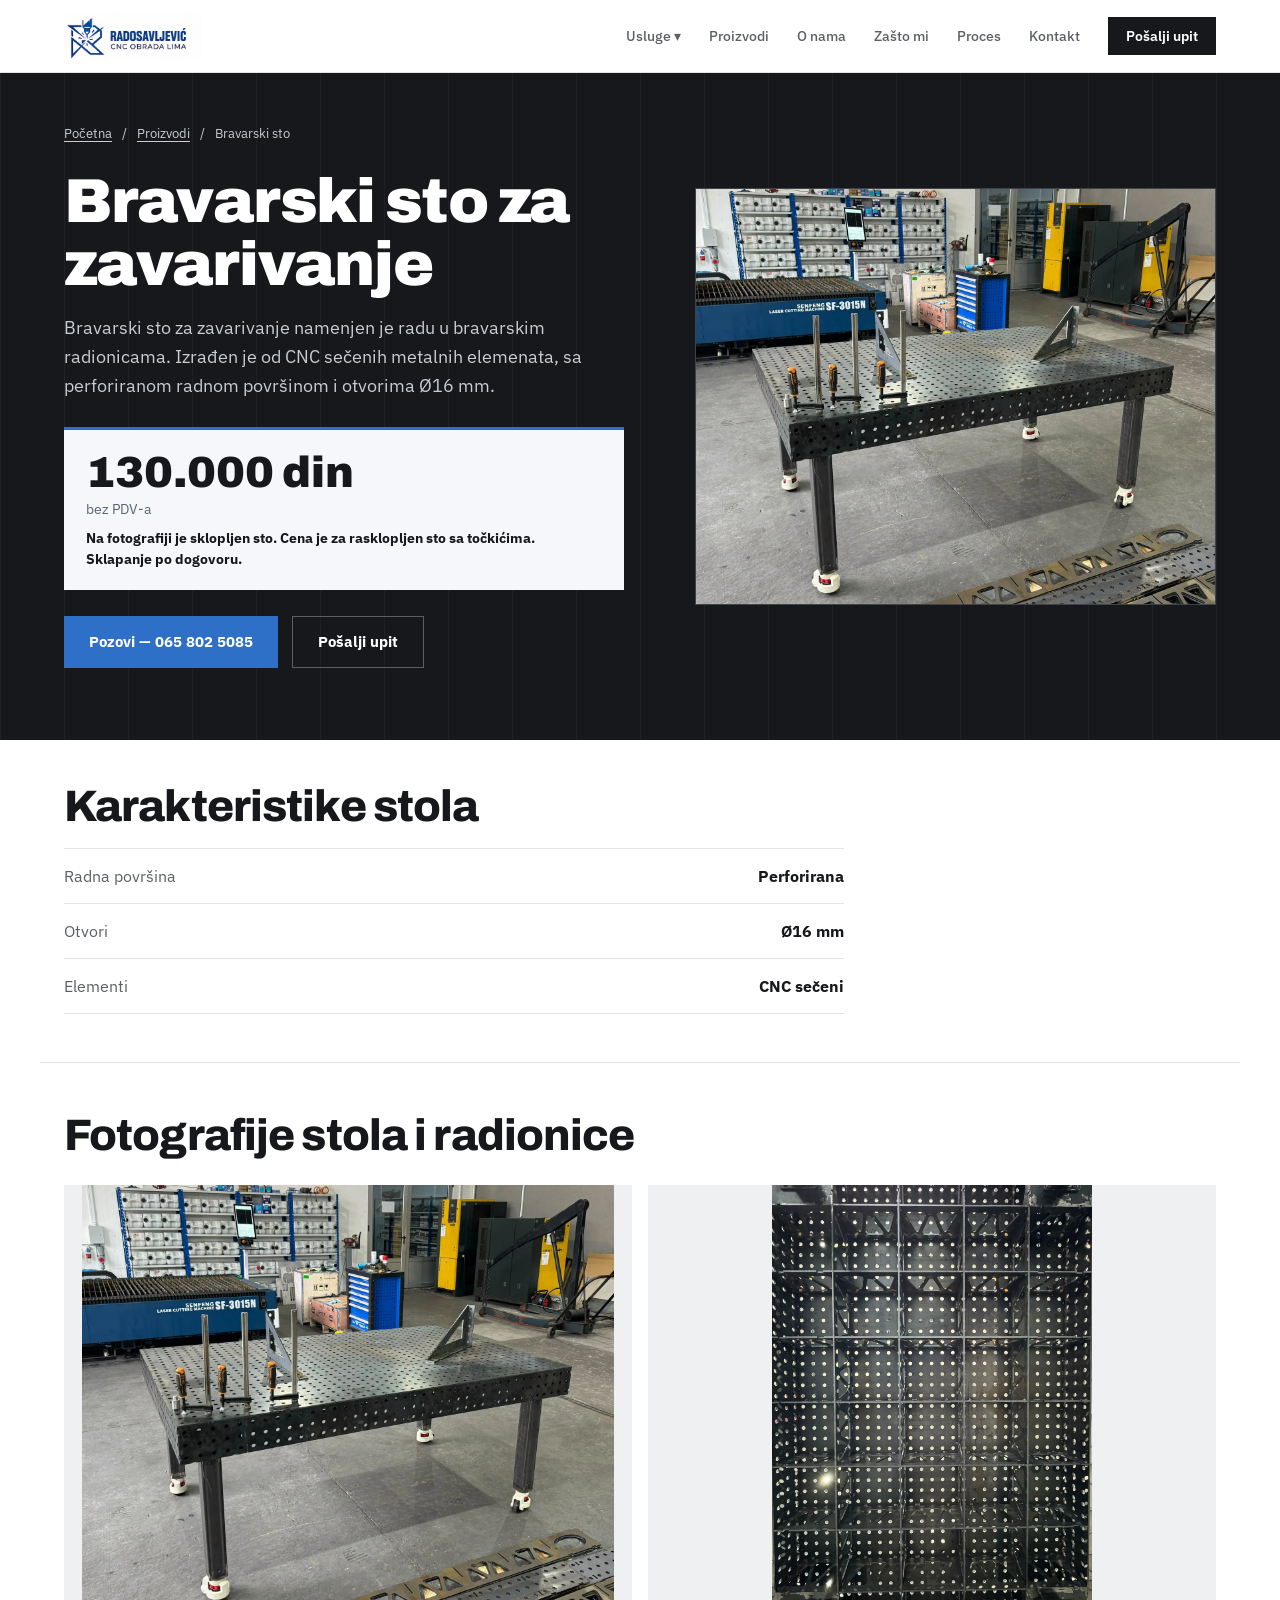
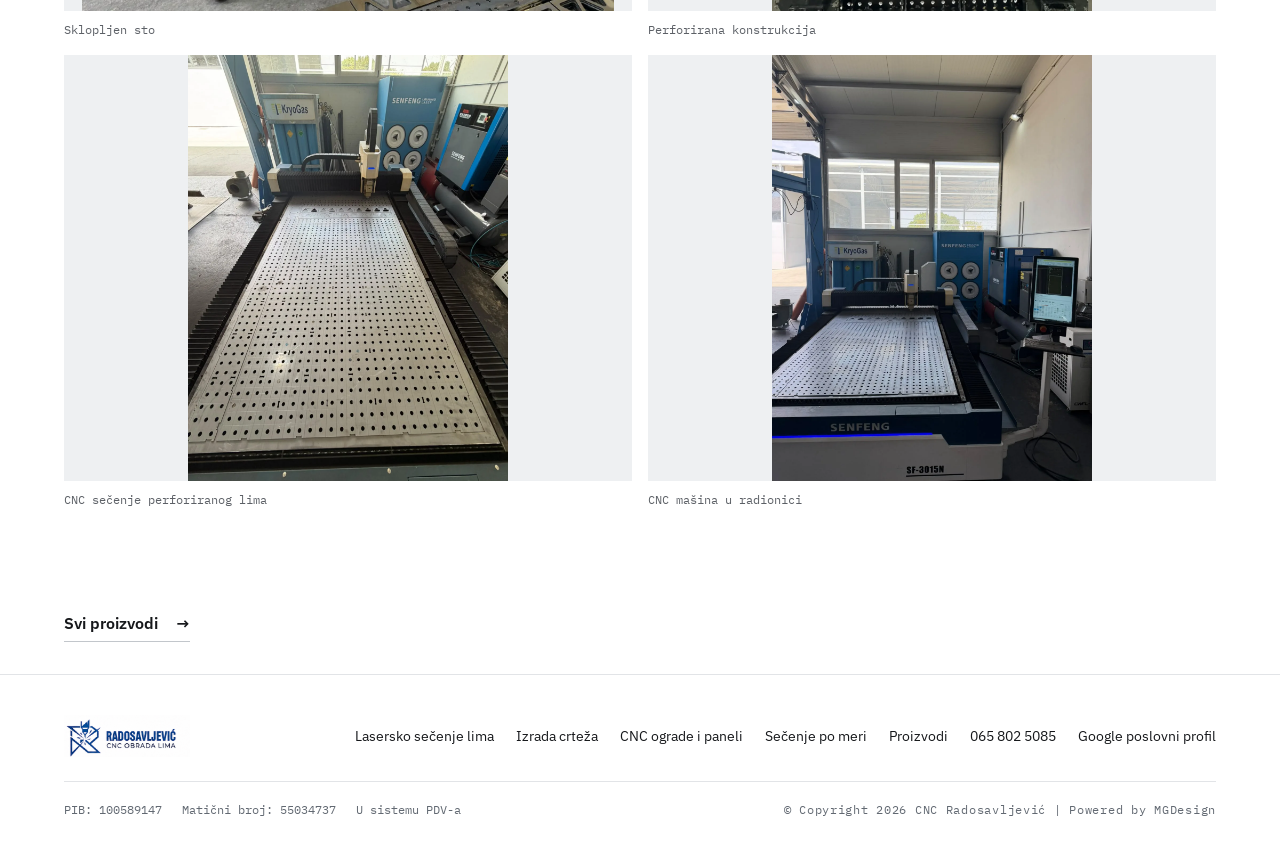
<file: proizvodi/bravarski-sto/index.html>
<!doctype html>
<html lang="sr">
<head>
<meta charset="utf-8">
<meta name="viewport" content="width=device-width, initial-scale=1">
<!-- Google Tag Manager -->
<script>(function(w,d,s,l,i){w[l]=w[l]||[];w[l].push({'gtm.start':
new Date().getTime(),event:'gtm.js'});var f=d.getElementsByTagName(s)[0],
j=d.createElement(s),dl=l!='dataLayer'?'&l='+l:'';j.async=true;j.src=
'https://www.googletagmanager.com/gtm.js?id='+i+dl;f.parentNode.insertBefore(j,f);
})(window,document,'script','dataLayer','GTM-P7VCT999');</script>
<!-- End Google Tag Manager -->
<title>Bravarski sto za zavarivanje | CNC Radosavljević</title>
<meta name="description" content="Bravarski sto za zavarivanje sa rupama Ø16 mm. Cena rasklopljenog stola sa točkićima je 130.000 din bez PDV-a. Sklapanje po dogovoru.">
<meta name="robots" content="index, follow">
<link rel="canonical" href="https://cnc-radosavljevic.com/proizvodi/bravarski-sto/">
<meta name="theme-color" content="#16181b">
<link rel="icon" type="image/png" href="/favicon-96x96.png" sizes="96x96">
<link rel="icon" type="image/svg+xml" href="/favicon.svg">
<link rel="shortcut icon" href="/favicon.ico">
<link rel="apple-touch-icon" sizes="180x180" href="/apple-touch-icon.png">
<meta name="apple-mobile-web-app-title" content="CNC Radosavljević">
<link rel="manifest" href="/site.webmanifest">
<meta property="og:type" content="product">
<meta property="og:locale" content="sr_RS">
<meta property="og:site_name" content="Radosavljević CNC obrada lima">
<meta property="og:title" content="Bravarski sto za zavarivanje | CNC Radosavljević">
<meta property="og:description" content="Bravarski sto za zavarivanje sa rupama Ø16 mm. Cena rasklopljenog stola sa točkićima je 130.000 din bez PDV-a. Sklapanje po dogovoru.">
<meta property="og:url" content="https://cnc-radosavljevic.com/proizvodi/bravarski-sto/">
<meta property="og:image" content="https://cnc-radosavljevic.com/assets/products/bravarski-sto-sklopljen.jpg">
<meta property="og:image:alt" content="Sklopljen bravarski sto za zavarivanje sa točkićima u radionici">
<meta name="twitter:card" content="summary_large_image">
<meta name="twitter:title" content="Bravarski sto za zavarivanje | CNC Radosavljević">
<meta name="twitter:description" content="Bravarski sto za zavarivanje sa rupama Ø16 mm. Cena rasklopljenog stola sa točkićima je 130.000 din bez PDV-a. Sklapanje po dogovoru.">
<meta name="twitter:image" content="https://cnc-radosavljevic.com/assets/products/bravarski-sto-sklopljen.jpg">
<script type="application/ld+json">{
  "@context": "https://schema.org",
  "@graph": [
    {
      "@type": "WebPage",
      "@id": "https://cnc-radosavljevic.com/proizvodi/bravarski-sto/#webpage",
      "url": "https://cnc-radosavljevic.com/proizvodi/bravarski-sto/",
      "name": "Bravarski sto za zavarivanje | CNC Radosavljević",
      "description": "Bravarski sto za zavarivanje sa rupama Ø16 mm. Cena rasklopljenog stola sa točkićima je 130.000 din bez PDV-a. Sklapanje po dogovoru.",
      "inLanguage": "sr-RS",
      "mainEntity": {
        "@id": "https://cnc-radosavljevic.com/proizvodi/bravarski-sto/#product"
      },
      "breadcrumb": {
        "@id": "https://cnc-radosavljevic.com/proizvodi/bravarski-sto/#breadcrumb"
      }
    },
    {
      "@type": "Product",
      "@id": "https://cnc-radosavljevic.com/proizvodi/bravarski-sto/#product",
      "url": "https://cnc-radosavljevic.com/proizvodi/bravarski-sto/",
      "name": "Bravarski sto za zavarivanje",
      "description": "Bravarski sto za zavarivanje sa rupama Ø16 mm. Cena rasklopljenog stola sa točkićima je 130.000 din bez PDV-a. Sklapanje po dogovoru.",
      "image": "https://cnc-radosavljevic.com/assets/products/bravarski-sto-sklopljen.jpg"
    },
    {
      "@type": "BreadcrumbList",
      "@id": "https://cnc-radosavljevic.com/proizvodi/bravarski-sto/#breadcrumb",
      "itemListElement": [
        {
          "@type": "ListItem",
          "position": 1,
          "name": "Početna",
          "item": "https://cnc-radosavljevic.com/"
        },
        {
          "@type": "ListItem",
          "position": 2,
          "name": "Proizvodi",
          "item": "https://cnc-radosavljevic.com/proizvodi/"
        },
        {
          "@type": "ListItem",
          "position": 3,
          "name": "Bravarski sto",
          "item": "https://cnc-radosavljevic.com/proizvodi/bravarski-sto/"
        }
      ]
    }
  ]
}</script>
<link rel="preconnect" href="https://fonts.googleapis.com">
<link rel="preconnect" href="https://fonts.gstatic.com" crossorigin>
<link href="https://fonts.googleapis.com/css2?family=Archivo:wght@600;700;800;900&amp;family=IBM+Plex+Mono:wght@400;500&amp;family=IBM+Plex+Sans:wght@400;500;600&amp;display=swap" rel="stylesheet">
<link rel="stylesheet" href="/assets/pages.css">
<link rel="stylesheet" href="/assets/footer.css">
<script src="/assets/product-gallery.js" defer></script>
</head>
<body>
<!-- Google Tag Manager (noscript) -->
<noscript><iframe src="https://www.googletagmanager.com/ns.html?id=GTM-P7VCT999"
height="0" width="0" style="display:none;visibility:hidden"></iframe></noscript>
<!-- End Google Tag Manager (noscript) -->
<header class="site-header">
  <div class="site-header__inner" data-nosnippet>
    <a class="site-header__brand" href="/" aria-label="CNC Radosavljević — početna">
      <img src="/assets/logo.png" alt="Radosavljević CNC obrada lima" width="200" height="77">
    </a>
    <nav class="desktop-nav" aria-label="Glavna navigacija">
      <details class="services-menu">
        <summary>Usluge</summary>
        <div class="services-subnav">
          <a href="/lasersko-secenje-lima/">Lasersko sečenje lima</a>
          <a href="/izrada-crteza-za-cnc-secenje/">Izrada crteža za CNC sečenje</a>
          <a href="/cnc-ograde/">CNC ograde i dekorativni paneli</a>
          <a href="/usluzno-secenje-lima/">Uslužno sečenje lima po meri</a>
        </div>
      </details>
      <a href="/proizvodi/">Proizvodi</a>
      <a href="/#onama">O nama</a>
      <a href="/#zasto">Zašto mi</a>
      <a href="/#proces">Proces</a>
      <a href="/#kontakt">Kontakt</a>
      <a class="nav-cta" href="/usluzno-secenje-lima/#upit">Pošalji upit</a>
    </nav>
    <details class="mobile-nav">
      <summary aria-label="Otvori ili zatvori meni"><span aria-hidden="true">☰</span><span class="sr-only">Meni</span></summary>
      <nav aria-label="Mobilna navigacija">
        <a href="/#usluge">Usluge</a>
        <a class="mobile-nav__child" href="/lasersko-secenje-lima/">Lasersko sečenje lima</a>
        <a class="mobile-nav__child" href="/izrada-crteza-za-cnc-secenje/">Izrada crteža za CNC sečenje</a>
        <a class="mobile-nav__child" href="/cnc-ograde/">CNC ograde i dekorativni paneli</a>
        <a class="mobile-nav__child" href="/usluzno-secenje-lima/">Uslužno sečenje lima po meri</a>
        <a href="/proizvodi/">Proizvodi</a>
        <a href="/#onama">O nama</a>
        <a href="/#kontakt">Kontakt</a>
        <a class="nav-cta" href="/usluzno-secenje-lima/#upit">Pošalji upit</a>
      </nav>
    </details>
  </div>
</header>

<main id="top">
<section class="page-hero product-hero product-hero--detail" aria-labelledby="page-title"><div class="page-hero__inner">
<div class="page-hero__copy"><nav class="breadcrumbs" aria-label="Putanja"><a href="/">Početna</a><span aria-hidden="true">/</span><a href="/proizvodi/">Proizvodi</a><span aria-hidden="true">/</span><span aria-current="page">Bravarski sto</span></nav>
<h1 id="page-title">Bravarski sto za zavarivanje</h1>
<p class="page-hero__intro">Bravarski sto za zavarivanje namenjen je radu u bravarskim radionicama. Izrađen je od CNC sečenih metalnih elemenata, sa perforiranom radnom površinom i otvorima Ø16 mm.</p>
<div class="product-price"><strong>130.000 din</strong><span>bez PDV-a</span>
<p>Na fotografiji je sklopljen sto. Cena je za rasklopljen sto sa točkićima. Sklapanje po dogovoru.</p></div>
<div class="page-hero__actions" data-nosnippet><a class="button button--primary" href="tel:+381658025085">Pozovi — 065 802 5085</a><a class="button button--outline" href="mailto:sm.laser.r@gmail.com?subject=Upit%20za%20bravarski%20sto">Pošalji upit</a></div>
</div><figure class="page-hero__media product-hero__media"><a href="/assets/products/bravarski-sto-sklopljen.jpg" target="_blank" rel="noopener noreferrer" data-product-lightbox data-caption="Sklopljen sto" aria-label="Otvori fotografiju sklopljenog bravarskog stola"><picture><source srcset="/assets/products/bravarski-sto-sklopljen.webp" type="image/webp"><img src="/assets/products/bravarski-sto-sklopljen.jpg" alt="Sklopljen bravarski sto za zavarivanje sa točkićima u radionici" width="1600" height="1280" fetchpriority="high" decoding="async"></picture></a></figure>
</div></section><section class="page-content service-section product-characteristics" aria-labelledby="characteristics-title"><h2 id="characteristics-title">Karakteristike stola</h2>
<dl class="product-specs"><div><dt>Radna površina</dt><dd>Perforirana</dd></div><div><dt>Otvori</dt><dd>Ø16 mm</dd></div><div><dt>Elementi</dt><dd>CNC sečeni</dd></div></dl></section><section class="page-content product-gallery" aria-labelledby="gallery-title"><h2 id="gallery-title">Fotografije stola i radionice</h2><div class="product-gallery__grid"><figure><a href="/assets/products/bravarski-sto-sklopljen.jpg" target="_blank" rel="noopener noreferrer" data-product-lightbox data-caption="Sklopljen sto" aria-label="Otvori fotografiju: Sklopljen sto"><picture><source srcset="/assets/products/bravarski-sto-sklopljen.webp" type="image/webp"><img src="/assets/products/bravarski-sto-sklopljen.jpg" alt="Kompletan sklopljen bravarski sto sa točkićima u radionici" width="1600" height="1280" loading="lazy" decoding="async"></picture></a><figcaption>Sklopljen sto</figcaption></figure><figure><a href="/assets/products/bravarski-sto-konstrukcija.jpg" target="_blank" rel="noopener noreferrer" data-product-lightbox data-caption="Perforirana konstrukcija" aria-label="Otvori fotografiju: Perforirana konstrukcija"><picture><source srcset="/assets/products/bravarski-sto-konstrukcija.webp" type="image/webp"><img src="/assets/products/bravarski-sto-konstrukcija.jpg" alt="Detalj perforirane metalne konstrukcije bravarskog stola" width="1200" height="1600" loading="lazy" decoding="async"></picture></a><figcaption>Perforirana konstrukcija</figcaption></figure><figure><a href="/assets/products/cnc-perforirani-lim.jpg" target="_blank" rel="noopener noreferrer" data-product-lightbox data-caption="CNC sečenje perforiranog lima" aria-label="Otvori fotografiju: CNC sečenje perforiranog lima"><picture><source srcset="/assets/products/cnc-perforirani-lim.webp" type="image/webp"><img src="/assets/products/cnc-perforirani-lim.jpg" alt="CNC mašina i perforirani lim u radionici" width="1200" height="1600" loading="lazy" decoding="async"></picture></a><figcaption>CNC sečenje perforiranog lima</figcaption></figure><figure><a href="/assets/products/cnc-masina-radionica.jpg" target="_blank" rel="noopener noreferrer" data-product-lightbox data-caption="CNC mašina u radionici" aria-label="Otvori fotografiju: CNC mašina u radionici"><picture><source srcset="/assets/products/cnc-masina-radionica.webp" type="image/webp"><img src="/assets/products/cnc-masina-radionica.jpg" alt="CNC mašina u radionici" width="1200" height="1600" loading="lazy" decoding="async"></picture></a><figcaption>CNC mašina u radionici</figcaption></figure></div></section>
<dialog class="product-lightbox" aria-labelledby="product-lightbox-caption"><div class="product-lightbox__content">
<button class="product-lightbox__close" type="button" aria-label="Zatvori fotografiju" autofocus>×</button>
<p id="product-lightbox-caption"></p></div></dialog><nav class="related-links" aria-label="Povezani proizvodi"><a href="/proizvodi/">Svi proizvodi <span aria-hidden="true">→</span></a></nav>
</main>
<footer class="site-footer">
  <div class="site-footer__inner" data-nosnippet>
    <div class="site-footer__top">
      <a class="site-footer__brand" href="/" aria-label="Nazad na početnu"><img src="/assets/logo.png" alt="Radosavljević CNC obrada lima" width="182" height="70"></a>
      <nav class="site-footer__links" aria-label="Navigacija u podnožju">
        <a href="/lasersko-secenje-lima/">Lasersko sečenje lima</a>
        <a href="/izrada-crteza-za-cnc-secenje/">Izrada crteža</a>
        <a href="/cnc-ograde/">CNC ograde i paneli</a>
        <a href="/usluzno-secenje-lima/">Sečenje po meri</a>
        <a href="/proizvodi/">Proizvodi</a>
        <a href="tel:+381658025085">065 802 5085</a>
        <a href="https://maps.app.goo.gl/rvQRkRG5MX4ujSWVA" target="_blank" rel="noopener noreferrer">Google poslovni profil</a>
      </nav>
    </div>
    <div class="site-footer__meta">
      <p><span>PIB: 100589147</span><span>Matični broj: 55034737</span><span>U sistemu PDV-a</span></p>
      <small><span>© Copyright 2026 CNC Radosavljević</span><span class="site-footer__separator" aria-hidden="true"> | </span><span>Powered by MGDesign</span></small>
    </div>
  </div>
</footer>

</body>
</html>
</file>
<file: assets/footer.css>
.site-footer { border-top: 1px solid #e2e4e7; background: #fff; color: #16181b; }
.site-footer__inner { max-width: 1200px; padding: 40px 24px; margin: 0 auto; }
.site-footer__top { display: flex; align-items: center; justify-content: space-between; gap: 24px; flex-wrap: wrap; }
.site-footer__brand { display: inline-flex; flex-shrink: 0; }
.site-footer__brand img { display: block; width: auto; height: 42px; }
.site-footer__links { display: flex; flex-wrap: wrap; gap: 12px 22px; }
.site-footer__links a { font-size: 14px; }
.site-footer__links a:hover { color: #1f4e9e; }
.site-footer a:focus-visible { outline: 3px solid #2e6fc7; outline-offset: 4px; }
.site-footer__meta { display: flex; justify-content: space-between; align-items: baseline; gap: 12px 24px; flex-wrap: wrap; margin-top: 24px; padding-top: 18px; border-top: 1px solid #e2e4e7; color: #626972; }
.site-footer__meta p { display: flex; flex-wrap: wrap; gap: 6px 20px; margin: 0; font: 400 12px/1.6 'IBM Plex Mono', monospace; }
.site-footer__meta small { font: 400 12px/1.6 'IBM Plex Mono', monospace; letter-spacing: .06em; }
@media (max-width: 600px) {
  .site-footer__inner { padding: 32px 24px 28px; }
  .site-footer__top { display: block; }
  .site-footer__brand { margin-bottom: 20px; }
  .site-footer__links { display: grid; grid-template-columns: repeat(2, minmax(0, 1fr)); gap: 0 16px; }
  .site-footer__links a { display: block; padding: 8px 0; line-height: 1.35; }
  .site-footer__links a:nth-child(5) { grid-column: 1 / -1; }
  .site-footer__links a:nth-child(6), .site-footer__links a:nth-child(7) { margin-top: 8px; padding-top: 16px; border-top: 1px solid #e2e4e7; }
  .site-footer__meta { display: block; margin-top: 16px; padding-top: 16px; }
  .site-footer__meta p { display: grid; grid-template-columns: repeat(2, minmax(0, 1fr)); gap: 8px 12px; font-size: 11px; }
  .site-footer__meta p span { overflow-wrap: anywhere; }
  .site-footer__meta p span:last-child { grid-column: 1 / -1; }
  .site-footer__meta small { display: block; margin-top: 16px; font-size: 11px; letter-spacing: 0; }
  .site-footer__meta small span { display: block; }
  .site-footer__meta small .site-footer__separator { display: none; }
}
@media (max-width: 360px) {
  .site-footer__meta p { grid-template-columns: 1fr; }
  .site-footer__meta p span:last-child { grid-column: auto; }
}
</file>
<file: assets/pages.css>
/* Stilovi za nove unutrašnje stranice; postojeći index.html nije promenjen. */
:root {
  color-scheme: light;
  --ink: #16181b;
  --text-muted: #5c6066;
  --line: #e2e4e7;
  --blue: #2e6fc7;
  --blue-light: #5b9be8;
  --font-body: 'IBM Plex Sans', system-ui, sans-serif;
  --font-heading: Archivo, system-ui, sans-serif;
  --font-mono: 'IBM Plex Mono', monospace;
}
* { box-sizing: border-box; }
html { scroll-behavior: smooth; }
body { margin: 0; font-family: var(--font-body); color: var(--ink); background: white; -webkit-font-smoothing: antialiased; }
a { color: inherit; text-decoration: none; }
a:hover { color: #1f4e9e; }
a:focus-visible, summary:focus-visible { outline: 3px solid var(--blue); outline-offset: 4px; }
img { max-width: 100%; }
h1, h2, h3 { font-family: var(--font-heading); letter-spacing: -.02em; margin: 0; }
p { margin: 0; }
.sr-only { position: absolute; width: 1px; height: 1px; padding: 0; margin: -1px; overflow: hidden; clip: rect(0,0,0,0); white-space: nowrap; border: 0; }

/* Header i navigacija preuzimaju proporcije i boje sa postojeće naslovne. */
.site-header { position: relative; z-index: 20; background: rgba(255,255,255,.96); border-bottom: 1px solid var(--line); }
.site-header__inner { max-width: 1200px; height: 72px; padding: 0 24px; margin: auto; display: flex; justify-content: space-between; align-items: center; gap: 24px; }
.site-header__brand { display: inline-flex; align-items: center; flex-shrink: 0; }
.site-header__brand img { display: block; width: auto; height: 46px; }
.desktop-nav { display: flex; align-items: center; gap: 28px; }
.desktop-nav > a { font-size: 14px; color: var(--text-muted); font-weight: 500; position: relative; }
.desktop-nav > a:not(.nav-cta)::after { content: ''; position: absolute; left: 0; right: 0; bottom: -6px; height: 2px; background: var(--blue); transform: scaleX(0); transform-origin: left; transition: transform .2s; }
.desktop-nav > a:not(.nav-cta):hover::after { transform: scaleX(1); }
.desktop-nav > a:hover { color: var(--ink); }
.desktop-nav > a.nav-cta, .mobile-nav .nav-cta { padding: 10px 18px; font-weight: 600; color: white; background: var(--ink); }
.desktop-nav > a.nav-cta:hover, .mobile-nav .nav-cta:hover { background: var(--blue); color: #fff; }
.mobile-nav { display: none; }

/* Unutrašnja hero sekcija, sa istim motivima kao na naslovnoj. */
.page-hero { background-color: var(--ink); background-image: repeating-linear-gradient(90deg, rgba(255,255,255,.04) 0 1px, transparent 1px 64px); color: white; }
.page-hero__inner { max-width: 1200px; margin: auto; padding: 52px 24px 72px; display: grid; grid-template-columns: 1.05fr .95fr; gap: 56px; align-items: center; }
.eyebrow, .section-label { font: 500 12px/1.5 var(--font-mono); letter-spacing: .13em; color: var(--blue-light); }
.eyebrow { display: inline-block; padding: 7px 14px; border: 1px solid rgba(255,255,255,.18); margin-bottom: 22px; }
.breadcrumbs { display: flex; gap: 10px; align-items: center; margin-bottom: 28px; font-size: 13px; color: #c9ccd1; }
.breadcrumbs a { text-decoration: underline; text-underline-offset: 3px; }
.breadcrumbs a:hover { color: white; }
.page-hero h1 { font-size: clamp(40px, 5.4vw, 68px); font-weight: 900; line-height: 1.02; }
.page-hero h1 span { color: var(--blue-light); }
.page-hero__intro { font-size: 18px; line-height: 1.6; color: #c9ccd1; max-width: 560px; margin: 26px 0 34px; }
.page-hero__actions { display: flex; gap: 14px; flex-wrap: wrap; }
.button { display: inline-flex; align-items: center; justify-content: center; text-align: center; min-height: 52px; padding: 15px 25px; font-size: 15px; font-weight: 700; transition: background .2s, transform .2s; }
.button:hover { transform: translateY(-2px); }
.button--primary { color: white; background: var(--blue); }
.button--primary:hover { background: #3f7fd6; color: white; }
.button--outline { color: white; border: 1px solid rgba(255,255,255,.3); }
.button--outline:hover { color: white; background: rgba(255,255,255,.08); }
.page-hero__media { aspect-ratio: 4 / 5; border: 1px solid rgba(255,255,255,.12); overflow: hidden; }
.page-hero__media img { display: block; width: 100%; height: 100%; object-fit: cover; }

/* Privremeni sadržaj nove stranice. */
.page-content { max-width: 1200px; margin: 0 auto; padding: 96px 24px; }
.section-label { color: #1f4e9e; margin-bottom: 14px; }
.page-content h2 { font-size: clamp(30px, 4vw, 44px); font-weight: 800; max-width: 720px; }
.page-content__lead { max-width: 750px; color: var(--text-muted); font-size: 16px; line-height: 1.7; margin: 24px 0 42px; }
.info-grid { display: grid; grid-template-columns: repeat(3, minmax(0,1fr)); gap: 1px; background: var(--line); border: 1px solid var(--line); }
.info-card { background: white; padding: 38px 30px; min-height: 230px; }
.info-card__rule { width: 26px; height: 3px; background: var(--blue); margin-bottom: 24px; }
.info-card h3 { font-size: 22px; font-weight: 700; margin-bottom: 14px; }
.info-card p { font-size: 15px; color: var(--text-muted); line-height: 1.7; }


@media (max-width: 1000px) {
  .desktop-nav { gap: 17px; }
}
@media (max-width: 860px) {
  .site-header { position: sticky; top: 0; backdrop-filter: blur(10px); }
  .desktop-nav { display: none; }
  .mobile-nav { display: block; position: relative; }
  .mobile-nav summary { width: 42px; height: 42px; border: 1px solid var(--line); display: grid; place-items: center; list-style: none; cursor: pointer; font-size: 21px; }
  .mobile-nav summary::-webkit-details-marker { display: none; }
  .mobile-nav[open] summary span[aria-hidden] { font-size: 0; }
  .mobile-nav[open] summary span[aria-hidden]::after { content: '×'; font-size: 29px; }
  .mobile-nav nav { position: absolute; right: -24px; top: calc(100% + 15px); width: min(340px, 100vw); padding: 12px 24px 24px; display: flex; flex-direction: column; background: #fff; box-shadow: 0 18px 35px rgba(0,0,0,.14); border: 1px solid var(--line); }
  .mobile-nav nav a { padding: 12px 0; border-bottom: 1px solid #f0f1f2; font-weight: 500; }
  .mobile-nav nav .nav-cta { border: none; margin-top: 12px; padding: 14px; text-align: center; }
  .page-hero__inner { grid-template-columns: 1fr; gap: 40px; }
  .page-hero__media { aspect-ratio: 16 / 10; }
  .info-grid { grid-template-columns: 1fr; }
  .info-card { min-height: 0; }
}
@media (max-width: 520px) {
  .page-hero__inner { padding: 38px 24px 56px; }
  .page-content { padding: 64px 24px; }
  .page-hero__intro { font-size: 16px; }
  .page-hero__media { aspect-ratio: 4 / 3; }
}
@media (prefers-reduced-motion: reduce) {
  html { scroll-behavior: auto; }
  *, *::before, *::after { transition: none !important; }
}

/* Odobrene uslužne podstrane: sadržajne sekcije i kontakt. */
.service-section { border-bottom: 1px solid var(--line); }
.service-section h2 { margin-bottom: 26px; }
.service-section > p, .page-content--form > p { font-size: 17px; line-height: 1.72; max-width: 800px; color: #45494f; margin: 0 0 18px; }
.page-hero__media img { object-position: center; }
.page-hero h1 { font-size: clamp(34px, 4.9vw, 62px); }
.hero-stats { display: flex; flex-wrap: wrap; gap: 10px; margin-top: 27px; }
.hero-stats span { font: 500 13px/1.4 var(--font-mono); padding: 9px 13px; border: 1px solid #555c66; color: #eef0f5; }
.facts-grid { display: grid; grid-template-columns: repeat(4,minmax(0,1fr)); gap: 12px; margin-top: 24px; }
.facts-grid .info-card { background: #f5f6f8; min-height: 145px; padding: 24px; border-top: 3px solid var(--blue); }
.facts-grid .info-card h3 { font-size: 18px; }
.facts-grid .info-card p { font-size: 22px; font-weight: 700; color: var(--ink); }
.service-section .info-grid { margin-top: 28px; }
.service-section .info-card { min-height: unset; }
.steps-list { list-style: none; display: grid; grid-template-columns: repeat(3,minmax(0,1fr)); gap: 1px; padding: 0; margin: 32px 0; background: var(--line); border: 1px solid var(--line); }
.steps-list li { position: relative; overflow: hidden; min-height: 195px; padding: 40px 34px 34px; background: #fff; font-size: 16px; line-height: 1.6; }
.step-ghost { position: absolute; top: 18px; right: 20px; color: #f0f1f2; font: 900 110px/1 var(--font-heading); pointer-events: none; }
.step-rule { position: relative; z-index: 1; display: block; width: 24px; height: 3px; margin-bottom: 20px; background: var(--blue); }
.step-copy { position: relative; z-index: 1; display: block; color: var(--ink); }
.photo-grid { display: grid; grid-template-columns: repeat(auto-fit,minmax(210px,1fr)); gap: 14px; margin-top: 32px; }
.photo-grid figure, .feature-photo { margin: 0; background: #e5e7e9; overflow: hidden; }
.photo-grid figure { aspect-ratio: 4 / 3; }
.photo-grid img, .feature-photo img { display: block; width: 100%; height: 100%; object-fit: cover; }
.feature-photo { max-width: 780px; margin-top: 32px; aspect-ratio: 16 / 9; }
.service-faq { max-width: 900px; margin-inline: auto; padding: 96px 24px; }
.service-faq__label { font: 400 12px/1.5 var(--font-mono); letter-spacing: .16em; color: #1f4e9e; margin-bottom: 14px; }
.service-faq h2 { font-size: clamp(30px, 4vw, 44px); font-weight: 800; margin-bottom: 44px; }
.faq-list { border-top: 1px solid var(--line); }
.faq-list details { border-bottom: 1px solid var(--line); }
.faq-list summary { display: flex; align-items: center; justify-content: space-between; gap: 20px; padding: 24px 4px; list-style: none; cursor: pointer; font: 700 18px/1.45 var(--font-heading); color: var(--ink); }
.faq-list summary::-webkit-details-marker { display: none; }
.faq-list summary::after { content: '+'; flex-shrink: 0; font: 400 22px/1 var(--font-mono); color: #1f4e9e; }
.faq-list details[open] summary::after { content: '–'; }
.faq-list p { max-width: 680px; margin: 0; padding: 0 4px 26px; color: var(--text-muted); font-size: 16px; line-height: 1.65; }
.inline-cta { margin: 36px 0 0; }
.inline-cta .button--outline, .page-content--form .button--outline { border-color: var(--ink); color: var(--ink); }
.inline-cta .button--outline:hover, .page-content--form .button--outline:hover { color: white; background: var(--ink); }
.closing-cta { background: #16181b; padding: 36px 0; }
.closing-inner { width: 100%; max-width: 1200px; margin: auto; padding: 0 24px; }
.page-content--form { background: #fff; }
.quote-form { margin-top: 32px; max-width: 850px; display: grid; gap: 17px; }
.quote-form label { display: grid; gap: 9px; font-weight: 600; font-size: 14px; }
.quote-form input, .quote-form textarea { width: 100%; padding: 14px; border: 1px solid #b9c0c8; border-radius: 2px; background: #fff; color: var(--ink); font: inherit; }
.quote-form input:focus, .quote-form textarea:focus { outline: 2px solid #2e6fc7; outline-offset: 1px; }
.quote-form input[type=file] { padding: 18px; border-style: dashed; }
.quote-form .button { border: none; width: fit-content; cursor: pointer; }
.form-row { display: grid; grid-template-columns: repeat(2,1fr); gap: 18px; }
.form-feedback { min-height: 18px; font-size: 14px; color: #ab3131; }
.related-links { width: 100%; display: flex; flex-wrap: wrap; gap: 16px; padding: 32px 24px; max-width: 1200px; margin: auto; }
.related-links a { display: inline-flex; align-items: center; justify-content: space-between; gap: 18px; border-bottom: 1px solid #c2c6cb; padding: 8px 0; font-weight: 600; }
.services-menu { position: relative; }
.services-menu > summary { list-style: none; font-size: 14px; color: var(--text-muted); font-weight: 500; cursor: pointer; }
.services-menu > summary::-webkit-details-marker { display: none; }
.services-menu > summary::after { content: ' ▾'; }
.services-menu[open] .services-subnav { position: absolute; top: 100%; left: -18px; width: 280px; background: #fff; box-shadow: 0 12px 32px #0002; padding: 12px 18px; border: 1px solid var(--line); z-index: 30; }
.services-subnav a { display: block; padding: 10px 0; font-size: 14px; border-bottom: 1px solid var(--line); }
.services-subnav a:last-child { border: 0; }
.mobile-nav nav .mobile-nav__child { padding-left: 16px; font-size: 13px; }
@media (min-width: 861px) and (max-width: 1150px) {
  .site-header__inner { gap: 16px; }
  .desktop-nav { gap: 15px; white-space: nowrap; }
}
@media(max-width: 860px) {
  .facts-grid { grid-template-columns: repeat(2, 1fr); }
  .steps-list { grid-template-columns: 1fr; }
}
@media(max-width: 520px) {
  .service-faq { padding: 64px 24px; }
  .steps-list li { min-height: 170px; padding: 30px 26px; }
  .step-ghost { top: 16px; right: 18px; font-size: 86px; }
  .form-row { grid-template-columns: 1fr; }
  .facts-grid { grid-template-columns: 1fr 1fr; }
  .facts-grid .info-card { padding: 18px; }
  .page-hero__actions .button { width: 100%; }
}

/* Proizvodi dele grid, tipografiju i dugmad sa uslužnim stranama. */
.product-hero .page-hero__inner { align-items: center; }
.product-hero:not(.product-hero--detail) .page-hero__actions { margin-top: 0; }
.product-hero__media { margin: 0; aspect-ratio: auto; overflow: visible; background: #242a31; }
.product-hero__media > a { display: block; aspect-ratio: 5 / 4; }
.product-hero__media picture, .product-card__image picture { display: block; width: 100%; height: 100%; }
.product-hero__media img, .product-card__image img {
  display: block; width: 100%; height: 100%; object-fit: contain;
}
.product-card { display: grid; grid-template-columns: minmax(0,1fr) minmax(0,1fr); border: 1px solid var(--line); }
.product-card__image { display: block; aspect-ratio: 5 / 4; background: #eef0f2; overflow: hidden; }
.product-card__body { padding: clamp(24px,4vw,48px); display: flex; flex-direction: column; align-items: flex-start; justify-content: center; }
.product-card h2 { font-size: clamp(25px,3vw,36px); line-height: 1.15; margin-bottom: 20px; }
.product-card__price { display: flex; flex-wrap: wrap; align-items: baseline; gap: 4px 12px; margin-bottom: 7px; }
.product-card__price strong { font: 900 clamp(29px,3vw,40px)/1.1 var(--font-heading); }
.product-card__price span { color: #596575; font-size: 14px; }
.product-card__body > .product-card__note { color: var(--ink); font-weight: 700; margin-bottom: 28px; }
.product-price { max-width: 560px; padding: 19px 22px; margin: 0 0 26px; background: #f5f7fa; border-top: 3px solid var(--blue); color: var(--ink); }
.product-price strong { display: block; font: 900 clamp(34px,3.4vw,48px)/1.12 var(--font-heading); }
.product-price span { display: block; margin-top: 2px; font-size: 14px; color: #596575; }
.product-price p { margin-top: 10px; font-size: 14px; line-height: 1.55; }
.product-price p:first-of-type { font-weight: 700; }
.product-hero--detail .page-hero__intro { margin: 18px 0 0; }
.product-hero--detail .product-price { margin-top: 26px; }
.product-characteristics { padding-top: 42px; padding-bottom: 48px; }
.product-characteristics h2 { margin-bottom: 18px; }
.product-specs { max-width: 780px; margin: 0; border-top: 1px solid var(--line); }
.product-specs > div { display: grid; grid-template-columns: minmax(0,1fr) minmax(0,1fr); gap: 15px; padding: 17px 0; border-bottom: 1px solid var(--line); }
.product-specs dt { color: var(--text-muted); }
.product-specs dd { margin: 0; text-align: right; font-weight: 700; }
.product-gallery { padding-top: 48px; padding-bottom: 64px; }
.product-gallery h2 { margin-bottom: 26px; }
.product-gallery__grid { display: grid; grid-template-columns: repeat(2,minmax(0,1fr)); gap: 16px; }
.product-gallery__grid figure { min-width: 0; margin: 0; }
.product-gallery__grid a { display: block; aspect-ratio: 4 / 3; background: #eef0f2; }
.product-gallery__grid picture, .product-gallery__grid img { display: block; width: 100%; height: 100%; }
.product-gallery__grid img { object-fit: contain; }
.product-gallery__grid figcaption { padding-top: 10px; color: var(--text-muted); font: 400 12px/1.5 var(--font-mono); }
.product-lightbox { width: min(1100px, calc(100% - 24px)); max-height: calc(100dvh - 24px); padding: 0; border: 0; background: #16181b; color: white; overflow: auto; }
.product-lightbox::backdrop { background: rgba(0, 0, 0, .84); }
.product-lightbox__content { position: relative; padding: 16px; }
.product-lightbox img { display: block; width: auto; max-width: 100%; max-height: calc(100dvh - 106px); margin: 0 auto; object-fit: contain; }
.product-lightbox p { padding: 12px 48px 0; text-align: center; font: 400 13px/1.5 var(--font-mono); }
.product-lightbox__close { position: absolute; top: 20px; right: 20px; display: grid; place-items: center; width: 44px; height: 44px; padding: 0; border: 1px solid #fff8; background: #16181bdf; color: white; font: 400 32px/1 var(--font-body); cursor: pointer; }
.product-lightbox__close:hover { background: var(--blue); }
.product-lightbox__close:focus-visible { outline: 3px solid var(--blue-light); outline-offset: 3px; }
@media (max-width: 860px) {
  .product-card { grid-template-columns: 1fr; }
  .product-card__image { max-height: 450px; }
}
@media (max-width: 520px) {
  .product-hero__media > a { aspect-ratio: 5 / 4; }
  .product-card__body { padding: 26px 22px; }
  .product-specs > div { font-size: 14px; }
  .product-characteristics { padding-top: 30px; padding-bottom: 36px; }
  .product-gallery { padding-top: 36px; padding-bottom: 48px; }
  .product-gallery__grid { grid-template-columns: 1fr; }
}
</file>
